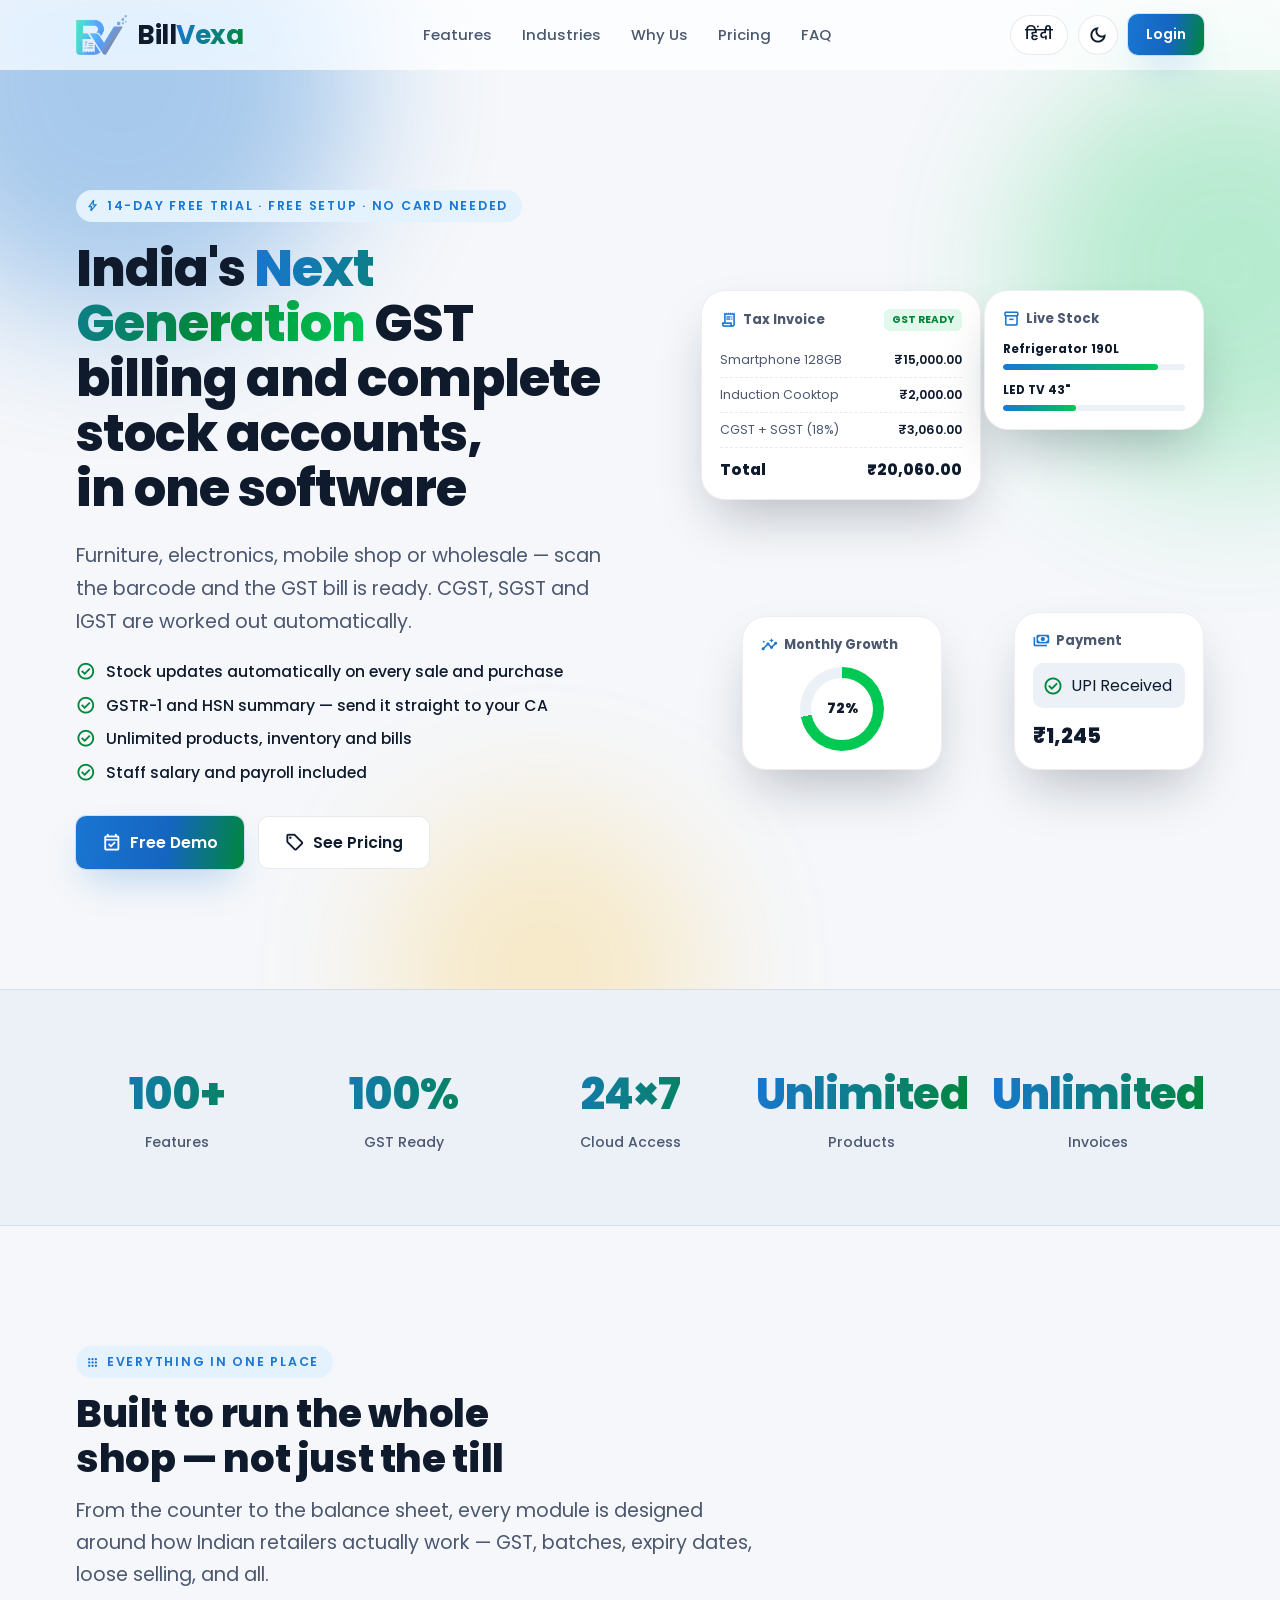
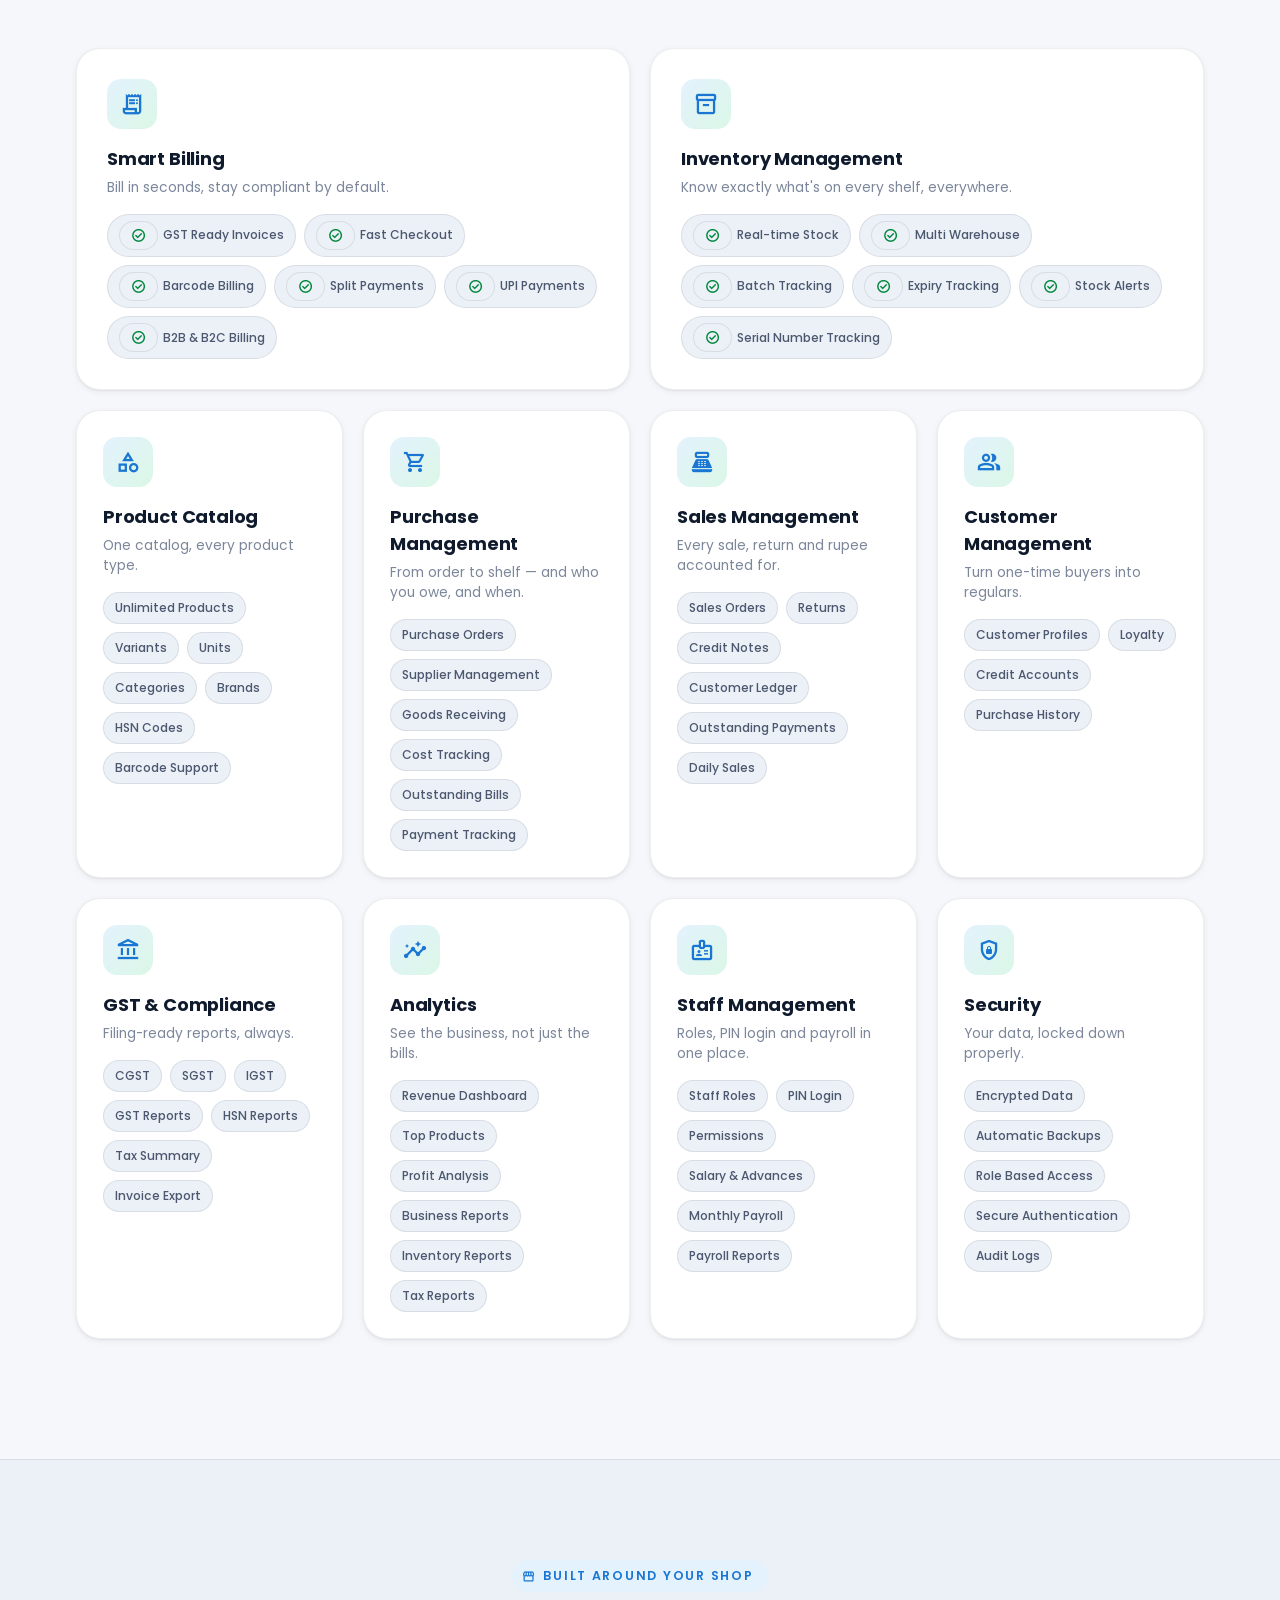
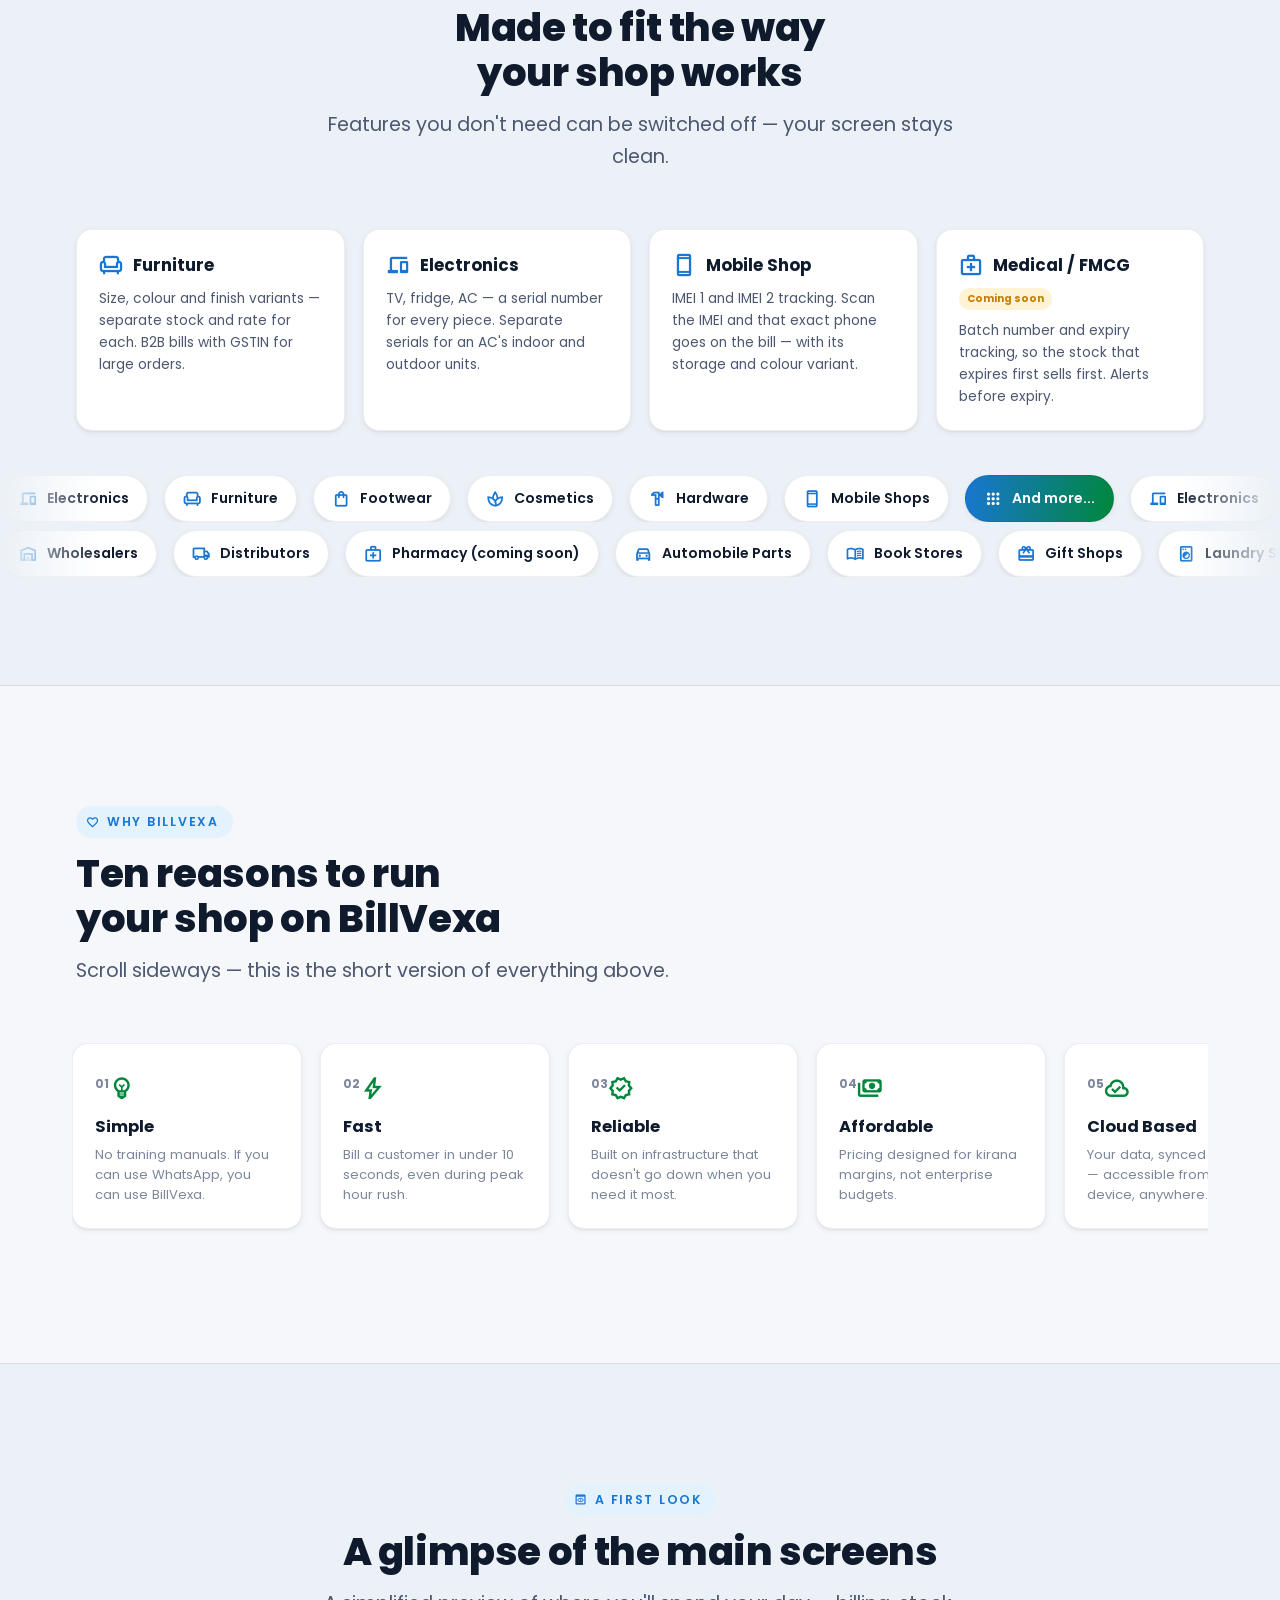
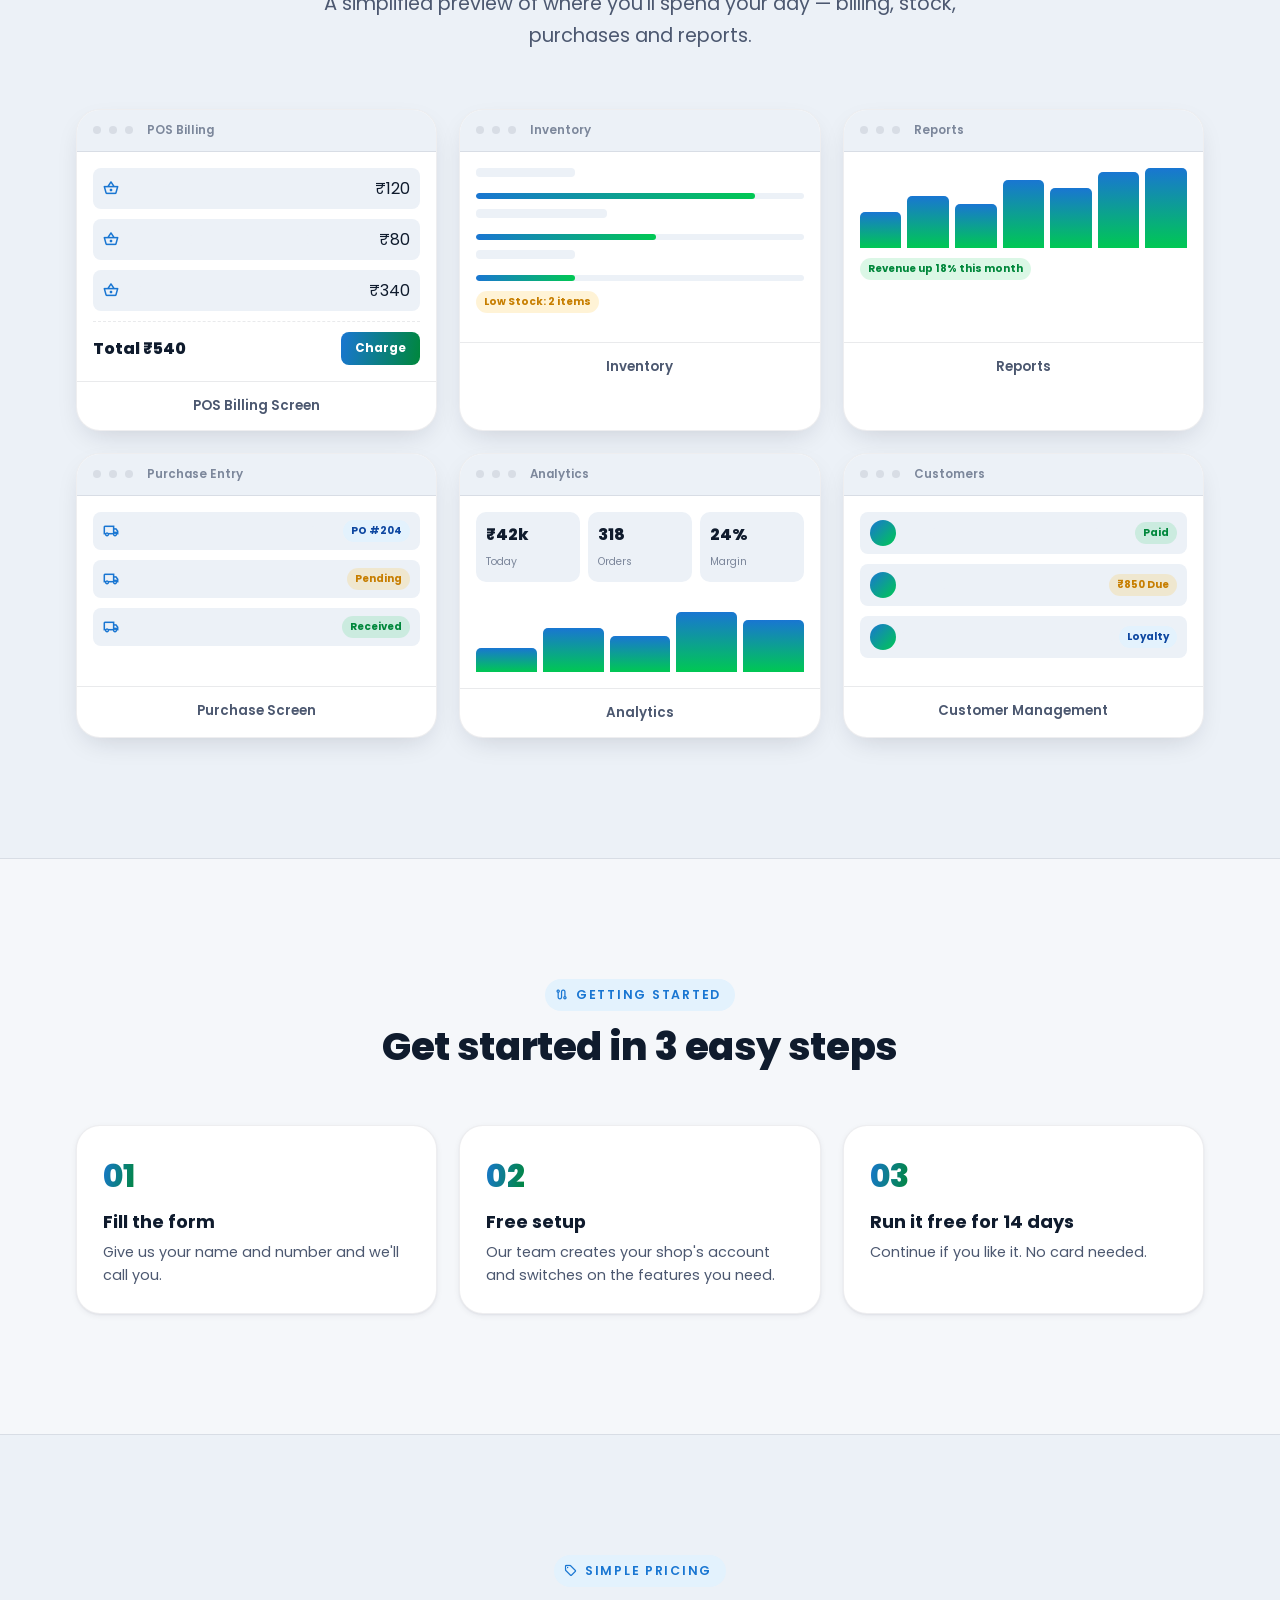
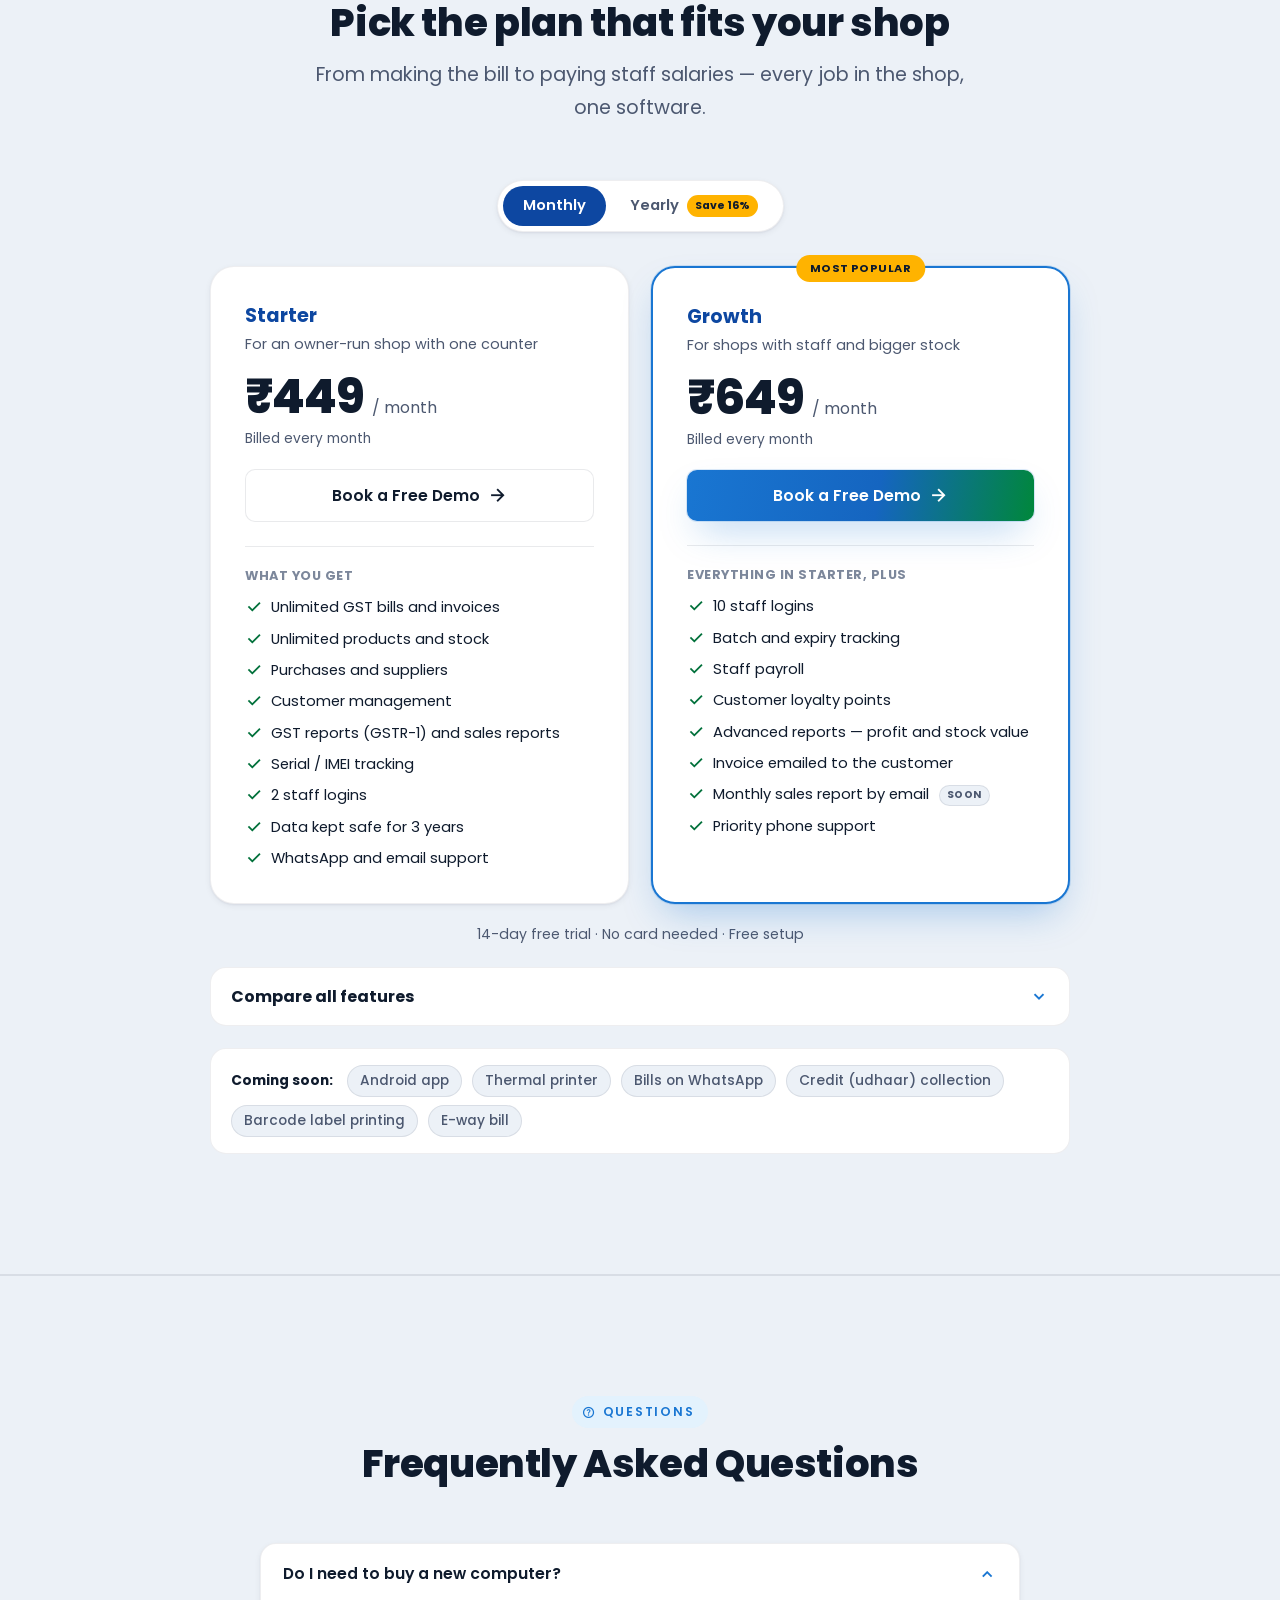
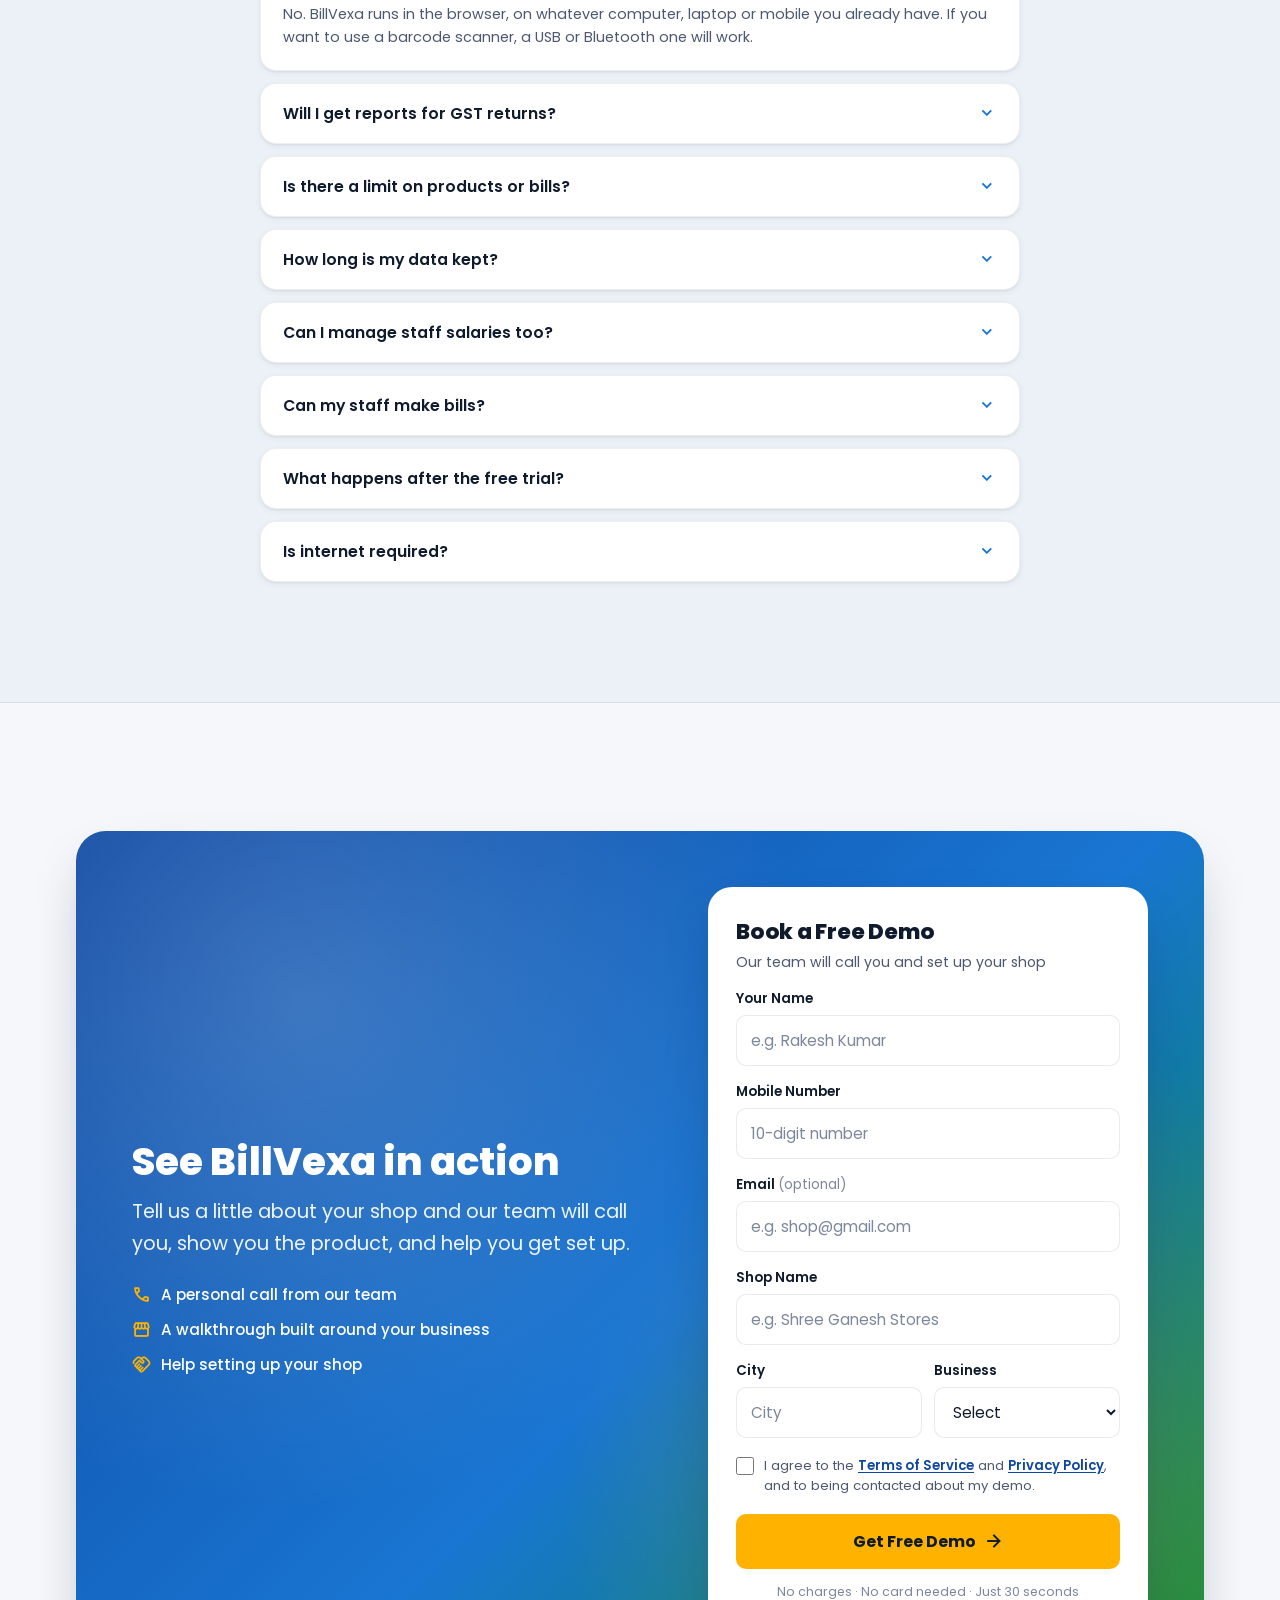
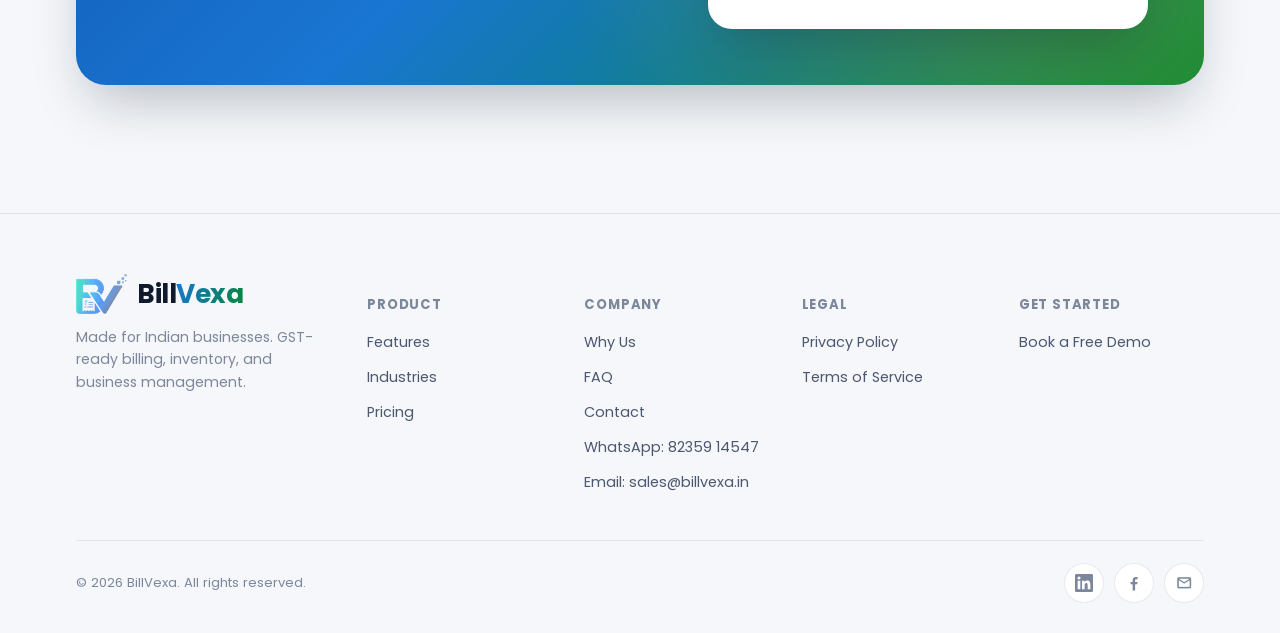
<file: index.html>
<!doctype html>
<html lang="en-IN">
<head>
<meta charset="UTF-8" />
<meta name="viewport" content="width=device-width, initial-scale=1, viewport-fit=cover" />
<title>BillVexa — Next Generation GST Billing &amp; Stock Software</title>
<meta name="description" content="Make GST bills in seconds and keep stock updated automatically. Billing, POS and inventory software for Indian shops and wholesalers. Free 14-day trial." />
<meta name="keywords" content="BillVexa, GST billing software, POS software India, inventory management, retail billing app, kirana store software, wholesale billing, GST invoice software, small business ERP India" />
<meta name="author" content="BillVexa" />
<meta name="robots" content="index, follow" />
<link rel="canonical" href="https://www.billvexa.in/" />

<!-- Open Graph -->
<meta property="og:type" content="website" />
<meta property="og:site_name" content="BillVexa" />
<meta property="og:title" content="BillVexa — Next Generation GST Billing &amp; Stock Software" />
<meta property="og:description" content="GST billing, POS and stock software for Indian shops and wholesalers. 14-day free trial and free setup." />
<meta property="og:url" content="https://www.billvexa.in/" />
<meta property="og:image" content="https://www.billvexa.in/og-image.png" />
<meta property="og:image:width" content="1200" />
<meta property="og:image:height" content="630" />
<meta property="og:image:alt" content="BillVexa — GST billing and stock software for Indian shops" />
<meta property="og:locale" content="en_IN" />

<!-- Twitter -->
<meta name="twitter:card" content="summary_large_image" />
<meta name="twitter:title" content="BillVexa — Next Generation GST Billing &amp; Stock Software" />
<meta name="twitter:description" content="GST billing, POS and stock software for Indian shops and wholesalers. 14-day free trial and free setup." />
<meta name="twitter:image" content="https://www.billvexa.in/og-image.png" />

<!-- Favicons: .ico for older browsers, SVG for modern ones, PNG for iPhone home screens -->
<link rel="icon" href="favicon.ico" sizes="48x48" />
<link rel="icon" type="image/svg+xml" href="favicon.svg" />
<link rel="apple-touch-icon" href="apple-touch-icon.png" />

<!-- Fonts: Poppins (body/display) + Material Symbols (icons) -->
<link rel="preconnect" href="https://fonts.googleapis.com" />
<link rel="preconnect" href="https://fonts.gstatic.com" crossorigin />
<link href="https://fonts.googleapis.com/css2?family=Poppins:ital,wght@0,300;0,400;0,500;0,600;0,700;0,800;1,500&amp;display=swap" rel="stylesheet" />
<!-- Only the icons used on this page are downloaded. When you add a new icon,
     add its name to icon_names below (keep the list in A–Z order). -->
<link href="https://fonts.googleapis.com/css2?family=Material+Symbols+Outlined:opsz,wght,FILL,GRAD@24,500,0,0&amp;icon_names=account_balance,apps,arrow_forward,auto_awesome,badge,bolt,call,category,chair,check,check_circle,close,cloud_done,dark_mode,devices,directions_car,emoji_objects,error,event_available,expand_more,favorite,flag,group,handshake,hardware,help,info,insights,inventory_2,light_mode,local_laundry_service,local_shipping,mail,medical_services,menu,menu_book,payments,point_of_sale,preview,receipt_long,redeem,route,sell,shield_lock,shopping_bag,shopping_basket,shopping_cart,smartphone,spa,storefront,trending_up,verified,warehouse&amp;display=block" rel="stylesheet" />

<!-- Structured data -->
<script type="application/ld+json">
{
  "@context": "https://schema.org",
  "@type": "SoftwareApplication",
  "name": "BillVexa",
  "applicationCategory": "BusinessApplication",
  "applicationSubCategory": "Billing and Inventory Management Software",
  "operatingSystem": "Web",
  "description": "BillVexa is a modern GST-ready billing, POS, inventory, and business management platform built for Indian retailers, wholesalers, and SMEs.",
  "url": "https://www.billvexa.in/",
  "image": "https://www.billvexa.in/og-image.png",
  "offers": [
    {
      "@type": "Offer",
      "name": "Starter Plan — monthly",
      "price": "449",
      "priceCurrency": "INR",
      "priceSpecification": {
        "@type": "UnitPriceSpecification",
        "price": "449",
        "priceCurrency": "INR",
        "referenceQuantity": { "@type": "QuantitativeValue", "value": 1, "unitCode": "MON" }
      }
    },
    {
      "@type": "Offer",
      "name": "Starter Plan — yearly",
      "price": "4499",
      "priceCurrency": "INR",
      "priceSpecification": {
        "@type": "UnitPriceSpecification",
        "price": "4499",
        "priceCurrency": "INR",
        "referenceQuantity": { "@type": "QuantitativeValue", "value": 1, "unitCode": "ANN" }
      }
    },
    {
      "@type": "Offer",
      "name": "Growth Plan — monthly",
      "price": "649",
      "priceCurrency": "INR",
      "priceSpecification": {
        "@type": "UnitPriceSpecification",
        "price": "649",
        "priceCurrency": "INR",
        "referenceQuantity": { "@type": "QuantitativeValue", "value": 1, "unitCode": "MON" }
      }
    },
    {
      "@type": "Offer",
      "name": "Growth Plan — yearly",
      "price": "6499",
      "priceCurrency": "INR",
      "priceSpecification": {
        "@type": "UnitPriceSpecification",
        "price": "6499",
        "priceCurrency": "INR",
        "referenceQuantity": { "@type": "QuantitativeValue", "value": 1, "unitCode": "ANN" }
      }
    }
  ],
  "publisher": {
    "@type": "Organization",
    "name": "BillVexa",
    "url": "https://www.billvexa.in/",
    "sameAs": [
      "https://www.linkedin.com/company/billvexa-in/",
      "https://www.facebook.com/people/Billvexain/61592477337010/"
    ]
  },
  "areaServed": "IN",
  "inLanguage": ["en-IN", "hi-IN"]
}
</script>

<style>
/* ============================================================
   1. RESET & BASE
   ============================================================ */
*, *::before, *::after { box-sizing: border-box; }
html { scroll-behavior: smooth; }
@media (prefers-reduced-motion: reduce) {
  html { scroll-behavior: auto; }
  *, *::before, *::after { animation-duration: 0.001ms !important; animation-iteration-count: 1 !important; transition-duration: 0.001ms !important; scroll-behavior: auto !important; }
}
body { margin: 0; }
img, svg { display: block; max-width: 100%; }
ul { list-style: none; margin: 0; padding: 0; }
a { color: inherit; text-decoration: none; }
button { font: inherit; color: inherit; }
h1, h2, h3, h4, p { margin: 0; }

/* ============================================================
   2. DESIGN TOKENS — LIGHT (default) THEME
   ============================================================ */
:root {
  /* brand */
  --primary: #1976D2;
  --primary-600: #1565C0;
  --primary-700: #0D47A1;
  --primary-100: #E3F2FD;
  --secondary: #00C853;
  --secondary-700: #00873B;
  --accent: #FFB300;
  --accent-700: #C77E00;
  --danger: #C62828;
  --success-ink: #00703A;
  --info-ink: #0D47A1;

  /* surfaces & text */
  --bg: #F5F7FA;
  --bg-subtle: #ECF1F7;
  --bg-elevated: #FFFFFF;
  --card: #FFFFFF;
  --card-border: rgba(16, 24, 43, 0.07);
  --ink: #0F1B2D;
  --ink-soft: #4C5870;
  --ink-faint: #7C879B;
  --border: rgba(16, 24, 43, 0.09);
  --nav-bg: rgba(255, 255, 255, 0.72);
  --overlay-sheen: rgba(255, 255, 255, 0.5);

  /* elevation */
  --shadow-1: 0 1px 2px rgba(16,24,43,.05), 0 2px 6px rgba(16,24,43,.06);
  --shadow-2: 0 10px 28px -10px rgba(16,24,43,.18);
  --shadow-3: 0 26px 54px -14px rgba(16,24,43,.28);
  --glow-primary: 0 0 0 1px rgba(25,118,210,.16), 0 18px 38px -12px rgba(25,118,210,.35);

  /* geometry */
  --radius-sm: 10px;
  --radius-md: 16px;
  --radius-lg: 24px;
  --radius-xl: 30px;
  --container: 1224px;

  /* type */
  --font: 'Poppins', 'Segoe UI', sans-serif;
  --fs-display: clamp(2rem, 1.5rem + 2.1vw, 3.3rem);
  --fs-h2: clamp(1.7rem, 1.45rem + 1.2vw, 2.65rem);
  --fs-h3: clamp(1.2rem, 1.08rem + 0.5vw, 1.5rem);
  --fs-lead: clamp(1.05rem, 0.98rem + 0.3vw, 1.25rem);
}

[data-theme="dark"] {
  --bg: #0B1220;
  --bg-subtle: #0F1A2E;
  --bg-elevated: #101B30;
  --card: #131F37;
  --card-border: rgba(233, 238, 247, 0.08);
  --ink: #EAEFF8;
  --ink-soft: #A9B4CB;
  --ink-faint: #78859E;
  --border: rgba(233, 238, 247, 0.1);
  --nav-bg: rgba(11, 18, 32, 0.68);
  --overlay-sheen: rgba(255, 255, 255, 0.04);
  --primary-100: rgba(25,118,210,0.16);
  --danger: #FF8A80;
  --success-ink: #5BE08F;
  --info-ink: #7FB2F5;

  --shadow-1: 0 1px 2px rgba(0,0,0,.35);
  --shadow-2: 0 10px 28px -10px rgba(0,0,0,.55);
  --shadow-3: 0 26px 54px -14px rgba(0,0,0,.65);
  --glow-primary: 0 0 0 1px rgba(56,150,255,.25), 0 18px 38px -12px rgba(25,118,210,.5);
}

@media (prefers-color-scheme: dark) {
  :root:not([data-theme="light"]) {
    --bg: #0B1220;
    --bg-subtle: #0F1A2E;
    --bg-elevated: #101B30;
    --card: #131F37;
    --card-border: rgba(233, 238, 247, 0.08);
    --ink: #EAEFF8;
    --ink-soft: #A9B4CB;
    --ink-faint: #78859E;
    --border: rgba(233, 238, 247, 0.1);
    --nav-bg: rgba(11, 18, 32, 0.68);
    --overlay-sheen: rgba(255, 255, 255, 0.04);
    --primary-100: rgba(25,118,210,0.16);
    --danger: #FF8A80;
    --success-ink: #5BE08F;
    --info-ink: #7FB2F5;
    --shadow-1: 0 1px 2px rgba(0,0,0,.35);
    --shadow-2: 0 10px 28px -10px rgba(0,0,0,.55);
    --shadow-3: 0 26px 54px -14px rgba(0,0,0,.65);
    --glow-primary: 0 0 0 1px rgba(56,150,255,.25), 0 18px 38px -12px rgba(25,118,210,.5);
  }
}

/* ============================================================
   3. GLOBAL ELEMENTS
   ============================================================ */
body {
  font-family: var(--font);
  background: var(--bg);
  color: var(--ink);
  -webkit-font-smoothing: antialiased;
  overflow-x: hidden;
  transition: background-color .35s ease, color .35s ease;
}

.material-symbols-outlined {
  font-variation-settings: 'FILL' 0, 'wght' 500, 'GRAD' 0, 'opsz' 24;
  font-size: 1.25em;
  line-height: 1;
  vertical-align: middle;
}

:focus-visible {
  outline: 2.5px solid var(--primary);
  outline-offset: 3px;
  border-radius: 6px;
}

.skip-link {
  position: fixed;
  top: -60px;
  left: 12px;
  z-index: 999;
  background: var(--primary);
  color: #fff;
  padding: 10px 18px;
  border-radius: var(--radius-sm);
  transition: top .2s ease;
}
.skip-link:focus { top: 12px; }

.visually-hidden { position: absolute; left: -9999px; }
.mt-20 { margin-top: 20px; }

.container {
  width: 100%;
  max-width: var(--container);
  margin-inline: auto;
  padding-inline: clamp(20px, 5vw, 48px);
}

section { position: relative; }

.eyebrow {
  display: inline-flex;
  align-items: center;
  gap: 8px;
  font-size: .78rem;
  font-weight: 600;
  letter-spacing: .14em;
  text-transform: uppercase;
  color: var(--primary);
  background: var(--primary-100);
  padding: 7px 14px 7px 10px;
  border-radius: 999px;
}
[data-theme="dark"] .eyebrow { color: #7FB2F5; }
.eyebrow .material-symbols-outlined { font-size: 1.05em; }

.section-head {
  max-width: 680px;
  margin-bottom: clamp(32px, 5vw, 56px);
}
.section-head h2 {
  font-size: var(--fs-h2);
  font-weight: 800;
  letter-spacing: -.01em;
  line-height: 1.15;
  margin-top: 14px;
  text-wrap: balance;
}
.section-head p {
  margin-top: 14px;
  font-size: var(--fs-lead);
  color: var(--ink-soft);
  line-height: 1.65;
}
.section-head.center { margin-inline: auto; text-align: center; }
.section-head.center .eyebrow { margin-inline: auto; }

/* buttons */
.btn {
  position: relative;
  overflow: hidden;
  display: inline-flex;
  align-items: center;
  justify-content: center;
  gap: 8px;
  font-family: var(--font);
  font-weight: 600;
  font-size: .98rem;
  padding: 14px 26px;
  border-radius: var(--radius-sm);
  border: none;
  cursor: pointer;
  transition: transform .25s cubic-bezier(.2,.8,.2,1), box-shadow .25s ease, background .25s ease, border-color .25s ease;
  white-space: nowrap;
}
.btn:active { transform: translateY(1px) scale(.99); }
.btn-primary {
  color: #fff;
  background: linear-gradient(100deg, var(--primary), var(--primary-600) 55%, var(--secondary-700));
  box-shadow: var(--glow-primary);
}
.btn-primary:hover { transform: translateY(-2px); box-shadow: 0 22px 42px -14px rgba(25,118,210,.45); }
.btn-ghost {
  color: var(--ink);
  background: var(--bg-elevated);
  border: 1.5px solid var(--border);
}
.btn-ghost:hover { border-color: var(--primary); color: var(--primary); transform: translateY(-2px); }
.btn-sm { padding: 10px 18px; font-size: .88rem; }

.ripple {
  position: absolute;
  border-radius: 50%;
  background: rgba(255,255,255,.55);
  transform: scale(0);
  animation: rippleAnim .6s ease-out forwards;
  pointer-events: none;
}
.btn-ghost .ripple { background: rgba(25,118,210,.18); }
@keyframes rippleAnim { to { transform: scale(2.6); opacity: 0; } }

/* reveal-on-scroll */
.reveal { opacity: 0; transform: translateY(26px); transition: opacity .7s cubic-bezier(.2,.7,.2,1), transform .7s cubic-bezier(.2,.7,.2,1); }
.reveal.is-visible { opacity: 1; transform: none; }
.reveal-stagger.is-visible > * { transition-delay: calc(var(--i, 0) * 70ms); }
@media (prefers-reduced-motion: reduce) { .reveal { opacity: 1; transform: none; } }

/* Hindi (Devanagari): letter-spacing breaks up joined letters, and the
   marks above/below the line need more room than Latin text does. */
:lang(hi) :is(h1, h2, h3, h4, h5, .eyebrow, .brand, .stat-value, .price-offer, .price-now, .step-num, .btn) { letter-spacing: 0; }
:lang(hi) .hero-copy h1 { line-height: 1.28; }
:lang(hi) .section-head h2, :lang(hi) .demo-copy h2 { line-height: 1.35; }
:lang(hi) .stat-value { font-size: clamp(1.5rem, 1.2rem + 1.1vw, 2.1rem); line-height: 1.4; }

/* ============================================================
   4. NAVIGATION
   ============================================================ */
.nav {
  position: fixed;
  inset-inline: 0;
  top: 0;
  z-index: 100;
  background: var(--nav-bg);
  backdrop-filter: blur(18px) saturate(160%);
  -webkit-backdrop-filter: blur(18px) saturate(160%);
  border-bottom: 1px solid transparent;
  transition: border-color .3s ease, box-shadow .3s ease;
}
.nav.scrolled { border-color: var(--border); box-shadow: var(--shadow-1); }
.nav-inner { display: flex; align-items: center; justify-content: space-between; padding-block: 14px; }

.brand { display: flex; align-items: center; gap: 10px; font-weight: 700; font-size: 1.65rem; letter-spacing: -.02em; }
.brand-mark { height: 40px; width: auto; display: block; }
.brand-accent { background: linear-gradient(100deg, var(--primary), var(--secondary-700)); -webkit-background-clip: text; background-clip: text; color: transparent; }
@media (max-width: 620px) { .brand { font-size: 1.35rem; gap: 8px; } .brand-mark { height: 34px; } }

.nav-links { display: flex; align-items: center; gap: 30px; }
.nav-links a { font-size: .93rem; font-weight: 500; color: var(--ink-soft); transition: color .2s ease; position: relative; }
.nav-links a::after { content: ''; position: absolute; left: 0; right: 0; bottom: -6px; height: 2px; background: var(--primary); transform: scaleX(0); transition: transform .25s ease; }
.nav-links a:hover { color: var(--ink); }
.nav-links a:hover::after { transform: scaleX(1); }

.nav-actions { display: flex; align-items: center; gap: 10px; }
.icon-btn {
  width: 40px; height: 40px; border-radius: 50%;
  display: flex; align-items: center; justify-content: center;
  background: var(--bg-elevated); border: 1px solid var(--border);
  cursor: pointer; transition: border-color .2s ease, transform .2s ease, color .2s ease;
}
.icon-btn:hover { border-color: var(--primary); color: var(--primary); transform: translateY(-1px); }
#theme-toggle .icon-dark { display: none; }
[data-theme="dark"] #theme-toggle .icon-light { display: none; }
[data-theme="dark"] #theme-toggle .icon-dark { display: inline; }

.lang-btn {
  height: 40px; padding: 0 14px; border-radius: 999px;
  background: var(--bg-elevated); border: 1px solid var(--border);
  font-size: .86rem; font-weight: 600; cursor: pointer; white-space: nowrap;
  transition: border-color .2s ease, color .2s ease, transform .2s ease;
}
.lang-btn:hover { border-color: var(--primary); color: var(--primary); transform: translateY(-1px); }

.nav-burger { display: none; }

.mobile-drawer {
  position: fixed; inset: 0; z-index: 99;
  background: var(--bg);
  padding: 100px 28px 40px;
  transform: translateY(-100%);
  transition: transform .35s cubic-bezier(.2,.8,.2,1);
  display: flex; flex-direction: column; gap: 4px;
}
.mobile-drawer.open { transform: translateY(0); }
.mobile-drawer a { padding: 16px 4px; font-size: 1.15rem; font-weight: 600; border-bottom: 1px solid var(--border); }

/* ============================================================
   5. HERO
   ============================================================ */
.hero {
  position: relative;
  padding-top: clamp(140px, 18vw, 190px);
  padding-bottom: clamp(70px, 10vw, 120px);
  overflow: hidden;
}
.hero-blobs { position: absolute; inset: 0; z-index: -1; overflow: hidden; }
.blob { position: absolute; border-radius: 50%; filter: blur(70px); opacity: .35; }
.blob-1 { width: 480px; height: 480px; background: var(--primary); top: -160px; left: -120px; }
.blob-2 { width: 420px; height: 420px; background: var(--secondary); top: 60px; right: -160px; opacity: .25; }
.blob-3 { width: 320px; height: 320px; background: var(--accent); bottom: -140px; left: 30%; opacity: .2; }
[data-theme="dark"] .blob { opacity: .22; }

.hero-grid { display: grid; grid-template-columns: 1.05fr .95fr; gap: clamp(32px, 6vw, 70px); align-items: center; }

.hero-copy h1 {
  font-size: var(--fs-display);
  font-weight: 800;
  line-height: 1.08;
  letter-spacing: -.02em;
  text-wrap: balance;
  margin-top: 20px;
}
.hero-copy h1 .accent-word {
  background: linear-gradient(100deg, var(--primary), var(--secondary-700) 60%, var(--secondary));
  -webkit-background-clip: text; background-clip: text; color: transparent;
}
.hero-copy p.lead {
  margin-top: 22px;
  font-size: var(--fs-lead);
  color: var(--ink-soft);
  line-height: 1.7;
  max-width: 54ch;
}
.hero-points { margin-top: 22px; display: flex; flex-direction: column; gap: 10px; }
.hero-points li { display: flex; align-items: flex-start; gap: 10px; font-size: .98rem; font-weight: 500; line-height: 1.5; }
.hero-points .material-symbols-outlined { color: var(--secondary-700); margin-top: 2px; flex-shrink: 0; }
.hero-actions { display: flex; flex-wrap: wrap; gap: 14px; margin-top: 32px; }

.hero-trust { display: flex; align-items: center; gap: 18px; margin-top: 34px; flex-wrap: wrap; }
.trust-avatars { display: flex; }
.trust-avatars span {
  width: 34px; height: 34px; border-radius: 50%; margin-left: -10px;
  border: 2px solid var(--bg); background: linear-gradient(135deg, var(--primary-100), var(--secondary));
  display: flex; align-items: center; justify-content: center; font-size: .7rem; font-weight: 700; color: var(--primary-700);
}
.trust-avatars span:first-child { margin-left: 0; }
.hero-trust small { color: var(--ink-faint); font-size: .85rem; font-weight: 500; }

/* hero mockup stack */
.hero-visual { position: relative; height: clamp(360px, 42vw, 480px); perspective: 1400px; }
.stage {
  position: absolute; inset: 0; transform-style: preserve-3d;
  display: grid;
  grid-template-columns: 1fr 1fr;
  grid-template-rows: 1fr 1fr;
  gap: clamp(20px, 4vw, 34px);
}
.float-card {
  position: absolute;
  background: var(--card);
  border: 1px solid var(--card-border);
  border-radius: var(--radius-lg);
  box-shadow: var(--shadow-3);
  padding: 18px;
  will-change: transform;
}
.float-card .fc-head { display: flex; align-items: center; justify-content: space-between; margin-bottom: 12px; }
.float-card .fc-title { font-weight: 700; font-size: .82rem; color: var(--ink-soft); display: flex; align-items: center; gap: 6px; }
.float-card .fc-title .material-symbols-outlined { font-size: 1.05rem; color: var(--primary); }

.card-invoice { grid-column: 1; grid-row: 1; align-self: start; justify-self: start; width: min(280px, 100%); animation: floatY 7s ease-in-out infinite; }
.card-invoice .row { display: flex; justify-content: space-between; padding: 8px 0; border-bottom: 1px dashed var(--border); font-size: .78rem; color: var(--ink-soft); }
.card-invoice .row b { color: var(--ink); font-weight: 600; }
.card-invoice .total { margin-top: 10px; display: flex; justify-content: space-between; font-weight: 800; font-size: .95rem; }
.card-invoice .gst-chip { display:inline-block; font-size:.65rem; font-weight:700; color:var(--secondary-700); background:rgba(0,200,83,.12); padding:3px 8px; border-radius:6px; }

.card-analytics { grid-column: 1; grid-row: 2; align-self: end; justify-self: start; margin-left: 8%; width: min(200px, 100%); animation: floatY 8s ease-in-out infinite 1s; }
.ring { width: 84px; height: 84px; border-radius: 50%; margin-inline: auto; display: flex; align-items: center; justify-content: center; background: conic-gradient(var(--secondary) 0 72%, var(--bg-subtle) 72% 100%); }
.ring::after { content: '72%'; width: 62px; height: 62px; border-radius: 50%; background: var(--card); display: flex; align-items: center; justify-content: center; font-weight: 800; font-size: .85rem; }

.card-stock { grid-column: 2; grid-row: 1; align-self: start; justify-self: end; width: min(220px, 100%); animation: floatY 9s ease-in-out infinite .4s; }
.bar-track { height: 6px; background: var(--bg-subtle); border-radius: 4px; overflow: hidden; margin-top: 6px; }
.bar-fill { height: 100%; border-radius: 4px; background: linear-gradient(90deg, var(--primary), var(--secondary)); }
.stock-row { font-size: .74rem; color: var(--ink-soft); margin-top: 12px; }
.stock-row:first-of-type { margin-top: 4px; }
.stock-row b { color: var(--ink); }

.card-payment { grid-column: 2; grid-row: 2; align-self: end; justify-self: end; width: min(190px, 100%); animation: floatY 7.5s ease-in-out infinite .8s; }
.card-payment .pay-badge { display:flex; align-items:center; gap:8px; background: var(--bg-subtle); padding:10px; border-radius: var(--radius-sm); }
.card-payment .pay-badge .material-symbols-outlined { color: var(--secondary-700); }
.card-payment .pay-amt { margin-top:12px; font-size:1.3rem; font-weight:800; }

@keyframes floatY { 0%,100% { transform: translateY(0) rotate(var(--r, 0deg)); } 50% { transform: translateY(-14px) rotate(var(--r, 0deg)); } }
.card-invoice { --r: -2.5deg; }
.card-analytics { --r: 2deg; }
.card-stock { --r: 3deg; }
.card-payment { --r: -3deg; }

/* ============================================================
   6. STATS
   ============================================================ */
.stats { padding-block: clamp(48px, 7vw, 72px); border-top: 1px solid var(--border); border-bottom: 1px solid var(--border); background: var(--bg-subtle); }
.stats-grid { display: grid; grid-template-columns: repeat(5, 1fr); gap: 24px; text-align: center; }
.stat-value { font-size: clamp(1.9rem, 1.5rem + 1.5vw, 2.7rem); font-weight: 800; font-variant-numeric: tabular-nums; letter-spacing: -.02em; background: linear-gradient(100deg, var(--primary), var(--secondary-700)); -webkit-background-clip: text; background-clip: text; color: transparent; }
.stat-label { margin-top: 6px; font-size: .88rem; color: var(--ink-soft); font-weight: 500; }

/* ============================================================
   7. FEATURES (bento hierarchy)
   ============================================================ */
.features { padding-block: clamp(72px, 10vw, 120px); }
.bento { display: grid; grid-template-columns: repeat(4, 1fr); gap: 20px; }
.feat-card {
  grid-column: span 2;
  background: var(--card);
  border: 1px solid var(--card-border);
  border-radius: var(--radius-lg);
  padding: 26px;
  box-shadow: var(--shadow-1);
  transition: transform .3s cubic-bezier(.2,.8,.2,1), box-shadow .3s ease, border-color .3s ease;
}
.feat-card.core { grid-column: span 2; padding: 30px; }
.feat-card.support { grid-column: span 2; }
@media (min-width: 900px) {
  .feat-card.support { grid-column: span 1; }
}
.feat-card:hover { transform: translateY(-6px); box-shadow: var(--shadow-2); border-color: rgba(25,118,210,.25); }

.feat-icon {
  width: 50px; height: 50px; border-radius: 14px;
  display: flex; align-items: center; justify-content: center;
  background: linear-gradient(135deg, var(--primary-100), rgba(0,200,83,.14));
  color: var(--primary);
  margin-bottom: 16px;
}
[data-theme="dark"] .feat-icon { color: #7FB2F5; }
.feat-icon .material-symbols-outlined { font-size: 1.5rem; }

.feat-card h3 { font-size: 1.12rem; font-weight: 700; letter-spacing: -.01em; }
.feat-card > p.desc { margin-top: 6px; color: var(--ink-faint); font-size: .86rem; }

.feat-tags { display: flex; flex-wrap: wrap; gap: 8px; margin-top: 16px; }
.feat-tags span {
  font-size: .76rem; font-weight: 500; color: var(--ink-soft);
  background: var(--bg-subtle); border: 1px solid var(--border);
  padding: 6px 11px; border-radius: 999px;
  display: inline-flex; align-items: center; gap: 5px;
}
.feat-tags span .material-symbols-outlined { font-size: .95rem; color: var(--secondary-700); }

/* ============================================================
   8. INDUSTRIES (opposite-direction marquee)
   ============================================================ */
.industries { padding-block: clamp(60px, 8vw, 100px); background: var(--bg-subtle); border-top: 1px solid var(--border); border-bottom: 1px solid var(--border); overflow: hidden; }
.marquee { display: flex; gap: 16px; width: max-content; }
.marquee-row { overflow: hidden; margin-block: 8px; -webkit-mask-image: linear-gradient(90deg, transparent, #000 8%, #000 92%, transparent); mask-image: linear-gradient(90deg, transparent, #000 8%, #000 92%, transparent); }
.marquee-row .marquee { animation: scrollLeft 70s linear infinite; }
.marquee-row.reverse .marquee { animation-name: scrollRight; animation-duration: 78s; }
.marquee-row:hover .marquee { animation-play-state: paused; }
@keyframes scrollLeft { from { transform: translateX(0); } to { transform: translateX(-50%); } }
@keyframes scrollRight { from { transform: translateX(-50%); } to { transform: translateX(0); } }
@media (prefers-reduced-motion: reduce) {
  .marquee-row .marquee { animation: none; flex-wrap: wrap; width: 100%; }
}

.industry-chip {
  flex: 0 0 auto;
  display: flex; align-items: center; gap: 10px;
  background: var(--card); border: 1px solid var(--card-border);
  padding: 12px 18px; border-radius: 999px;
  box-shadow: var(--shadow-1);
  font-size: .88rem; font-weight: 600;
}
.industry-chip .material-symbols-outlined { color: var(--primary); font-size: 1.15rem; }
.industry-chip.plus { background: linear-gradient(100deg, var(--primary), var(--secondary-700)); color: #fff; }
.industry-chip.plus .material-symbols-outlined { color: #fff; }

.shop-grid { display: grid; grid-template-columns: repeat(4, 1fr); gap: 18px; margin-bottom: clamp(28px, 4vw, 44px); }
.shop-card { background: var(--card); border: 1px solid var(--card-border); border-radius: var(--radius-md); padding: 22px; box-shadow: var(--shadow-1); }
.shop-top { display: flex; align-items: center; gap: 10px; flex-wrap: wrap; }
.shop-top > .material-symbols-outlined { color: var(--primary); font-size: 1.5rem; }
.shop-top h3 { font-size: 1.05rem; font-weight: 700; }
.shop-card p { margin-top: 10px; font-size: .86rem; color: var(--ink-soft); line-height: 1.6; }

/* ============================================================
   9. WHY BILLVEXA (scroll-snap ribbon)
   ============================================================ */
.why { padding-block: clamp(72px, 10vw, 120px); }
.ribbon { display: flex; gap: 18px; overflow-x: auto; scroll-snap-type: x proximity; padding-bottom: 14px; margin: 0 -4px; padding-inline: 4px; scrollbar-width: thin; }
.ribbon::-webkit-scrollbar { height: 6px; }
.ribbon::-webkit-scrollbar-thumb { background: var(--border); border-radius: 4px; }
.why-card {
  scroll-snap-align: start;
  flex: 0 0 clamp(190px, 22vw, 230px);
  background: var(--card); border: 1px solid var(--card-border);
  border-radius: var(--radius-md); padding: 22px;
  box-shadow: var(--shadow-1);
}
.why-card .num { font-size: .75rem; font-weight: 700; color: var(--ink-faint); font-variant-numeric: tabular-nums; }
.why-card .material-symbols-outlined { color: var(--secondary-700); font-size: 1.6rem; margin-top: 10px; }
.why-card h4 { margin-top: 12px; font-size: 1.02rem; font-weight: 700; }
.why-card p { margin-top: 6px; font-size: .82rem; color: var(--ink-faint); line-height: 1.55; }

/* ============================================================
   10. SCREENSHOTS (mock product previews)
   ============================================================ */
.screens { padding-block: clamp(72px, 10vw, 120px); background: var(--bg-subtle); border-top: 1px solid var(--border); border-bottom: 1px solid var(--border); }
.screens-grid { display: grid; grid-template-columns: repeat(3, 1fr); gap: 22px; }
.mock-screen { background: var(--card); border: 1px solid var(--card-border); border-radius: var(--radius-lg); box-shadow: var(--shadow-2); overflow: hidden; }
.mock-head { display: flex; align-items: center; gap: 8px; padding: 12px 16px; border-bottom: 1px solid var(--border); background: var(--bg-subtle); }
[data-theme="dark"] .mock-head { background: rgba(255,255,255,.02); }
.mock-dot { width: 8px; height: 8px; border-radius: 50%; background: var(--border); }
.mock-head span.mock-title { margin-left: 6px; font-size: .74rem; font-weight: 600; color: var(--ink-faint); }
.mock-body { padding: 16px; min-height: 190px; display: flex; flex-direction: column; gap: 10px; }
.mock-caption { text-align: center; padding: 14px; font-size: .84rem; font-weight: 600; color: var(--ink-soft); border-top: 1px solid var(--border); }

.mock-line { height: 9px; border-radius: 4px; background: var(--bg-subtle); }
[data-theme="dark"] .mock-line { background: rgba(255,255,255,.06); }
.mw-100{width:100%}.mw-85{width:85%}.mw-70{width:70%}.mw-55{width:55%}.mw-40{width:40%}.mw-30{width:30%}

.mock-kpis { display: grid; grid-template-columns: repeat(3, 1fr); gap: 8px; }
.mock-kpi { background: var(--bg-subtle); border-radius: 10px; padding: 10px; }
[data-theme="dark"] .mock-kpi { background: rgba(255,255,255,.04); }
.mock-kpi b { display: block; font-size: 1rem; font-weight: 800; }
.mock-kpi small { font-size: .66rem; color: var(--ink-faint); }

.mock-chart { display: flex; align-items: flex-end; gap: 6px; height: 80px; }
.mock-chart i { flex: 1; border-radius: 5px 5px 0 0; background: linear-gradient(180deg, var(--primary), var(--secondary)); }
.bh-30{height:30%}.bh-45{height:45%}.bh-55{height:55%}.bh-65{height:65%}.bh-75{height:75%}.bh-85{height:85%}.bh-95{height:95%}.bh-100{height:100%}

.mock-row { display: flex; align-items: center; justify-content: space-between; padding: 8px 10px; border-radius: 8px; background: var(--bg-subtle); }
[data-theme="dark"] .mock-row { background: rgba(255,255,255,.04); }
.mock-row .material-symbols-outlined { font-size: 1rem; color: var(--primary); }
.mock-chip { font-size: .64rem; font-weight: 700; padding: 3px 8px; border-radius: 999px; }
.chip-green { background: rgba(0,200,83,.14); color: var(--secondary-700); }
.chip-amber { background: rgba(255,179,0,.16); color: var(--accent-700); }
.chip-blue { background: var(--primary-100); color: var(--primary-700); }
.self-start { align-self: flex-start; }

.mock-avatar { width: 26px; height: 26px; border-radius: 50%; background: linear-gradient(135deg, var(--primary), var(--secondary)); flex-shrink: 0; }

.mock-cart-total { margin-top: auto; display: flex; justify-content: space-between; align-items: center; padding-top: 10px; border-top: 1px dashed var(--border); font-weight: 800; }
.mock-pay-btn { background: linear-gradient(100deg, var(--primary), var(--secondary-700)); color: #fff; font-size: .74rem; font-weight: 700; padding: 8px 14px; border-radius: 8px; }

/* ============================================================
   11. HOW IT WORKS + PRICING
   ============================================================ */
.steps { padding-block: clamp(72px, 10vw, 120px); }
.steps-grid { display: grid; grid-template-columns: repeat(3, 1fr); gap: 22px; }
.step-card { background: var(--card); border: 1px solid var(--card-border); border-radius: var(--radius-lg); padding: 26px; box-shadow: var(--shadow-1); }
.step-num { font-size: 2rem; font-weight: 800; font-variant-numeric: tabular-nums; letter-spacing: -.02em; background: linear-gradient(100deg, var(--primary), var(--secondary-700)); -webkit-background-clip: text; background-clip: text; color: transparent; }
.step-card h3 { margin-top: 8px; font-size: 1.12rem; font-weight: 700; }
.step-card p { margin-top: 6px; font-size: .9rem; color: var(--ink-soft); line-height: 1.6; }

.pricing { padding-block: clamp(72px, 10vw, 120px); background: var(--bg-subtle); border-top: 1px solid var(--border); border-bottom: 1px solid var(--border); }
.bill-toggle {
  display: flex; width: max-content; max-width: 100%; margin: 0 auto 34px; padding: 5px; gap: 4px;
  background: var(--card); border: 1px solid var(--card-border); border-radius: 999px; box-shadow: var(--shadow-1);
}
.bill-toggle button {
  display: inline-flex; align-items: center; gap: 8px;
  font-family: var(--font); font-weight: 600; font-size: .92rem;
  padding: 9px 20px; border: 0; border-radius: 999px; cursor: pointer;
  background: none; color: var(--ink-soft);
  transition: background .2s ease, color .2s ease;
}
.bill-toggle button[aria-pressed="true"] { background: var(--primary-700); color: #fff; }
.bill-save { font-size: .68rem; font-weight: 700; padding: 3px 8px; border-radius: 999px; background: var(--accent); color: #0F1B2D; white-space: nowrap; }

.plans { display: grid; grid-template-columns: repeat(2, minmax(0, 1fr)); gap: 22px; max-width: 860px; margin-inline: auto; align-items: stretch; }
.plans[data-billing="monthly"] .bill-yearly,
.plans[data-billing="yearly"] .bill-monthly { display: none; }
.plan {
  position: relative; display: flex; flex-direction: column;
  background: var(--card); border: 1px solid var(--card-border); border-radius: var(--radius-lg);
  padding: clamp(24px, 3vw, 34px); box-shadow: var(--shadow-1);
}
.plan-featured { border: 2px solid var(--primary); box-shadow: var(--glow-primary); }
.plan-badge {
  position: absolute; top: -13px; left: 50%; transform: translateX(-50%);
  font-size: .7rem; font-weight: 700; letter-spacing: .04em; text-transform: uppercase; white-space: nowrap;
  padding: 5px 14px; border-radius: 999px; background: var(--accent); color: #0F1B2D;
}
.plan-name { font-size: 1.2rem; font-weight: 700; color: var(--info-ink); }
.plan-for { margin-top: 4px; font-size: .9rem; color: var(--ink-soft); }
.plan-price { margin-top: 18px; display: flex; align-items: baseline; gap: 8px; flex-wrap: wrap; }
.price-now { font-size: clamp(2.2rem, 1.9rem + 1.6vw, 3rem); font-weight: 800; letter-spacing: -.02em; line-height: 1; font-variant-numeric: tabular-nums; }
.price-per { font-size: 1rem; color: var(--ink-soft); }
.plan-sub { margin-top: 8px; min-height: 1.5em; font-size: .86rem; color: var(--ink-soft); }
.plan-sub b { font-weight: 700; color: var(--success-ink); }
.plan-cta { margin-top: 20px; width: 100%; }
.plan-list-head { margin-top: 24px; padding-top: 20px; border-top: 1px solid var(--border); font-size: .8rem; font-weight: 700; letter-spacing: .04em; text-transform: uppercase; color: var(--ink-faint); }
.plan-list { margin-top: 12px; display: grid; gap: 10px; }
.plan-list li { display: flex; align-items: flex-start; gap: 8px; font-size: .92rem; line-height: 1.45; }
.plan-list .material-symbols-outlined { color: var(--success-ink); font-size: 1.15rem; flex-shrink: 0; margin-top: 1px; }
.soon-tag { display: inline-block; margin-left: 6px; font-size: .64rem; font-weight: 700; letter-spacing: .04em; text-transform: uppercase; padding: 2px 7px; border-radius: 999px; background: var(--bg-subtle); border: 1px solid var(--border); color: var(--ink-soft); vertical-align: middle; white-space: nowrap; }
.price-note { max-width: 860px; margin: 20px auto 0; text-align: center; font-size: .88rem; color: var(--ink-soft); }

.compare { max-width: 860px; margin: 22px auto 0; background: var(--card); border: 1px solid var(--card-border); border-radius: var(--radius-md); overflow: hidden; }
.compare summary { display: flex; align-items: center; justify-content: space-between; gap: 12px; padding: 16px 20px; font-weight: 700; cursor: pointer; list-style: none; }
.compare summary::-webkit-details-marker { display: none; }
.compare summary .material-symbols-outlined { color: var(--primary); transition: transform .3s ease; }
.compare[open] summary .material-symbols-outlined { transform: rotate(180deg); }
.compare-table { width: 100%; border-collapse: collapse; font-size: .9rem; }
.compare-table th, .compare-table td { padding: 12px 20px; border-top: 1px solid var(--border); text-align: center; vertical-align: middle; }
.compare-table th[scope="row"], .compare-table thead th:first-child { text-align: left; font-weight: 500; }
.compare-table thead th { font-size: .8rem; font-weight: 700; letter-spacing: .04em; text-transform: uppercase; color: var(--ink-soft); background: var(--bg-subtle); }
.compare-table td { width: 22%; font-weight: 600; font-variant-numeric: tabular-nums; }
.compare-table .material-symbols-outlined { color: var(--success-ink); font-size: 1.2rem; vertical-align: middle; }
.cmp-no { color: var(--ink-faint); }
.soon-row {
  max-width: 860px; margin: 22px auto 0; padding: 16px 20px;
  display: flex; flex-wrap: wrap; align-items: center; gap: 8px 10px;
  background: var(--card); border: 1px solid var(--card-border); border-radius: var(--radius-md);
  font-size: .86rem;
}
.soon-row strong { font-weight: 700; margin-right: 4px; }
.soon-row span { padding: 5px 12px; border-radius: 999px; background: var(--bg-subtle); border: 1px solid var(--border); color: var(--ink-soft); font-weight: 500; }

/* ============================================================
   12. FAQ
   ============================================================ */
.faq { padding-block: clamp(72px, 10vw, 120px); background: var(--bg-subtle); border-top: 1px solid var(--border); border-bottom: 1px solid var(--border); }
.faq-list { max-width: 760px; margin-inline: auto; display: flex; flex-direction: column; gap: 12px; }
.faq-item { background: var(--card); border: 1px solid var(--card-border); border-radius: var(--radius-md); box-shadow: var(--shadow-1); overflow: hidden; }
.faq-item summary {
  list-style: none; cursor: pointer; padding: 18px 22px;
  display: flex; align-items: center; justify-content: space-between; gap: 14px;
  font-weight: 600; font-size: .98rem;
}
.faq-item summary::-webkit-details-marker { display: none; }
.faq-item summary .material-symbols-outlined { transition: transform .3s ease; color: var(--primary); flex-shrink: 0; }
.faq-item[open] summary .material-symbols-outlined { transform: rotate(180deg); }
.faq-answer { padding: 0 22px 20px; color: var(--ink-soft); font-size: .9rem; line-height: 1.65; }

/* ============================================================
   13. FREE DEMO
   ============================================================ */
.demo { padding-block: clamp(80px, 10vw, 130px); }
.demo-card {
  position: relative; overflow: hidden;
  display: grid; grid-template-columns: 1fr minmax(0, 440px); gap: clamp(28px, 5vw, 56px); align-items: center;
  border-radius: var(--radius-xl);
  padding: clamp(28px, 5vw, 56px);
  background: linear-gradient(135deg, var(--primary-700), var(--primary) 55%, var(--secondary-700));
  color: #fff; box-shadow: var(--shadow-3);
}
.demo-card::before {
  content: ''; position: absolute; inset: 0;
  background: radial-gradient(circle at 20% 20%, rgba(255,255,255,.18), transparent 45%), radial-gradient(circle at 85% 80%, rgba(255,179,0,.25), transparent 40%);
}
.demo-card > * { position: relative; }
.demo-copy h2 { font-size: var(--fs-h2); font-weight: 800; line-height: 1.15; text-wrap: balance; }
.demo-copy > p { margin-top: 12px; opacity: .92; font-size: var(--fs-lead); line-height: 1.6; }
.demo-points { margin-top: 24px; display: flex; flex-direction: column; gap: 12px; }
.demo-points li { display: flex; align-items: center; gap: 10px; font-size: .95rem; font-weight: 500; }
.demo-points .material-symbols-outlined { color: var(--accent); }

.demo-form {
  background: var(--card); color: var(--ink);
  border-radius: var(--radius-lg); padding: clamp(20px, 3vw, 28px);
  box-shadow: var(--shadow-3);
}
.demo-form h3 { font-size: 1.35rem; font-weight: 800; letter-spacing: -.01em; }
.demo-form .demo-sub { margin-top: 4px; font-size: .88rem; color: var(--ink-soft); }
.field { margin-top: 16px; display: flex; flex-direction: column; gap: 6px; min-width: 0; }
.field label { font-size: .84rem; font-weight: 600; }
.field label .optional { font-weight: 400; color: var(--ink-faint); }
.field input, .field select {
  width: 100%; min-width: 0;
  padding: 13px 14px; border-radius: var(--radius-sm); border: 1.5px solid var(--border);
  background: var(--bg-elevated); color: var(--ink); font-family: var(--font); font-size: .95rem;
  transition: border-color .2s ease, box-shadow .2s ease;
}
.field input::placeholder { color: var(--ink-faint); }
.field input:focus, .field select:focus { outline: none; border-color: var(--primary); box-shadow: 0 0 0 3px var(--primary-100); }
.field.has-error input, .field.has-error select { border-color: var(--danger); }
.field-error { font-size: .76rem; color: var(--danger); }
.field-error:empty { display: none; }
.field-row { display: grid; grid-template-columns: 1fr 1fr; gap: 12px; }

.consent { margin-top: 18px; }
.consent label { display: flex; align-items: flex-start; gap: 10px; font-size: .82rem; line-height: 1.5; color: var(--ink-soft); cursor: pointer; }
.consent input { width: 18px; height: 18px; margin: 1px 0 0; flex-shrink: 0; accent-color: var(--primary); cursor: pointer; }
.consent a { color: var(--info-ink); font-weight: 600; text-decoration: underline; text-underline-offset: 2px; }
.consent .field-error { margin-top: 6px; padding-left: 28px; }

.demo-submit {
  width: 100%; margin-top: 18px;
  display: inline-flex; align-items: center; justify-content: center; gap: 8px;
  background: var(--accent); color: #0F1B2D; font-weight: 700; font-size: 1rem;
  padding: 15px 24px; border-radius: var(--radius-sm); border: none; cursor: pointer;
  transition: transform .2s ease, box-shadow .2s ease, opacity .2s ease;
}
.demo-submit:hover { transform: translateY(-2px); box-shadow: 0 14px 28px -12px rgba(255,179,0,.7); }
.demo-submit[disabled] { opacity: .7; cursor: progress; transform: none; box-shadow: none; }

.form-status { display: none; margin-top: 14px; padding: 12px 14px; border-radius: var(--radius-sm); font-size: .86rem; line-height: 1.5; font-weight: 500; align-items: flex-start; gap: 8px; }
.form-status.show { display: flex; }
.form-status .material-symbols-outlined { flex-shrink: 0; }
.form-status.is-success { background: rgba(0,200,83,.12); color: var(--success-ink); }
.form-status.is-info { background: var(--primary-100); color: var(--info-ink); }
.form-status.is-error { background: rgba(211,47,47,.12); color: var(--danger); }

.demo-note { margin-top: 14px; text-align: center; font-size: .78rem; color: var(--ink-faint); }

/* ============================================================
   14. FOOTER
   ============================================================ */
.footer { padding-block: 60px 30px; border-top: 1px solid var(--border); }
.mobile-cta { display: none; }
.footer-grid { display: grid; grid-template-columns: 1.4fr repeat(4, 1fr); gap: 32px; }
.footer-brand p { margin-top: 12px; color: var(--ink-faint); font-size: .88rem; max-width: 30ch; line-height: 1.6; }
.footer-col h5 { font-size: .82rem; font-weight: 700; text-transform: uppercase; letter-spacing: .06em; color: var(--ink-faint); margin-bottom: 14px; }
.footer-col ul { display: flex; flex-direction: column; gap: 10px; }
.footer-col a { font-size: .9rem; color: var(--ink-soft); transition: color .2s ease; }
.footer-col a:hover { color: var(--primary); }
.footer-bottom { margin-top: 46px; padding-top: 22px; border-top: 1px solid var(--border); display: flex; flex-wrap: wrap; gap: 14px; align-items: center; justify-content: space-between; font-size: .82rem; color: var(--ink-faint); }
.footer-socials { display: flex; gap: 10px; }

/* ============================================================
   15. RESPONSIVE
   ============================================================ */
@media (max-width: 980px) {
  .nav-links { display: none; }
  .nav-burger { display: flex; }
  .hero-grid { grid-template-columns: 1fr; }
  .hero-visual { height: 380px; margin-top: 20px; }
  .stats-grid { grid-template-columns: repeat(2, 1fr); gap: 30px 16px; }
  .bento { grid-template-columns: repeat(2, 1fr); }
  .feat-card, .feat-card.core, .feat-card.support { grid-column: span 2; }
  .screens-grid { grid-template-columns: repeat(2, 1fr); }
  .footer-grid { grid-template-columns: repeat(2, 1fr); }
  .demo-card { grid-template-columns: 1fr; }
  .shop-grid { grid-template-columns: repeat(2, 1fr); }
}
@media (max-width: 620px) {
  .stats-grid { grid-template-columns: repeat(2, 1fr); }
  .screens-grid { grid-template-columns: 1fr; }
  .footer-grid { grid-template-columns: 1fr 1fr; }
  .hero-actions { flex-direction: column; align-items: stretch; }
  .hero-actions .btn { width: 100%; }
  .shop-grid, .steps-grid { grid-template-columns: 1fr; }
  .plans { grid-template-columns: 1fr; gap: 30px; }
  .plan-featured { order: -1; }
  .compare-table th, .compare-table td { padding: 10px 12px; font-size: .84rem; }
  /* the sticky bar below carries the Free Demo button on phones */
  .nav-cta { display: none; }
  .mobile-cta {
    position: fixed; inset-inline: 0; bottom: 0; z-index: 90;
    display: flex; gap: 10px; padding: 10px 14px calc(10px + env(safe-area-inset-bottom));
    background: var(--nav-bg); backdrop-filter: blur(18px) saturate(160%); -webkit-backdrop-filter: blur(18px) saturate(160%);
    border-top: 1px solid var(--border);
  }
  .mobile-cta a { display: inline-flex; align-items: center; justify-content: center; gap: 8px; padding: 13px 16px; border-radius: var(--radius-sm); font-weight: 700; font-size: .95rem; }
  .mobile-cta-wa { flex: 0 0 auto; background: var(--bg-elevated); border: 1.5px solid var(--border); color: var(--ink); }
  .mobile-cta-wa .wa-icon { color: #25D366; }
  .mobile-cta-demo { flex: 1; background: var(--accent); color: #0F1B2D; }
  .footer { padding-bottom: 96px; }
}
</style>
</head>
<body>
<a href="#main" class="skip-link">Skip to content</a>

<!-- ============================================================
     NAVIGATION
     ============================================================ -->
<header class="nav" id="nav">
  <div class="container nav-inner">
    <a href="#main" class="brand" aria-label="BillVexa home">
      <img class="brand-mark" src="logo.png" alt="" width="44" height="34" aria-hidden="true" />
      <span class="brand-name">Bill<span class="brand-accent">Vexa</span></span>
    </a>

    <nav class="nav-links" aria-label="Primary">
      <a href="#features">Features</a>
      <a href="#industries">Industries</a>
      <a href="#why">Why Us</a>
      <a href="#pricing">Pricing</a>
      <a href="#faq">FAQ</a>
    </nav>

    <div class="nav-actions">
      <button class="lang-btn" id="lang-toggle" type="button" aria-label="भाषा बदलें / Change language"><span data-no-i18n>हिंदी</span></button>
      <button class="icon-btn" id="theme-toggle" type="button" aria-label="Toggle dark mode">
        <span class="material-symbols-outlined icon-light" aria-hidden="true">dark_mode</span>
        <span class="material-symbols-outlined icon-dark" aria-hidden="true">light_mode</span>
      </button>
      <a href="https://app.billvexa.in/auth/login" class="btn btn-primary btn-sm nav-cta">Login</a>
      <button class="icon-btn nav-burger" id="burger-btn" type="button" aria-label="Open menu" aria-expanded="false" aria-controls="mobile-drawer">
        <span class="material-symbols-outlined" aria-hidden="true">menu</span>
      </button>
    </div>
  </div>
</header>

<div class="mobile-drawer" id="mobile-drawer">
  <a href="#features">Features</a>
  <a href="#industries">Industries</a>
  <a href="#why">Why Us</a>
  <a href="#pricing">Pricing</a>
  <a href="#faq">FAQ</a>
  <a href="https://wa.me/918235914547?text=Hi%20BillVexa%2C%20I%27d%20like%20to%20know%20more%20about%20your%20billing%20software." target="_blank" rel="noopener">WhatsApp: <span translate="no">82359 14547</span></a>
  <a href="mailto:sales@billvexa.in">Email: <span translate="no">sales@billvexa.in</span></a>
  <a href="https://app.billvexa.in/auth/login">Login</a>
  <a href="#demo" class="btn btn-primary mt-20">Free Demo</a>
</div>

<main id="main">

  <!-- ============================================================
       HERO
       ============================================================ -->
  <section class="hero" aria-label="Introduction">
    <div class="hero-blobs" aria-hidden="true">
      <div class="blob blob-1"></div>
      <div class="blob blob-2"></div>
      <div class="blob blob-3"></div>
    </div>
    <div class="container hero-grid">
      <div class="hero-copy reveal is-visible">
        <span class="eyebrow"><span class="material-symbols-outlined" aria-hidden="true">bolt</span>14-day free trial · Free setup · No card needed</span>
        <h1 data-i18n-html="hero.title">India's <span class="accent-word">Next Generation</span> GST billing and complete stock accounts, in one software</h1>
        <p class="lead">Furniture, electronics, mobile shop or wholesale — scan the barcode and the GST bill is ready. CGST, SGST and IGST are worked out automatically.</p>
        <ul class="hero-points">
          <li><span class="material-symbols-outlined" aria-hidden="true">check_circle</span><span>Stock updates automatically on every sale and purchase</span></li>
          <li><span class="material-symbols-outlined" aria-hidden="true">check_circle</span><span>GSTR-1 and HSN summary — send it straight to your CA</span></li>
          <li><span class="material-symbols-outlined" aria-hidden="true">check_circle</span><span>Unlimited products, inventory and bills</span></li>
          <li><span class="material-symbols-outlined" aria-hidden="true">check_circle</span><span>Staff salary and payroll included</span></li>
        </ul>
        <div class="hero-actions">
          <a href="#demo" class="btn btn-primary" data-ripple>
            <span class="material-symbols-outlined" aria-hidden="true">event_available</span>
            Free Demo
          </a>
          <a href="#pricing" class="btn btn-ghost" data-ripple>
            <span class="material-symbols-outlined" aria-hidden="true">sell</span>
            See Pricing
          </a>
        </div>
      </div>

      <div class="hero-visual reveal is-visible" aria-hidden="true">
        <div class="stage">
          <div class="float-card card-invoice">
            <div class="fc-head">
              <span class="fc-title"><span class="material-symbols-outlined" aria-hidden="true">receipt_long</span>Tax Invoice</span>
              <span class="gst-chip">GST READY</span>
            </div>
            <div class="row"><span>Smartphone 128GB</span><b>₹15,000.00</b></div>
            <div class="row"><span>Induction Cooktop</span><b>₹2,000.00</b></div>
            <div class="row"><span>CGST + SGST (18%)</span><b>₹3,060.00</b></div>
            <div class="total"><span>Total</span><span>₹20,060.00</span></div>
          </div>

          <div class="float-card card-analytics">
            <div class="fc-head"><span class="fc-title"><span class="material-symbols-outlined" aria-hidden="true">insights</span>Monthly Growth</span></div>
            <div class="ring"></div>
          </div>

          <div class="float-card card-stock">
            <div class="fc-head"><span class="fc-title"><span class="material-symbols-outlined" aria-hidden="true">inventory_2</span>Live Stock</span></div>
            <div class="stock-row"><b>Refrigerator 190L</b></div>
            <div class="bar-track"><div class="bar-fill mw-85"></div></div>
            <div class="stock-row"><b>LED TV 43"</b></div>
            <div class="bar-track"><div class="bar-fill mw-40"></div></div>
          </div>

          <div class="float-card card-payment">
            <div class="fc-head"><span class="fc-title"><span class="material-symbols-outlined" aria-hidden="true">payments</span>Payment</span></div>
            <div class="pay-badge"><span class="material-symbols-outlined" aria-hidden="true">check_circle</span>UPI Received</div>
            <div class="pay-amt">₹1,245</div>
          </div>
        </div>
      </div>
    </div>
  </section>

  <!-- ============================================================
       STATS
       ============================================================ -->
  <section class="stats" aria-label="Platform highlights">
    <div class="container stats-grid">
      <div class="reveal">
        <div class="stat-value" data-counter data-target="100" data-suffix="+">0</div>
        <div class="stat-label">Features</div>
      </div>
      <div class="reveal">
        <div class="stat-value" data-counter data-target="100" data-suffix="%">0</div>
        <div class="stat-label">GST Ready</div>
      </div>
      <div class="reveal">
        <div class="stat-value">24×7</div>
        <div class="stat-label">Cloud Access</div>
      </div>
      <div class="reveal">
        <div class="stat-value">Unlimited</div>
        <div class="stat-label">Products</div>
      </div>
      <div class="reveal">
        <div class="stat-value">Unlimited</div>
        <div class="stat-label">Invoices</div>
      </div>
    </div>
  </section>

  <!-- ============================================================
       FEATURES — bento hierarchy: core modules get bigger cards
       ============================================================ -->
  <section class="features" id="features" aria-label="Features">
    <div class="container">
      <div class="section-head reveal">
        <span class="eyebrow"><span class="material-symbols-outlined" aria-hidden="true">apps</span>Everything In One Place</span>
        <h2>Built to run the whole shop — not just the till</h2>
        <p>From the counter to the balance sheet, every module is designed around how Indian retailers actually work — GST, batches, expiry dates, loose selling, and all.</p>
      </div>

      <div class="bento reveal-stagger">
        <!-- core modules -->
        <article class="feat-card core">
          <div class="feat-icon"><span class="material-symbols-outlined" aria-hidden="true">receipt_long</span></div>
          <h3>Smart Billing</h3>
          <p class="desc">Bill in seconds, stay compliant by default.</p>
          <div class="feat-tags">
            <span><span class="material-symbols-outlined" aria-hidden="true">check_circle</span>GST Ready Invoices</span>
            <span><span class="material-symbols-outlined" aria-hidden="true">check_circle</span>Fast Checkout</span>
            <span><span class="material-symbols-outlined" aria-hidden="true">check_circle</span>Barcode Billing</span>
            <span><span class="material-symbols-outlined" aria-hidden="true">check_circle</span>Split Payments</span>
            <span><span class="material-symbols-outlined" aria-hidden="true">check_circle</span>UPI Payments</span>
            <span><span class="material-symbols-outlined" aria-hidden="true">check_circle</span>B2B &amp; B2C Billing</span>
          </div>
        </article>

        <article class="feat-card core">
          <div class="feat-icon"><span class="material-symbols-outlined" aria-hidden="true">inventory_2</span></div>
          <h3>Inventory Management</h3>
          <p class="desc">Know exactly what's on every shelf, everywhere.</p>
          <div class="feat-tags">
            <span><span class="material-symbols-outlined" aria-hidden="true">check_circle</span>Real-time Stock</span>
            <span><span class="material-symbols-outlined" aria-hidden="true">check_circle</span>Multi Warehouse</span>
            <span><span class="material-symbols-outlined" aria-hidden="true">check_circle</span>Batch Tracking</span>
            <span><span class="material-symbols-outlined" aria-hidden="true">check_circle</span>Expiry Tracking</span>
            <span><span class="material-symbols-outlined" aria-hidden="true">check_circle</span>Stock Alerts</span>
            <span><span class="material-symbols-outlined" aria-hidden="true">check_circle</span>Serial Number Tracking</span>
          </div>
        </article>

        <!-- supporting modules -->
        <article class="feat-card support">
          <div class="feat-icon"><span class="material-symbols-outlined" aria-hidden="true">category</span></div>
          <h3>Product Catalog</h3>
          <p class="desc">One catalog, every product type.</p>
          <div class="feat-tags">
            <span>Unlimited Products</span><span>Variants</span><span>Units</span><span>Categories</span><span>Brands</span><span>HSN Codes</span><span>Barcode Support</span>
          </div>
        </article>

        <article class="feat-card support">
          <div class="feat-icon"><span class="material-symbols-outlined" aria-hidden="true">shopping_cart</span></div>
          <h3>Purchase Management</h3>
          <p class="desc">From order to shelf — and who you owe, and when.</p>
          <div class="feat-tags">
            <span>Purchase Orders</span><span>Supplier Management</span><span>Goods Receiving</span><span>Cost Tracking</span><span>Outstanding Bills</span><span>Payment Tracking</span>
          </div>
        </article>

        <article class="feat-card support">
          <div class="feat-icon"><span class="material-symbols-outlined" aria-hidden="true">point_of_sale</span></div>
          <h3>Sales Management</h3>
          <p class="desc">Every sale, return and rupee accounted for.</p>
          <div class="feat-tags">
            <span>Sales Orders</span><span>Returns</span><span>Credit Notes</span><span>Customer Ledger</span><span>Outstanding Payments</span><span>Daily Sales</span>
          </div>
        </article>

        <article class="feat-card support">
          <div class="feat-icon"><span class="material-symbols-outlined" aria-hidden="true">group</span></div>
          <h3>Customer Management</h3>
          <p class="desc">Turn one-time buyers into regulars.</p>
          <div class="feat-tags">
            <span>Customer Profiles</span><span>Loyalty</span><span>Credit Accounts</span><span>Purchase History</span>
          </div>
        </article>

        <article class="feat-card support">
          <div class="feat-icon"><span class="material-symbols-outlined" aria-hidden="true">account_balance</span></div>
          <h3>GST &amp; Compliance</h3>
          <p class="desc">Filing-ready reports, always.</p>
          <div class="feat-tags">
            <span>CGST</span><span>SGST</span><span>IGST</span><span>GST Reports</span><span>HSN Reports</span><span>Tax Summary</span><span>Invoice Export</span>
          </div>
        </article>

        <article class="feat-card support">
          <div class="feat-icon"><span class="material-symbols-outlined" aria-hidden="true">insights</span></div>
          <h3>Analytics</h3>
          <p class="desc">See the business, not just the bills.</p>
          <div class="feat-tags">
            <span>Revenue Dashboard</span><span>Top Products</span><span>Profit Analysis</span><span>Business Reports</span><span>Inventory Reports</span><span>Tax Reports</span>
          </div>
        </article>

        <article class="feat-card support">
          <div class="feat-icon"><span class="material-symbols-outlined" aria-hidden="true">badge</span></div>
          <h3>Staff Management</h3>
          <p class="desc">Roles, PIN login and payroll in one place.</p>
          <div class="feat-tags">
            <span>Staff Roles</span><span>PIN Login</span><span>Permissions</span><span>Salary &amp; Advances</span><span>Monthly Payroll</span><span>Payroll Reports</span>
          </div>
        </article>

        <article class="feat-card support">
          <div class="feat-icon"><span class="material-symbols-outlined" aria-hidden="true">shield_lock</span></div>
          <h3>Security</h3>
          <p class="desc">Your data, locked down properly.</p>
          <div class="feat-tags">
            <span>Encrypted Data</span><span>Automatic Backups</span><span>Role Based Access</span><span>Secure Authentication</span><span>Audit Logs</span>
          </div>
        </article>
      </div>
    </div>
  </section>

  <!-- ============================================================
       INDUSTRIES — two-row marquee scrolling opposite directions
       ============================================================ -->
  <section class="industries" id="industries" aria-label="Industries supported">
    <div class="container">
      <div class="section-head center reveal">
        <span class="eyebrow"><span class="material-symbols-outlined" aria-hidden="true">storefront</span>Built Around Your Shop</span>
        <h2>Made to fit the way your shop works</h2>
        <p>Features you don't need can be switched off — your screen stays clean.</p>
      </div>

      <div class="shop-grid reveal-stagger">
        <article class="shop-card">
          <div class="shop-top"><span class="material-symbols-outlined" aria-hidden="true">chair</span><h3>Furniture</h3></div>
          <p>Size, colour and finish variants — separate stock and rate for each. B2B bills with GSTIN for large orders.</p>
        </article>
        <article class="shop-card">
          <div class="shop-top"><span class="material-symbols-outlined" aria-hidden="true">devices</span><h3>Electronics</h3></div>
          <p>TV, fridge, AC — a serial number for every piece. Separate serials for an AC's indoor and outdoor units.</p>
        </article>
        <article class="shop-card">
          <div class="shop-top"><span class="material-symbols-outlined" aria-hidden="true">smartphone</span><h3>Mobile Shop</h3></div>
          <p>IMEI 1 and IMEI 2 tracking. Scan the IMEI and that exact phone goes on the bill — with its storage and colour variant.</p>
        </article>
        <article class="shop-card">
          <div class="shop-top"><span class="material-symbols-outlined" aria-hidden="true">medical_services</span><h3>Medical / FMCG</h3><span class="mock-chip chip-amber">Coming soon</span></div>
          <p>Batch number and expiry tracking, so the stock that expires first sells first. Alerts before expiry.</p>
        </article>
      </div>
    </div>

    <div class="marquee-row" aria-hidden="true">
      <div class="marquee">
        <!-- one set of chips, repeated 4x for a seamless loop on wide screens -->
        <span class="industry-chip"><span class="material-symbols-outlined">devices</span>Electronics</span>
        <span class="industry-chip"><span class="material-symbols-outlined">chair</span>Furniture</span>
        <span class="industry-chip"><span class="material-symbols-outlined">shopping_bag</span>Footwear</span>
        <span class="industry-chip"><span class="material-symbols-outlined">spa</span>Cosmetics</span>
        <span class="industry-chip"><span class="material-symbols-outlined">hardware</span>Hardware</span>
        <span class="industry-chip"><span class="material-symbols-outlined">smartphone</span>Mobile Shops</span>
        <span class="industry-chip plus"><span class="material-symbols-outlined">apps</span>And more...</span>
        <span class="industry-chip"><span class="material-symbols-outlined">devices</span>Electronics</span>
        <span class="industry-chip"><span class="material-symbols-outlined">chair</span>Furniture</span>
        <span class="industry-chip"><span class="material-symbols-outlined">shopping_bag</span>Footwear</span>
        <span class="industry-chip"><span class="material-symbols-outlined">spa</span>Cosmetics</span>
        <span class="industry-chip"><span class="material-symbols-outlined">hardware</span>Hardware</span>
        <span class="industry-chip"><span class="material-symbols-outlined">smartphone</span>Mobile Shops</span>
        <span class="industry-chip plus"><span class="material-symbols-outlined">apps</span>And more...</span>
        <span class="industry-chip"><span class="material-symbols-outlined">devices</span>Electronics</span>
        <span class="industry-chip"><span class="material-symbols-outlined">chair</span>Furniture</span>
        <span class="industry-chip"><span class="material-symbols-outlined">shopping_bag</span>Footwear</span>
        <span class="industry-chip"><span class="material-symbols-outlined">spa</span>Cosmetics</span>
        <span class="industry-chip"><span class="material-symbols-outlined">hardware</span>Hardware</span>
        <span class="industry-chip"><span class="material-symbols-outlined">smartphone</span>Mobile Shops</span>
        <span class="industry-chip plus"><span class="material-symbols-outlined">apps</span>And more...</span>
        <span class="industry-chip"><span class="material-symbols-outlined">devices</span>Electronics</span>
        <span class="industry-chip"><span class="material-symbols-outlined">chair</span>Furniture</span>
        <span class="industry-chip"><span class="material-symbols-outlined">shopping_bag</span>Footwear</span>
        <span class="industry-chip"><span class="material-symbols-outlined">spa</span>Cosmetics</span>
        <span class="industry-chip"><span class="material-symbols-outlined">hardware</span>Hardware</span>
        <span class="industry-chip"><span class="material-symbols-outlined">smartphone</span>Mobile Shops</span>
        <span class="industry-chip plus"><span class="material-symbols-outlined">apps</span>And more...</span>
      </div>
    </div>

    <div class="marquee-row reverse" aria-hidden="true">
      <div class="marquee">
        <!-- one set of chips, repeated 4x for a seamless loop on wide screens -->
        <span class="industry-chip"><span class="material-symbols-outlined">warehouse</span>Wholesalers</span>
        <span class="industry-chip"><span class="material-symbols-outlined">local_shipping</span>Distributors</span>
        <span class="industry-chip"><span class="material-symbols-outlined">medical_services</span>Pharmacy (coming soon)</span>
        <span class="industry-chip"><span class="material-symbols-outlined">directions_car</span>Automobile Parts</span>
        <span class="industry-chip"><span class="material-symbols-outlined">menu_book</span>Book Stores</span>
        <span class="industry-chip"><span class="material-symbols-outlined">redeem</span>Gift Shops</span>
        <span class="industry-chip"><span class="material-symbols-outlined">local_laundry_service</span>Laundry Shops</span>
        <span class="industry-chip"><span class="material-symbols-outlined">warehouse</span>Wholesalers</span>
        <span class="industry-chip"><span class="material-symbols-outlined">local_shipping</span>Distributors</span>
        <span class="industry-chip"><span class="material-symbols-outlined">medical_services</span>Pharmacy (coming soon)</span>
        <span class="industry-chip"><span class="material-symbols-outlined">directions_car</span>Automobile Parts</span>
        <span class="industry-chip"><span class="material-symbols-outlined">menu_book</span>Book Stores</span>
        <span class="industry-chip"><span class="material-symbols-outlined">redeem</span>Gift Shops</span>
        <span class="industry-chip"><span class="material-symbols-outlined">local_laundry_service</span>Laundry Shops</span>
        <span class="industry-chip"><span class="material-symbols-outlined">warehouse</span>Wholesalers</span>
        <span class="industry-chip"><span class="material-symbols-outlined">local_shipping</span>Distributors</span>
        <span class="industry-chip"><span class="material-symbols-outlined">medical_services</span>Pharmacy (coming soon)</span>
        <span class="industry-chip"><span class="material-symbols-outlined">directions_car</span>Automobile Parts</span>
        <span class="industry-chip"><span class="material-symbols-outlined">menu_book</span>Book Stores</span>
        <span class="industry-chip"><span class="material-symbols-outlined">redeem</span>Gift Shops</span>
        <span class="industry-chip"><span class="material-symbols-outlined">local_laundry_service</span>Laundry Shops</span>
        <span class="industry-chip"><span class="material-symbols-outlined">warehouse</span>Wholesalers</span>
        <span class="industry-chip"><span class="material-symbols-outlined">local_shipping</span>Distributors</span>
        <span class="industry-chip"><span class="material-symbols-outlined">medical_services</span>Pharmacy (coming soon)</span>
        <span class="industry-chip"><span class="material-symbols-outlined">directions_car</span>Automobile Parts</span>
        <span class="industry-chip"><span class="material-symbols-outlined">menu_book</span>Book Stores</span>
        <span class="industry-chip"><span class="material-symbols-outlined">redeem</span>Gift Shops</span>
        <span class="industry-chip"><span class="material-symbols-outlined">local_laundry_service</span>Laundry Shops</span>
      </div>
    </div>
  </section>

  <!-- ============================================================
       WHY BILLVEXA — horizontal scroll-snap ribbon
       ============================================================ -->
  <section class="why" id="why" aria-label="Why BillVexa">
    <div class="container">
      <div class="section-head reveal">
        <span class="eyebrow"><span class="material-symbols-outlined" aria-hidden="true">favorite</span>Why BillVexa</span>
        <h2>Ten reasons to run your shop on BillVexa</h2>
        <p>Scroll sideways — this is the short version of everything above.</p>
      </div>

      <div class="ribbon reveal">
        <div class="why-card"><span class="num">01</span><span class="material-symbols-outlined" aria-hidden="true">emoji_objects</span><h4>Simple</h4><p>No training manuals. If you can use WhatsApp, you can use BillVexa.</p></div>
        <div class="why-card"><span class="num">02</span><span class="material-symbols-outlined" aria-hidden="true">bolt</span><h4>Fast</h4><p>Bill a customer in under 10 seconds, even during peak hour rush.</p></div>
        <div class="why-card"><span class="num">03</span><span class="material-symbols-outlined" aria-hidden="true">verified</span><h4>Reliable</h4><p>Built on infrastructure that doesn't go down when you need it most.</p></div>
        <div class="why-card"><span class="num">04</span><span class="material-symbols-outlined" aria-hidden="true">payments</span><h4>Affordable</h4><p>Pricing designed for kirana margins, not enterprise budgets.</p></div>
        <div class="why-card"><span class="num">05</span><span class="material-symbols-outlined" aria-hidden="true">cloud_done</span><h4>Cloud Based</h4><p>Your data, synced and safe — accessible from any device, anywhere.</p></div>
        <div class="why-card"><span class="num">06</span><span class="material-symbols-outlined" aria-hidden="true">account_balance</span><h4>GST Ready</h4><p>Compliant invoices and filing-ready reports from day one.</p></div>
        <div class="why-card"><span class="num">07</span><span class="material-symbols-outlined" aria-hidden="true">flag</span><h4>Made for India</h4><p>Loose selling, batches, expiry — built around how Indian shops actually run.</p></div>
        <div class="why-card"><span class="num">08</span><span class="material-symbols-outlined" aria-hidden="true">auto_awesome</span><h4>Modern UI</h4><p>A clean, fast interface your staff will actually enjoy using.</p></div>
        <div class="why-card"><span class="num">09</span><span class="material-symbols-outlined" aria-hidden="true">insights</span><h4>Powerful Reports</h4><p>Know your best sellers, slow movers, and margins at a glance.</p></div>
        <div class="why-card"><span class="num">10</span><span class="material-symbols-outlined" aria-hidden="true">trending_up</span><h4>Unlimited Growth</h4><p>From one counter to multi-branch — BillVexa scales with you.</p></div>
      </div>
    </div>
  </section>

  <!-- ============================================================
       SCREENSHOTS — mock product previews
       ============================================================ -->
  <section class="screens" aria-label="Product preview">
    <div class="container">
      <div class="section-head center reveal">
        <span class="eyebrow"><span class="material-symbols-outlined" aria-hidden="true">preview</span>A First Look</span>
        <h2>A glimpse of the main screens</h2>
        <p>A simplified preview of where you'll spend your day — billing, stock, purchases and reports.</p>
      </div>

      <div class="screens-grid reveal-stagger">
        <!-- POS Billing -->
        <div class="mock-screen">
          <div class="mock-head"><span class="mock-dot"></span><span class="mock-dot"></span><span class="mock-dot"></span><span class="mock-title">POS Billing</span></div>
          <div class="mock-body">
            <div class="mock-row"><span class="material-symbols-outlined" aria-hidden="true">shopping_basket</span><span class="mock-line mw-55"></span><span>₹120</span></div>
            <div class="mock-row"><span class="material-symbols-outlined" aria-hidden="true">shopping_basket</span><span class="mock-line mw-40"></span><span>₹80</span></div>
            <div class="mock-row"><span class="material-symbols-outlined" aria-hidden="true">shopping_basket</span><span class="mock-line mw-70"></span><span>₹340</span></div>
            <div class="mock-cart-total"><span>Total ₹540</span><span class="mock-pay-btn">Charge</span></div>
          </div>
          <div class="mock-caption">POS Billing Screen</div>
        </div>

        <!-- Inventory -->
        <div class="mock-screen">
          <div class="mock-head"><span class="mock-dot"></span><span class="mock-dot"></span><span class="mock-dot"></span><span class="mock-title">Inventory</span></div>
          <div class="mock-body">
            <span class="mock-line mw-30"></span>
            <div class="bar-track"><div class="bar-fill mw-85"></div></div>
            <span class="mock-line mw-40"></span>
            <div class="bar-track"><div class="bar-fill mw-55"></div></div>
            <span class="mock-line mw-30"></span>
            <div class="bar-track"><div class="bar-fill mw-30"></div></div>
            <span class="mock-chip chip-amber self-start">Low Stock: 2 items</span>
          </div>
          <div class="mock-caption">Inventory</div>
        </div>

        <!-- Reports -->
        <div class="mock-screen">
          <div class="mock-head"><span class="mock-dot"></span><span class="mock-dot"></span><span class="mock-dot"></span><span class="mock-title">Reports</span></div>
          <div class="mock-body">
            <div class="mock-chart" aria-hidden="true">
              <i class="bh-45"></i><i class="bh-65"></i><i class="bh-55"></i><i class="bh-85"></i><i class="bh-75"></i><i class="bh-95"></i><i class="bh-100"></i>
            </div>
            <span class="mock-chip chip-green self-start">Revenue up 18% this month</span>
          </div>
          <div class="mock-caption">Reports</div>
        </div>

        <!-- Purchase -->
        <div class="mock-screen">
          <div class="mock-head"><span class="mock-dot"></span><span class="mock-dot"></span><span class="mock-dot"></span><span class="mock-title">Purchase Entry</span></div>
          <div class="mock-body">
            <div class="mock-row"><span class="material-symbols-outlined" aria-hidden="true">local_shipping</span><span class="mock-line mw-55"></span><span class="mock-chip chip-blue">PO #204</span></div>
            <div class="mock-row"><span class="material-symbols-outlined" aria-hidden="true">local_shipping</span><span class="mock-line mw-40"></span><span class="mock-chip chip-amber">Pending</span></div>
            <div class="mock-row"><span class="material-symbols-outlined" aria-hidden="true">local_shipping</span><span class="mock-line mw-70"></span><span class="mock-chip chip-green">Received</span></div>
          </div>
          <div class="mock-caption">Purchase Screen</div>
        </div>

        <!-- Analytics -->
        <div class="mock-screen">
          <div class="mock-head"><span class="mock-dot"></span><span class="mock-dot"></span><span class="mock-dot"></span><span class="mock-title">Analytics</span></div>
          <div class="mock-body">
            <div class="mock-kpis">
              <div class="mock-kpi"><b>₹42k</b><small>Today</small></div>
              <div class="mock-kpi"><b>318</b><small>Orders</small></div>
              <div class="mock-kpi"><b>24%</b><small>Margin</small></div>
            </div>
            <div class="mock-chart" aria-hidden="true">
              <i class="bh-30"></i><i class="bh-55"></i><i class="bh-45"></i><i class="bh-75"></i><i class="bh-65"></i>
            </div>
          </div>
          <div class="mock-caption">Analytics</div>
        </div>

        <!-- Customer Management -->
        <div class="mock-screen">
          <div class="mock-head"><span class="mock-dot"></span><span class="mock-dot"></span><span class="mock-dot"></span><span class="mock-title">Customers</span></div>
          <div class="mock-body">
            <div class="mock-row"><span class="mock-avatar" aria-hidden="true"></span><span class="mock-line mw-55"></span><span class="mock-chip chip-green">Paid</span></div>
            <div class="mock-row"><span class="mock-avatar" aria-hidden="true"></span><span class="mock-line mw-40"></span><span class="mock-chip chip-amber">₹850 Due</span></div>
            <div class="mock-row"><span class="mock-avatar" aria-hidden="true"></span><span class="mock-line mw-70"></span><span class="mock-chip chip-blue">Loyalty</span></div>
          </div>
          <div class="mock-caption">Customer Management</div>
        </div>
      </div>
    </div>
  </section>

  <!-- ============================================================
       HOW IT WORKS
       ============================================================ -->
  <section class="steps" id="how" aria-label="How to get started">
    <div class="container">
      <div class="section-head center reveal">
        <span class="eyebrow"><span class="material-symbols-outlined" aria-hidden="true">route</span>Getting Started</span>
        <h2>Get started in 3 easy steps</h2>
      </div>

      <div class="steps-grid reveal-stagger">
        <div class="step-card">
          <span class="step-num">01</span>
          <h3>Fill the form</h3>
          <p>Give us your name and number and we'll call you.</p>
        </div>
        <div class="step-card">
          <span class="step-num">02</span>
          <h3>Free setup</h3>
          <p>Our team creates your shop's account and switches on the features you need.</p>
        </div>
        <div class="step-card">
          <span class="step-num">03</span>
          <h3>Run it free for 14 days</h3>
          <p>Continue if you like it. No card needed.</p>
        </div>
      </div>
    </div>
  </section>

  <!-- ============================================================
       PRICING
       ============================================================ -->
  <section class="pricing" id="pricing" aria-label="Pricing">
    <div class="container">
      <div class="section-head center reveal">
        <span class="eyebrow"><span class="material-symbols-outlined" aria-hidden="true">sell</span>Simple Pricing</span>
        <h2>Pick the plan that fits your shop</h2>
        <p>From making the bill to paying staff salaries — every job in the shop, one software.</p>
      </div>

      <div class="bill-toggle reveal" role="group" aria-label="Billing period">
        <button type="button" data-billing="monthly" aria-pressed="true">Monthly</button>
        <button type="button" data-billing="yearly" aria-pressed="false">Yearly<span class="bill-save">Save 16%</span></button>
      </div>

      <div class="plans reveal" id="plans" data-billing="monthly">
        <article class="plan">
          <h3 class="plan-name">Starter</h3>
          <p class="plan-for">For an owner-run shop with one counter</p>
          <div class="plan-price bill-monthly"><span class="price-now" translate="no">₹449</span><span class="price-per">/ month</span></div>
          <div class="plan-price bill-yearly"><span class="price-now" translate="no">₹4,499</span><span class="price-per">/ year</span></div>
          <p class="plan-sub bill-monthly">Billed every month</p>
          <p class="plan-sub bill-yearly"><b>Save ₹889 a year</b></p>
          <a href="#demo" class="btn btn-ghost plan-cta" data-ripple>Book a Free Demo<span class="material-symbols-outlined" aria-hidden="true">arrow_forward</span></a>
          <p class="plan-list-head">What you get</p>
          <ul class="plan-list">
            <li><span class="material-symbols-outlined" aria-hidden="true">check</span><span>Unlimited GST bills and invoices</span></li>
            <li><span class="material-symbols-outlined" aria-hidden="true">check</span><span>Unlimited products and stock</span></li>
            <li><span class="material-symbols-outlined" aria-hidden="true">check</span><span>Purchases and suppliers</span></li>
            <li><span class="material-symbols-outlined" aria-hidden="true">check</span><span>Customer management</span></li>
            <li><span class="material-symbols-outlined" aria-hidden="true">check</span><span>GST reports (GSTR-1) and sales reports</span></li>
            <li><span class="material-symbols-outlined" aria-hidden="true">check</span><span>Serial / IMEI tracking</span></li>
            <li><span class="material-symbols-outlined" aria-hidden="true">check</span><span>2 staff logins</span></li>
            <li><span class="material-symbols-outlined" aria-hidden="true">check</span><span>Data kept safe for 3 years</span></li>
            <li><span class="material-symbols-outlined" aria-hidden="true">check</span><span>WhatsApp and email support</span></li>
          </ul>
        </article>
        <article class="plan plan-featured">
          <span class="plan-badge">Most Popular</span>
          <h3 class="plan-name">Growth</h3>
          <p class="plan-for">For shops with staff and bigger stock</p>
          <div class="plan-price bill-monthly"><span class="price-now" translate="no">₹649</span><span class="price-per">/ month</span></div>
          <div class="plan-price bill-yearly"><span class="price-now" translate="no">₹6,499</span><span class="price-per">/ year</span></div>
          <p class="plan-sub bill-monthly">Billed every month</p>
          <p class="plan-sub bill-yearly"><b>Save ₹1,289 a year</b></p>
          <a href="#demo" class="btn btn-primary plan-cta" data-ripple>Book a Free Demo<span class="material-symbols-outlined" aria-hidden="true">arrow_forward</span></a>
          <p class="plan-list-head">Everything in Starter, plus</p>
          <ul class="plan-list">
            <li><span class="material-symbols-outlined" aria-hidden="true">check</span><span>10 staff logins</span></li>
            <li><span class="material-symbols-outlined" aria-hidden="true">check</span><span>Batch and expiry tracking</span></li>
            <li><span class="material-symbols-outlined" aria-hidden="true">check</span><span>Staff payroll</span></li>
            <li><span class="material-symbols-outlined" aria-hidden="true">check</span><span>Customer loyalty points</span></li>
            <li><span class="material-symbols-outlined" aria-hidden="true">check</span><span>Advanced reports — profit and stock value</span></li>
            <li><span class="material-symbols-outlined" aria-hidden="true">check</span><span>Invoice emailed to the customer</span></li>
            <li><span class="material-symbols-outlined" aria-hidden="true">check</span><span>Monthly sales report by email <span class="soon-tag">Soon</span></span></li>
            <li><span class="material-symbols-outlined" aria-hidden="true">check</span><span>Priority phone support</span></li>
          </ul>
        </article>
      </div>

      <p class="price-note reveal">14-day free trial · No card needed · Free setup</p>

      <details class="compare reveal">
        <summary><span>Compare all features</span><span class="material-symbols-outlined" aria-hidden="true">expand_more</span></summary>
        <table class="compare-table">
          <thead>
            <tr><th scope="col">Feature</th><th scope="col">Starter</th><th scope="col">Growth</th></tr>
          </thead>
          <tbody>
            <tr><th scope="row">GST bills and invoices</th><td>Unlimited</td><td>Unlimited</td></tr>
            <tr><th scope="row">Products and stock</th><td>Unlimited</td><td>Unlimited</td></tr>
            <tr><th scope="row">Purchases and suppliers</th><td><span class="material-symbols-outlined" role="img" aria-label="Included">check</span></td><td><span class="material-symbols-outlined" role="img" aria-label="Included">check</span></td></tr>
            <tr><th scope="row">Customer management</th><td><span class="material-symbols-outlined" role="img" aria-label="Included">check</span></td><td><span class="material-symbols-outlined" role="img" aria-label="Included">check</span></td></tr>
            <tr><th scope="row">GST reports (GSTR-1) and sales reports</th><td><span class="material-symbols-outlined" role="img" aria-label="Included">check</span></td><td><span class="material-symbols-outlined" role="img" aria-label="Included">check</span></td></tr>
            <tr><th scope="row">Serial / IMEI tracking</th><td><span class="material-symbols-outlined" role="img" aria-label="Included">check</span></td><td><span class="material-symbols-outlined" role="img" aria-label="Included">check</span></td></tr>
            <tr><th scope="row">Data kept safe for 3 years</th><td><span class="material-symbols-outlined" role="img" aria-label="Included">check</span></td><td><span class="material-symbols-outlined" role="img" aria-label="Included">check</span></td></tr>
            <tr><th scope="row">Staff logins</th><td><span translate="no">2</span></td><td><span translate="no">10</span></td></tr>
            <tr><th scope="row">Batch and expiry tracking</th><td><span class="cmp-no" role="img" aria-label="Not included">&mdash;</span></td><td><span class="material-symbols-outlined" role="img" aria-label="Included">check</span></td></tr>
            <tr><th scope="row">Staff payroll</th><td><span class="cmp-no" role="img" aria-label="Not included">&mdash;</span></td><td><span class="material-symbols-outlined" role="img" aria-label="Included">check</span></td></tr>
            <tr><th scope="row">Customer loyalty points</th><td><span class="cmp-no" role="img" aria-label="Not included">&mdash;</span></td><td><span class="material-symbols-outlined" role="img" aria-label="Included">check</span></td></tr>
            <tr><th scope="row">Advanced reports — profit and stock value</th><td><span class="cmp-no" role="img" aria-label="Not included">&mdash;</span></td><td><span class="material-symbols-outlined" role="img" aria-label="Included">check</span></td></tr>
            <tr><th scope="row">Invoice emailed to the customer</th><td><span class="cmp-no" role="img" aria-label="Not included">&mdash;</span></td><td><span class="material-symbols-outlined" role="img" aria-label="Included">check</span></td></tr>
            <tr><th scope="row">Monthly sales report by email <span class="soon-tag">Soon</span></th><td><span class="cmp-no" role="img" aria-label="Not included">&mdash;</span></td><td><span class="material-symbols-outlined" role="img" aria-label="Included">check</span></td></tr>
            <tr><th scope="row">Support</th><td>WhatsApp and email</td><td>Priority phone</td></tr>
          </tbody>
        </table>
      </details>

      <div class="soon-row reveal">
        <strong>Coming soon:</strong>
        <span>Android app</span><span>Thermal printer</span><span>Bills on WhatsApp</span><span>Credit (udhaar) collection</span><span>Barcode label printing</span><span>E-way bill</span>
      </div>
    </div>
  </section>

  <!-- ============================================================
       FAQ
       ============================================================ -->
  <section class="faq" id="faq" aria-label="Frequently asked questions">
    <div class="container">
      <div class="section-head center reveal">
        <span class="eyebrow"><span class="material-symbols-outlined" aria-hidden="true">help</span>Questions</span>
        <h2>Frequently Asked Questions</h2>
      </div>

      <div class="faq-list reveal">
        <details class="faq-item" open>
          <summary><span>Do I need to buy a new computer?</span><span class="material-symbols-outlined" aria-hidden="true">expand_more</span></summary>
          <div class="faq-answer">No. BillVexa runs in the browser, on whatever computer, laptop or mobile you already have. If you want to use a barcode scanner, a USB or Bluetooth one will work.</div>
        </details>
        <details class="faq-item">
          <summary><span>Will I get reports for GST returns?</span><span class="material-symbols-outlined" aria-hidden="true">expand_more</span></summary>
          <div class="faq-answer">Yes. The GSTR-1 and HSN summary can be downloaded as JSON and Excel and sent straight to your CA.</div>
        </details>
        <details class="faq-item">
          <summary><span>Is there a limit on products or bills?</span><span class="material-symbols-outlined" aria-hidden="true">expand_more</span></summary>
          <div class="faq-answer">No. Products, inventory and bills are all unlimited.</div>
        </details>
        <details class="faq-item">
          <summary><span>How long is my data kept?</span><span class="material-symbols-outlined" aria-hidden="true">expand_more</span></summary>
          <div class="faq-answer">Your data is kept safe for 3 years.</div>
        </details>
        <details class="faq-item">
          <summary><span>Can I manage staff salaries too?</span><span class="material-symbols-outlined" aria-hidden="true">expand_more</span></summary>
          <div class="faq-answer">Yes, on the Growth plan. Salary, advances, payments and the monthly payroll are built in, with reports.</div>
        </details>
        <details class="faq-item">
          <summary><span>Can my staff make bills?</span><span class="material-symbols-outlined" aria-hidden="true">expand_more</span></summary>
          <div class="faq-answer">Yes. Give each person a role — owner, manager, cashier or accountant — with its own permissions and a PIN login. Starter includes 2 staff logins and Growth includes 10.</div>
        </details>
        <details class="faq-item">
          <summary><span>What happens after the free trial?</span><span class="material-symbols-outlined" aria-hidden="true">expand_more</span></summary>
          <div class="faq-answer">If you like it, you pick Starter or Growth and continue. We don't take card details for the trial, so nothing is charged automatically.</div>
        </details>
        <details class="faq-item">
          <summary><span>Is internet required?</span><span class="material-symbols-outlined" aria-hidden="true">expand_more</span></summary>
          <div class="faq-answer">Yes. BillVexa runs in the browser, so you need an internet connection to use it.</div>
        </details>
      </div>
    </div>
  </section>

  <!-- ============================================================
       FREE DEMO
       ============================================================ -->
  <section class="demo" id="demo" aria-label="Book a free demo">
    <div class="container">
      <div class="demo-card reveal">
        <div class="demo-copy">
          <h2>See BillVexa in action</h2>
          <p>Tell us a little about your shop and our team will call you, show you the product, and help you get set up.</p>
          <ul class="demo-points">
            <li><span class="material-symbols-outlined" aria-hidden="true">call</span>A personal call from our team</li>
            <li><span class="material-symbols-outlined" aria-hidden="true">storefront</span>A walkthrough built around your business</li>
            <li><span class="material-symbols-outlined" aria-hidden="true">handshake</span>Help setting up your shop</li>
          </ul>
        </div>

        <form class="demo-form" id="demo-form" novalidate>
          <h3>Book a Free Demo</h3>
          <p class="demo-sub">Our team will call you and set up your shop</p>

          <div class="field">
            <label for="demo-name">Your Name</label>
            <input type="text" id="demo-name" name="name" placeholder="e.g. Rakesh Kumar" autocomplete="name" maxlength="150" required aria-describedby="demo-name-error" />
            <div class="field-error" data-no-i18n id="demo-name-error" role="alert"></div>
          </div>

          <div class="field">
            <label for="demo-phone">Mobile Number</label>
            <input type="tel" id="demo-phone" name="phone" placeholder="10-digit number" autocomplete="tel-national" inputmode="numeric" required aria-describedby="demo-phone-error" />
            <div class="field-error" data-no-i18n id="demo-phone-error" role="alert"></div>
          </div>

          <div class="field">
            <label for="demo-email">Email <span class="optional">(optional)</span></label>
            <input type="email" id="demo-email" name="email" placeholder="e.g. shop@gmail.com" autocomplete="email" maxlength="255" aria-describedby="demo-email-error" />
            <div class="field-error" data-no-i18n id="demo-email-error" role="alert"></div>
          </div>

          <div class="field">
            <label for="demo-shop">Shop Name</label>
            <input type="text" id="demo-shop" name="shopName" placeholder="e.g. Shree Ganesh Stores" autocomplete="organization" maxlength="200" required aria-describedby="demo-shop-error" />
            <div class="field-error" data-no-i18n id="demo-shop-error" role="alert"></div>
          </div>

          <div class="field-row">
            <div class="field">
              <label for="demo-city">City</label>
              <input type="text" id="demo-city" name="city" placeholder="City" autocomplete="address-level2" maxlength="100" required aria-describedby="demo-city-error" />
              <div class="field-error" data-no-i18n id="demo-city-error" role="alert"></div>
            </div>
            <div class="field">
              <label for="demo-business">Business</label>
              <select id="demo-business" name="businessType" required aria-describedby="demo-business-error">
                <option value="">Select</option>
                <option value="kirana">Kirana / Grocery</option>
                <option value="electronics">Electronics</option>
                <option value="furniture">Furniture</option>
                <option value="footwear">Footwear</option>
                <option value="cosmetics">Cosmetics</option>
                <option value="hardware">Hardware</option>
                <option value="books">Book Store</option>
                <option value="mobile">Mobile Shop</option>
                <option value="auto_parts">Automobile Parts</option>
                <option value="gifts">Gift Shop</option>
                <option value="laundry">Laundry Shop</option>
                <option value="wholesale">Wholesale / Distribution</option>
                <option value="pharmacy">Pharmacy (coming soon)</option>
                <option value="other">Other</option>
              </select>
              <div class="field-error" data-no-i18n id="demo-business-error" role="alert"></div>
            </div>
          </div>

          <!-- Honeypot: hidden from people, filled in by naive bots. -->
          <div class="visually-hidden" aria-hidden="true">
            <label for="demo-website">Leave this field empty</label>
            <input type="text" id="demo-website" name="website" tabindex="-1" autocomplete="off" />
          </div>

          <div class="consent">
            <label for="demo-consent">
              <input type="checkbox" id="demo-consent" name="acceptedTerms" required aria-describedby="demo-consent-error" />
              <span data-i18n-html="demo.consent">I agree to the <a href="terms.html" target="_blank" rel="noopener">Terms of Service</a> and <a href="privacy.html" target="_blank" rel="noopener">Privacy Policy</a>, and to being contacted about my demo.</span>
            </label>
            <div class="field-error" data-no-i18n id="demo-consent-error" role="alert"></div>
          </div>

          <button type="submit" class="demo-submit" id="demo-submit">
            <span id="demo-submit-label" data-no-i18n>Get Free Demo</span>
            <span class="material-symbols-outlined" aria-hidden="true">arrow_forward</span>
          </button>

          <div class="form-status" id="demo-status" role="status" aria-live="polite">
            <span class="material-symbols-outlined" id="demo-status-icon" aria-hidden="true">check_circle</span>
            <span id="demo-status-text" data-no-i18n></span>
          </div>

          <p class="demo-note">No charges · No card needed · Just 30 seconds</p>
        </form>
      </div>
    </div>
  </section>

</main>

<!-- ============================================================
     FOOTER
     ============================================================ -->
<footer class="footer">
  <div class="container">
    <div class="footer-grid">
      <div class="footer-brand">
        <a href="#main" class="brand" aria-label="BillVexa home">
          <img class="brand-mark" src="logo.png" alt="" width="44" height="34" aria-hidden="true" />
          <span class="brand-name">Bill<span class="brand-accent">Vexa</span></span>
        </a>
        <p>Made for Indian businesses. GST-ready billing, inventory, and business management.</p>
      </div>
      <div class="footer-col">
        <h5>Product</h5>
        <ul>
          <li><a href="#features">Features</a></li>
          <li><a href="#industries">Industries</a></li>
          <li><a href="#pricing">Pricing</a></li>
        </ul>
      </div>
      <div class="footer-col">
        <h5>Company</h5>
        <ul>
          <li><a href="#why">Why Us</a></li>
          <li><a href="#faq">FAQ</a></li>
          <li><a href="mailto:sales@billvexa.in">Contact</a></li>
          <li><a href="https://wa.me/918235914547?text=Hi%20BillVexa%2C%20I%27d%20like%20to%20know%20more%20about%20your%20billing%20software." target="_blank" rel="noopener">WhatsApp: <span translate="no">82359 14547</span></a></li>
          <li><a href="mailto:sales@billvexa.in">Email: <span translate="no">sales@billvexa.in</span></a></li>
        </ul>
      </div>
      <div class="footer-col">
        <h5>Legal</h5>
        <ul>
          <li><a href="privacy.html">Privacy Policy</a></li>
          <li><a href="terms.html">Terms of Service</a></li>
        </ul>
      </div>
      <div class="footer-col">
        <h5>Get Started</h5>
        <ul>
          <li><a href="#demo">Book a Free Demo</a></li>
        </ul>
      </div>
    </div>

    <div class="footer-bottom">
      <span>© 2026 BillVexa. All rights reserved.</span>
      <div class="footer-socials">
        <a href="https://www.linkedin.com/company/billvexa-in/" class="icon-btn" target="_blank" rel="noopener noreferrer" aria-label="BillVexa on LinkedIn"><svg width="18" height="18" viewBox="0 0 24 24" fill="currentColor" aria-hidden="true"><path d="M20.45 20.45h-3.56v-5.57c0-1.33-.02-3.04-1.85-3.04-1.85 0-2.14 1.45-2.14 2.94v5.67H9.35V9h3.41v1.56h.05c.48-.9 1.64-1.85 3.37-1.85 3.6 0 4.27 2.37 4.27 5.46v6.28zM5.34 7.43a2.06 2.06 0 1 1 0-4.13 2.06 2.06 0 0 1 0 4.13zM7.12 20.45H3.56V9h3.56v11.45zM22.22 0H1.77C.79 0 0 .77 0 1.73v20.54C0 23.23.79 24 1.77 24h20.45c.98 0 1.78-.77 1.78-1.73V1.73C24 .77 23.2 0 22.22 0z"/></svg></a>
        <a href="https://www.facebook.com/people/Billvexain/61592477337010/" class="icon-btn" target="_blank" rel="noopener noreferrer" aria-label="BillVexa on Facebook"><svg width="18" height="18" viewBox="0 0 24 24" fill="currentColor" aria-hidden="true"><path d="M13.5 22v-8.2h2.75l.41-3.2H13.5V8.56c0-.93.26-1.56 1.59-1.56h1.7V4.14c-.29-.04-1.3-.13-2.47-.13-2.45 0-4.12 1.49-4.12 4.23v2.36H7.43v3.2h2.77V22h3.3z"/></svg></a>
        <a href="mailto:sales@billvexa.in" class="icon-btn" aria-label="Email BillVexa"><span class="material-symbols-outlined" aria-hidden="true">mail</span></a>
      </div>
    </div>
  </div>
</footer>

<!-- Sticky call-to-action bar (phones only) -->
<div class="mobile-cta" id="mobile-cta">
  <a href="https://wa.me/918235914547?text=Hi%20BillVexa%2C%20I%27d%20like%20to%20know%20more%20about%20your%20billing%20software." class="mobile-cta-wa" target="_blank" rel="noopener"><svg class="wa-icon" viewBox="0 0 24 24" width="20" height="20" aria-hidden="true" focusable="false"><path fill="currentColor" d="M17.47 14.38c-.3-.15-1.76-.87-2.03-.97-.27-.1-.47-.15-.67.15-.2.3-.77.97-.94 1.17-.17.2-.35.22-.65.07-.3-.15-1.26-.46-2.4-1.48-.89-.79-1.49-1.77-1.66-2.07-.17-.3-.02-.46.13-.61.13-.13.3-.35.45-.52.15-.17.2-.3.3-.5.1-.2.05-.37-.02-.52-.08-.15-.67-1.62-.92-2.22-.24-.58-.49-.5-.67-.51h-.57c-.2 0-.52.07-.79.37-.27.3-1.04 1.02-1.04 2.48 0 1.46 1.07 2.88 1.21 3.07.15.2 2.1 3.2 5.08 4.49.71.31 1.26.49 1.69.63.71.23 1.36.19 1.87.12.57-.09 1.76-.72 2.01-1.41.25-.7.25-1.29.17-1.41-.07-.13-.27-.2-.57-.35M12.05 21.5h-.01a9.4 9.4 0 0 1-4.79-1.31l-.34-.2-3.56.93.95-3.47-.22-.36a9.4 9.4 0 0 1-1.44-5.01c0-5.2 4.23-9.43 9.43-9.43 2.52 0 4.89.98 6.67 2.77a9.37 9.37 0 0 1 2.76 6.67c0 5.2-4.23 9.42-9.43 9.42m8.02-17.44A11.27 11.27 0 0 0 12.05.75C5.8.75.72 5.83.71 12.08c0 2 .52 3.95 1.52 5.66L.62 23.25l5.65-1.48a11.3 11.3 0 0 0 5.41 1.38h.01c6.25 0 11.33-5.08 11.33-11.33 0-3.03-1.18-5.87-3.32-8.01"/></svg><span>WhatsApp</span></a>
  <a href="#demo" class="mobile-cta-demo"><span>Book a Free Demo</span></a>
</div>

<script>
(function () {
  'use strict';

  var reduceMotion = window.matchMedia('(prefers-reduced-motion: reduce)').matches;

  /* ---------- Theme toggle ---------- */
  var root = document.documentElement;
  var themeToggle = document.getElementById('theme-toggle');
  var storedTheme = localStorage.getItem('billvexa-theme');
  if (storedTheme === 'light' || storedTheme === 'dark') {
    root.setAttribute('data-theme', storedTheme);
  }
  themeToggle.addEventListener('click', function () {
    var systemDark = window.matchMedia('(prefers-color-scheme: dark)').matches;
    var current = root.getAttribute('data-theme') || (systemDark ? 'dark' : 'light');
    var next = current === 'dark' ? 'light' : 'dark';
    root.setAttribute('data-theme', next);
    localStorage.setItem('billvexa-theme', next);
  });

  /* ---------- Pricing: monthly / yearly switch ----------
     Both prices are in the markup; data-billing on #plans picks which shows. */
  (function () {
    var plans = document.getElementById('plans');
    var buttons = document.querySelectorAll('.bill-toggle button');
    if (!plans || !buttons.length) return;
    buttons.forEach(function (btn) {
      btn.addEventListener('click', function () {
        plans.setAttribute('data-billing', btn.getAttribute('data-billing'));
        buttons.forEach(function (b) { b.setAttribute('aria-pressed', String(b === btn)); });
      });
    });
  })();

  /* ---------- Language (English / हिंदी) ----------
     The page is written in English. Hindi is applied on top of it from the
     HI dictionary below, keyed by the exact English text — so a new English
     string stays English until a Hindi line is added for it here. Elements
     with inline markup (links, coloured words) use data-i18n-html + HI_HTML.
     Brand names, numbers and anything marked translate="no" are left alone. */
  var HI = {
    "Skip to content": "सीधे कंटेंट पर जाएं",
    "Features": "फ़ीचर",
    "Industries": "बिज़नेस",
    "Why Us": "हम क्यों",
    "Pricing": "कीमत",
    "FAQ": "सवाल-जवाब",
    "Sales:": "सेल्स:",
    "Email:": "ईमेल:",
    "Free Demo": "फ्री डेमो",
    "Login": "लॉगिन",
    "BillVexa home": "BillVexa होम",
    "Primary": "मुख्य मेन्यू",
    "Toggle dark mode": "डार्क मोड बदलें",
    "Open menu": "मेन्यू खोलें",
    "Introduction": "परिचय",
    "Platform highlights": "मुख्य बातें",
    "Industries supported": "किन बिज़नेस के लिए",
    "Product preview": "प्रोडक्ट की झलक",
    "How to get started": "शुरू कैसे करें",
    "Frequently asked questions": "अक्सर पूछे जाने वाले सवाल",
    "Book a free demo": "फ्री डेमो बुक करें",
    "Email BillVexa": "BillVexa को ईमेल करें",
    "14-day free trial · Free setup · No card needed": "14 दिन फ्री ट्रायल · फ्री सेटअप · कोई कार्ड नहीं",
    "Furniture, electronics, mobile shop or wholesale — scan the barcode and the GST bill is ready. CGST, SGST and IGST are worked out automatically.": "फ़र्नीचर, इलेक्ट्रॉनिक्स, मोबाइल शॉप या होलसेल — बारकोड स्कैन करो, GST बिल तैयार। CGST, SGST, IGST अपने आप।",
    "Stock updates automatically on every sale and purchase": "हर बिक्री और खरीद पर स्टॉक अपने आप अपडेट",
    "GSTR-1 and HSN summary — send it straight to your CA": "GSTR-1 और HSN समरी — CA को सीधा भेजें",
    "Unlimited products, inventory and bills": "अनलिमिटेड प्रोडक्ट, इन्वेंटरी और बिल",
    "Staff salary and payroll included": "स्टाफ़ की सैलरी और पेरोल भी इसी में",
    "See Pricing": "कीमत देखें",
    "Tax Invoice": "टैक्स इनवॉइस",
    "GST READY": "GST तैयार",
    "Smartphone 128GB": "स्मार्टफ़ोन 128GB",
    "Induction Cooktop": "इंडक्शन कुकटॉप",
    "Total": "कुल",
    "Monthly Growth": "महीने की बढ़त",
    "Live Stock": "लाइव स्टॉक",
    "Refrigerator 190L": "फ्रिज 190L",
    "Payment": "पेमेंट",
    "UPI Received": "UPI मिल गया",
    "GST Ready": "GST तैयार",
    "Cloud Access": "क्लाउड एक्सेस",
    "Unlimited": "अनलिमिटेड",
    "Products": "प्रोडक्ट",
    "Invoices": "इनवॉइस",
    "Everything In One Place": "सब कुछ एक ही जगह",
    "Built to run the whole shop — not just the till": "सिर्फ़ गल्ला नहीं — पूरी दुकान चलाने के लिए बना",
    "From the counter to the balance sheet, every module is designed around how Indian retailers actually work — GST, batches, expiry dates, loose selling, and all.": "काउंटर से लेकर बैलेंस शीट तक, हर हिस्सा भारतीय दुकानदारों के काम के तरीके से बना है — GST, बैच, एक्सपायरी, खुला माल, सब कुछ।",
    "Smart Billing": "स्मार्ट बिलिंग",
    "Bill in seconds, stay compliant by default.": "सेकंडों में बिल, और GST के हिसाब से हमेशा पक्का।",
    "GST Ready Invoices": "GST वाले इनवॉइस",
    "Fast Checkout": "तेज़ चेकआउट",
    "Barcode Billing": "बारकोड बिलिंग",
    "Split Payments": "स्प्लिट पेमेंट",
    "UPI Payments": "UPI पेमेंट",
    "B2B & B2C Billing": "B2B और B2C बिलिंग",
    "Inventory Management": "इन्वेंटरी मैनेजमेंट",
    "Know exactly what's on every shelf, everywhere.": "हर शेल्फ़ पर क्या रखा है, हर जगह का पूरा पता।",
    "Real-time Stock": "रियल-टाइम स्टॉक",
    "Multi Warehouse": "कई गोदाम",
    "Batch Tracking": "बैच ट्रैकिंग",
    "Expiry Tracking": "एक्सपायरी ट्रैकिंग",
    "Stock Alerts": "स्टॉक अलर्ट",
    "Serial Number Tracking": "सीरियल नंबर ट्रैकिंग",
    "Product Catalog": "प्रोडक्ट कैटलॉग",
    "One catalog, every product type.": "एक कैटलॉग, हर तरह का प्रोडक्ट।",
    "Unlimited Products": "अनलिमिटेड प्रोडक्ट",
    "Variants": "वेरिएंट",
    "Units": "यूनिट",
    "Categories": "कैटेगरी",
    "Brands": "ब्रांड",
    "HSN Codes": "HSN कोड",
    "Barcode Support": "बारकोड सपोर्ट",
    "Purchase Management": "खरीद मैनेजमेंट",
    "From order to shelf — and who you owe, and when.": "ऑर्डर से शेल्फ़ तक — और किसे कितना देना है, कब देना है।",
    "Purchase Orders": "परचेज़ ऑर्डर",
    "Supplier Management": "सप्लायर मैनेजमेंट",
    "Goods Receiving": "माल की रिसीविंग",
    "Purchase History": "खरीद का इतिहास",
    "Cost Tracking": "लागत ट्रैकिंग",
    "Sales Management": "बिक्री मैनेजमेंट",
    "Every sale, return and rupee accounted for.": "हर बिक्री, वापसी और रुपये का हिसाब।",
    "Sales Orders": "सेल्स ऑर्डर",
    "Returns": "वापसी",
    "Credit Notes": "क्रेडिट नोट",
    "Customer Ledger": "ग्राहक खाता",
    "Outstanding Payments": "बकाया पेमेंट",
    "Daily Sales": "रोज़ की बिक्री",
    "Customer Management": "ग्राहक मैनेजमेंट",
    "Turn one-time buyers into regulars.": "एक बार के ग्राहक को पक्का ग्राहक बनाएं।",
    "Customer Profiles": "ग्राहक प्रोफ़ाइल",
    "Loyalty": "लॉयल्टी",
    "Credit Accounts": "उधार खाते",
    "Outstanding Bills": "बकाया बिल",
    "Payment Tracking": "पेमेंट ट्रैकिंग",
    "GST & Compliance": "GST और नियम",
    "Filing-ready reports, always.": "रिटर्न भरने लायक रिपोर्ट, हमेशा तैयार।",
    "GST Reports": "GST रिपोर्ट",
    "HSN Reports": "HSN रिपोर्ट",
    "Tax Summary": "टैक्स समरी",
    "Invoice Export": "इनवॉइस एक्सपोर्ट",
    "Analytics": "एनालिटिक्स",
    "See the business, not just the bills.": "सिर्फ़ बिल नहीं, पूरा बिज़नेस देखें।",
    "Revenue Dashboard": "कमाई का डैशबोर्ड",
    "Top Products": "टॉप प्रोडक्ट",
    "Profit Analysis": "मुनाफ़े का विश्लेषण",
    "Business Reports": "बिज़नेस रिपोर्ट",
    "Inventory Reports": "इन्वेंटरी रिपोर्ट",
    "Tax Reports": "टैक्स रिपोर्ट",
    "Staff Management": "स्टाफ़ मैनेजमेंट",
    "Roles, PIN login and payroll in one place.": "रोल, PIN लॉगिन और पेरोल — सब एक जगह।",
    "Staff Roles": "स्टाफ़ रोल",
    "PIN Login": "PIN लॉगिन",
    "Permissions": "परमिशन",
    "Salary & Advances": "सैलरी और एडवांस",
    "Monthly Payroll": "महीने का पेरोल",
    "Payroll Reports": "पेरोल रिपोर्ट",
    "Security": "सुरक्षा",
    "Your data, locked down properly.": "आपका डेटा, पूरी तरह सुरक्षित।",
    "Encrypted Data": "एन्क्रिप्टेड डेटा",
    "Automatic Backups": "ऑटोमैटिक बैकअप",
    "Role Based Access": "रोल के हिसाब से एक्सेस",
    "Secure Authentication": "सुरक्षित लॉगिन",
    "Audit Logs": "ऑडिट लॉग",
    "Built Around Your Shop": "आपकी दुकान के हिसाब से",
    "Made to fit the way your shop works": "जैसे आपकी दुकान चलती है, वैसा ही सॉफ़्टवेयर",
    "Features you don't need can be switched off — your screen stays clean.": "जो फ़ीचर आपके काम का नहीं, उसे बंद कर दें — स्क्रीन साफ़ रहेगी।",
    "Furniture": "फ़र्नीचर",
    "Size, colour and finish variants — separate stock and rate for each. B2B bills with GSTIN for large orders.": "साइज़, कलर और फ़िनिश के वेरिएंट — हर वेरिएंट का अलग स्टॉक और रेट। बड़े ऑर्डर पर GSTIN वाला B2B बिल।",
    "Electronics": "इलेक्ट्रॉनिक्स",
    "TV, fridge, AC — a serial number for every piece. Separate serials for an AC's indoor and outdoor units.": "TV, फ्रिज, AC — हर पीस का सीरियल नंबर। AC की इनडोर-आउटडोर यूनिट दोनों का अलग सीरियल।",
    "Mobile Shop": "मोबाइल शॉप",
    "IMEI 1 and IMEI 2 tracking. Scan the IMEI and that exact phone goes on the bill — with its storage and colour variant.": "IMEI 1 और IMEI 2 ट्रैकिंग। IMEI स्कैन करो, वही फ़ोन बिल में — स्टोरेज/कलर वेरिएंट के साथ।",
    "Medical / FMCG": "मेडिकल / FMCG",
    "Coming soon": "जल्द आ रहा है",
    "Batch number and expiry tracking, so the stock that expires first sells first. Alerts before expiry.": "बैच नंबर और एक्सपायरी ट्रैकिंग, पहले एक्सपायर होने वाला माल पहले बिके। एक्सपायरी से पहले अलर्ट।",
    "Footwear": "फ़ुटवियर",
    "Cosmetics": "कॉस्मेटिक्स",
    "Hardware": "हार्डवेयर",
    "Mobile Shops": "मोबाइल शॉप",
    "And more...": "और भी बहुत कुछ...",
    "Wholesalers": "होलसेलर",
    "Distributors": "डिस्ट्रीब्यूटर",
    "Pharmacy (coming soon)": "फ़ार्मेसी (जल्द आ रहा है)",
    "Automobile Parts": "ऑटो पार्ट्स",
    "Book Stores": "किताबों की दुकान",
    "Gift Shops": "गिफ़्ट शॉप",
    "Laundry Shops": "लॉन्ड्री शॉप",
    "Laundry Shop": "लॉन्ड्री शॉप",
    "Why BillVexa": "BillVexa क्यों",
    "Ten reasons to run your shop on BillVexa": "अपनी दुकान BillVexa पर चलाने की दस वजहें",
    "Scroll sideways — this is the short version of everything above.": "साइड में स्क्रॉल करें — ऊपर की सारी बातें, छोटे में।",
    "Simple": "आसान",
    "No training manuals. If you can use WhatsApp, you can use BillVexa.": "कोई ट्रेनिंग नहीं चाहिए। WhatsApp चला लेते हैं तो BillVexa भी चला लेंगे।",
    "Fast": "तेज़",
    "Bill a customer in under 10 seconds, even during peak hour rush.": "भीड़ के समय भी 10 सेकंड से कम में बिल।",
    "Reliable": "भरोसेमंद",
    "Built on infrastructure that doesn't go down when you need it most.": "ऐसे सिस्टम पर बना है जो ज़रूरत के वक़्त बंद नहीं होता।",
    "Affordable": "किफ़ायती",
    "Pricing designed for kirana margins, not enterprise budgets.": "कीमत छोटी दुकान के मार्जिन के हिसाब से, बड़ी कंपनियों के बजट के नहीं।",
    "Cloud Based": "क्लाउड पर",
    "Your data, synced and safe — accessible from any device, anywhere.": "आपका डेटा सिंक और सुरक्षित — किसी भी डिवाइस से, कहीं से भी।",
    "Compliant invoices and filing-ready reports from day one.": "पहले दिन से GST वाले बिल और रिटर्न के लिए तैयार रिपोर्ट।",
    "Made for India": "भारत के लिए बना",
    "Loose selling, batches, expiry — built around how Indian shops actually run.": "खुला माल, बैच, एक्सपायरी — जैसे भारतीय दुकानें सच में चलती हैं।",
    "Modern UI": "नया डिज़ाइन",
    "A clean, fast interface your staff will actually enjoy using.": "साफ़ और तेज़ स्क्रीन, जो आपके स्टाफ़ को भी पसंद आएगी।",
    "Powerful Reports": "दमदार रिपोर्ट",
    "Know your best sellers, slow movers, and margins at a glance.": "सबसे ज़्यादा बिकने वाला माल, धीमा माल और मार्जिन — एक नज़र में।",
    "Unlimited Growth": "बढ़ने की कोई सीमा नहीं",
    "From one counter to multi-branch — BillVexa scales with you.": "एक काउंटर से कई ब्रांच तक — BillVexa आपके साथ बढ़ता है।",
    "A First Look": "पहली झलक",
    "A glimpse of the main screens": "मुख्य स्क्रीन की एक झलक",
    "A simplified preview of where you'll spend your day — billing, stock, purchases and reports.": "जहाँ आपका दिन बीतेगा, उसकी एक आसान झलक — बिलिंग, स्टॉक, खरीद और रिपोर्ट।",
    "POS Billing": "POS बिलिंग",
    "Total ₹540": "कुल ₹540",
    "Charge": "पेमेंट लें",
    "POS Billing Screen": "POS बिलिंग स्क्रीन",
    "Inventory": "इन्वेंटरी",
    "Low Stock: 2 items": "कम स्टॉक: 2 आइटम",
    "Reports": "रिपोर्ट",
    "Revenue up 18% this month": "इस महीने कमाई 18% बढ़ी",
    "Purchase Entry": "खरीद एंट्री",
    "Pending": "बाकी",
    "Received": "मिल गया",
    "Purchase Screen": "खरीद स्क्रीन",
    "Today": "आज",
    "Orders": "ऑर्डर",
    "Margin": "मार्जिन",
    "Customers": "ग्राहक",
    "Paid": "चुकता",
    "₹850 Due": "₹850 बाकी",
    "Getting Started": "शुरुआत",
    "Get started in 3 easy steps": "3 आसान स्टेप में शुरू करें",
    "Fill the form": "फ़ॉर्म भरें",
    "Give us your name and number and we'll call you.": "नाम और नंबर दें, हम आपको कॉल करेंगे।",
    "Free setup": "फ्री सेटअप",
    "Our team creates your shop's account and switches on the features you need.": "हमारी टीम आपकी दुकान का अकाउंट बनाकर ज़रूरी फ़ीचर चालू कर देगी।",
    "Run it free for 14 days": "14 दिन फ्री चलाएं",
    "Continue if you like it. No card needed.": "पसंद आए तो जारी रखें, कोई कार्ड नहीं चाहिए।",
    "Simple Pricing": "सीधी-सादी कीमत",
    "Pick the plan that fits your shop": "अपनी दुकान के हिसाब से प्लान चुनें",
    "From making the bill to paying staff salaries — every job in the shop, one software.": "बिल बनाने से लेकर स्टाफ़ की सैलरी तक — दुकान का हर काम, एक सॉफ़्टवेयर में।",
    "Billing period": "बिलिंग अवधि",
    "Monthly": "मासिक",
    "Yearly": "सालाना",
    "Save 16%": "16% बचत",
    "Most Popular": "सबसे लोकप्रिय",
    "For an owner-run shop with one counter": "एक काउंटर वाली, मालिक द्वारा चलाई जाने वाली दुकान के लिए",
    "For shops with staff and bigger stock": "स्टाफ़ और ज़्यादा स्टॉक वाली दुकानों के लिए",
    "/ month": "/ महीना",
    "/ year": "/ साल",
    "Billed every month": "हर महीने बिल",
    "Save ₹889 a year": "साल में ₹889 की बचत",
    "Save ₹1,289 a year": "साल में ₹1,289 की बचत",
    "What you get": "आपको क्या मिलता है",
    "Everything in Starter, plus": "Starter का सब कुछ, और साथ में",
    "Unlimited GST bills and invoices": "अनलिमिटेड GST बिल और इनवॉइस",
    "Unlimited products and stock": "अनलिमिटेड प्रोडक्ट और स्टॉक",
    "Purchases and suppliers": "खरीद और सप्लायर",
    "Customer management": "ग्राहक मैनेजमेंट",
    "GST reports (GSTR-1) and sales reports": "GST रिपोर्ट (GSTR-1) और बिक्री रिपोर्ट",
    "Serial / IMEI tracking": "सीरियल / IMEI ट्रैकिंग",
    "2 staff logins": "2 स्टाफ़ लॉगिन",
    "10 staff logins": "10 स्टाफ़ लॉगिन",
    "WhatsApp and email support": "WhatsApp और ईमेल सपोर्ट",
    "Batch and expiry tracking": "बैच और एक्सपायरी ट्रैकिंग",
    "Customer loyalty points": "ग्राहक लॉयल्टी पॉइंट",
    "Advanced reports — profit and stock value": "एडवांस रिपोर्ट — मुनाफ़ा और स्टॉक की कीमत",
    "Invoice emailed to the customer": "ग्राहक को ईमेल पर इनवॉइस",
    "Monthly sales report by email": "ईमेल पर महीने की बिक्री रिपोर्ट",
    "Soon": "जल्द",
    "Priority phone support": "प्राथमिकता वाला फ़ोन सपोर्ट",
    "Compare all features": "सभी फ़ीचर की तुलना करें",
    "Feature": "फ़ीचर",
    "Unlimited": "अनलिमिटेड",
    "GST bills and invoices": "GST बिल और इनवॉइस",
    "Products and stock": "प्रोडक्ट और स्टॉक",
    "Staff logins": "स्टाफ़ लॉगिन",
    "Support": "सपोर्ट",
    "WhatsApp and email": "WhatsApp और ईमेल",
    "Priority phone": "प्राथमिकता वाला फ़ोन",
    "Included": "शामिल",
    "Not included": "शामिल नहीं",
    "Data kept safe for 3 years": "3 साल तक डेटा सुरक्षित",
    "Staff payroll": "स्टाफ़ पेरोल",
    "14-day free trial · No card needed · Free setup": "14 दिन फ्री ट्रायल · कोई कार्ड नहीं · सेटअप फ्री",
    "Book a Free Demo": "फ्री डेमो बुक करें",
    "Coming soon:": "जल्द आ रहा है:",
    "Android app": "Android ऐप",
    "Thermal printer": "थर्मल प्रिंटर",
    "Bills on WhatsApp": "WhatsApp पर सीधा बिल",
    "Credit (udhaar) collection": "उधारी वसूली",
    "Barcode label printing": "बारकोड लेबल प्रिंट",
    "E-way bill": "E-way बिल",
    "Questions": "सवाल",
    "Frequently Asked Questions": "अक्सर पूछे जाने वाले सवाल",
    "Do I need to buy a new computer?": "क्या मुझे नया कंप्यूटर खरीदना पड़ेगा?",
    "No. BillVexa runs in the browser, on whatever computer, laptop or mobile you already have. If you want to use a barcode scanner, a USB or Bluetooth one will work.": "नहीं। BillVexa ब्राउज़र में चलता है — जो कंप्यूटर, लैपटॉप या मोबाइल आपके पास है, उसी पर। बारकोड स्कैनर लगाना चाहें तो USB या Bluetooth वाला चलेगा।",
    "Will I get reports for GST returns?": "GST रिटर्न के लिए रिपोर्ट मिलेगी?",
    "Yes. The GSTR-1 and HSN summary can be downloaded as JSON and Excel and sent straight to your CA.": "हाँ। GSTR-1 और HSN समरी JSON और Excel में डाउनलोड करके सीधे CA को भेज सकते हैं।",
    "Is there a limit on products or bills?": "क्या प्रोडक्ट या बिल की कोई लिमिट है?",
    "No. Products, inventory and bills are all unlimited.": "नहीं। प्रोडक्ट, इन्वेंटरी और बिल — सब अनलिमिटेड हैं।",
    "How long is my data kept?": "मेरा डेटा कितने समय तक रहेगा?",
    "Your data is kept safe for 3 years.": "आपका डेटा 3 साल तक सुरक्षित रहता है।",
    "Can I manage staff salaries too?": "क्या स्टाफ़ की सैलरी भी मैनेज हो सकती है?",
    "Yes, on the Growth plan. Salary, advances, payments and the monthly payroll are built in, with reports.": "हाँ, Growth प्लान में। सैलरी, एडवांस, पेमेंट और महीने का पेरोल इसी में है, रिपोर्ट के साथ।",
    "Can my staff make bills?": "क्या स्टाफ़ बिल बना सकता है?",
    "Yes. Give each person a role — owner, manager, cashier or accountant — with its own permissions and a PIN login. Starter includes 2 staff logins and Growth includes 10.": "हाँ। हर व्यक्ति को रोल दें — मालिक, मैनेजर, कैशियर या अकाउंटेंट — अलग-अलग परमिशन और PIN लॉगिन के साथ। Starter में 2 स्टाफ़ लॉगिन और Growth में 10 मिलते हैं।",
    "What happens after the free trial?": "फ्री ट्रायल के बाद क्या होगा?",
    "If you like it, you pick Starter or Growth and continue. We don't take card details for the trial, so nothing is charged automatically.": "पसंद आए तो Starter या Growth चुनकर जारी रखें। ट्रायल के लिए हम कार्ड की जानकारी नहीं लेते, इसलिए अपने आप कोई पैसा नहीं कटता।",
    "Is internet required?": "इंटरनेट ज़रूरी है?",
    "Yes. BillVexa runs in the browser, so you need an internet connection to use it.": "हाँ। BillVexa ब्राउज़र में चलता है, इसलिए इसे चलाने के लिए इंटरनेट चाहिए।",
    "See BillVexa in action": "BillVexa को चलता हुआ देखें",
    "Tell us a little about your shop and our team will call you, show you the product, and help you get set up.": "अपनी दुकान के बारे में थोड़ा बताएं — हमारी टीम कॉल करेगी, प्रोडक्ट दिखाएगी और सेटअप में मदद करेगी।",
    "A personal call from our team": "हमारी टीम की तरफ़ से सीधा कॉल",
    "A walkthrough built around your business": "आपके बिज़नेस के हिसाब से पूरा डेमो",
    "Help setting up your shop": "दुकान सेट करने में मदद",
    "Our team will call you and set up your shop": "हमारी टीम कॉल करके आपकी दुकान सेट कर देगी",
    "Your Name": "आपका नाम",
    "Mobile Number": "मोबाइल नंबर",
    "Email": "ईमेल",
    "(optional)": "(वैकल्पिक)",
    "Shop Name": "दुकान का नाम",
    "City": "शहर",
    "Business": "बिज़नेस",
    "Select": "चुनें",
    "Kirana / Grocery": "किराना / ग्रोसरी",
    "Book Store": "किताबों की दुकान",
    "Gift Shop": "गिफ़्ट शॉप",
    "Wholesale / Distribution": "होलसेल / डिस्ट्रीब्यूशन",
    "Other": "अन्य",
    "Leave this field empty": "यह फ़ील्ड खाली छोड़ें",
    "Get Free Demo": "फ्री डेमो पाएं",
    "Submitting…": "भेजा जा रहा है…",
    "No charges · No card needed · Just 30 seconds": "कोई चार्ज नहीं · कोई कार्ड नहीं · सिर्फ़ 30 सेकंड",
    "e.g. Rakesh Kumar": "जैसे: राकेश कुमार",
    "10-digit number": "10 अंकों का नंबर",
    "e.g. shop@gmail.com": "जैसे: shop@gmail.com",
    "e.g. Shree Ganesh Stores": "जैसे: श्री गणेश स्टोर्स",
    "Please enter your name.": "कृपया अपना नाम लिखें।",
    "Please enter a valid 10-digit mobile number.": "कृपया सही 10 अंकों का मोबाइल नंबर लिखें।",
    "Please enter a valid email address.": "कृपया सही ईमेल लिखें।",
    "Please enter your shop name.": "कृपया दुकान का नाम लिखें।",
    "Please enter your city.": "कृपया अपना शहर लिखें।",
    "Please select your business.": "कृपया अपना बिज़नेस चुनें।",
    "Please accept the Terms of Service and Privacy Policy to continue.": "आगे बढ़ने के लिए कृपया सेवा की शर्तें और प्राइवेसी पॉलिसी स्वीकार करें।",
    "Thank you! Your demo request has been received. Our team will call you shortly.": "धन्यवाद! आपकी डेमो रिक्वेस्ट मिल गई है। हमारी टीम जल्द ही आपको कॉल करेगी।",
    "We already have your request. Our team will get back to you soon.": "आपकी रिक्वेस्ट हमारे पास पहले से है। हमारी टीम जल्द ही आपसे संपर्क करेगी।",
    "Too many attempts. Please try again in a few minutes.": "बहुत ज़्यादा कोशिशें हो गईं। कृपया कुछ मिनट बाद फिर कोशिश करें।",
    "Please check the details you entered and try again.": "कृपया भरी हुई जानकारी जाँचकर फिर कोशिश करें।",
    "Something went wrong on our side. Please try again, or write to us at sales@billvexa.in.": "हमारी तरफ़ से कुछ गड़बड़ हो गई। कृपया फिर कोशिश करें, या sales@billvexa.in पर लिखें।",
    "We couldn't reach our servers. Please check your connection and try again.": "सर्वर से संपर्क नहीं हो पाया। कृपया अपना इंटरनेट जाँचकर फिर कोशिश करें।",
    "Made for Indian businesses. GST-ready billing, inventory, and business management.": "भारतीय बिज़नेस के लिए बना। GST वाली बिलिंग, इन्वेंटरी और बिज़नेस मैनेजमेंट।",
    "Product": "प्रोडक्ट",
    "Company": "कंपनी",
    "Contact": "संपर्क",
    "Legal": "कानूनी",
    "Privacy Policy": "प्राइवेसी पॉलिसी",
    "Terms of Service": "सेवा की शर्तें",
    "Get Started": "शुरू करें",
    "© 2026 BillVexa. All rights reserved.": "© 2026 BillVexa. सर्वाधिकार सुरक्षित।"
  };
  var HI_HTML = {
    "hero.title": "भारत का <span class=\"accent-word\">नेक्स्ट जनरेशन</span> GST बिलिंग और स्टॉक का पूरा हिसाब, एक ही सॉफ़्टवेयर में",
    "demo.consent": "मैं <a href=\"terms.html\" target=\"_blank\" rel=\"noopener\">सेवा की शर्तें</a> और <a href=\"privacy.html\" target=\"_blank\" rel=\"noopener\">प्राइवेसी पॉलिसी</a> से सहमत हूँ, और डेमो के बारे में संपर्क किए जाने की अनुमति देता/देती हूँ।"
  };
  var HI_TITLE = 'BillVexa — GST बिलिंग और स्टॉक का पूरा हिसाब, एक ही सॉफ़्टवेयर में';
  var EN_TITLE = document.title;
  var LANG_ATTRS = ['placeholder', 'aria-label'];
  var SKIP_SELECTOR = 'script, style, .material-symbols-outlined, [translate="no"], [data-no-i18n], [data-i18n-html]';
  var lang = 'en';
  var langToggle = document.getElementById('lang-toggle');
  var langListeners = [];
  var textEntries = [];   // { node, lead, text, trail }
  var attrEntries = [];   // { el, attr, text }
  var htmlEntries = [];   // { el, key, html }

  function t(text) { return (lang === 'hi' && HI[text]) || text; }

  (function collectTranslatables() {
    var walker = document.createTreeWalker(document.body, NodeFilter.SHOW_TEXT);
    var node;
    while ((node = walker.nextNode())) {
      var match = /^(\s*)([\s\S]*?)(\s*)$/.exec(node.nodeValue);
      var text = match[2].replace(/\s+/g, ' ');
      if (!text || !node.parentElement || node.parentElement.closest(SKIP_SELECTOR)) continue;
      textEntries.push({ node: node, lead: match[1], text: text, trail: match[3] });
    }
    document.querySelectorAll('[placeholder], [aria-label]').forEach(function (el) {
      if (el.closest('[data-no-i18n]')) return;
      LANG_ATTRS.forEach(function (attr) {
        if (el.hasAttribute(attr)) attrEntries.push({ el: el, attr: attr, text: el.getAttribute(attr) });
      });
    });
    document.querySelectorAll('[data-i18n-html]').forEach(function (el) {
      htmlEntries.push({ el: el, key: el.getAttribute('data-i18n-html'), html: el.innerHTML });
    });
  })();

  function applyLanguage(next) {
    lang = next === 'hi' ? 'hi' : 'en';
    root.setAttribute('lang', lang === 'hi' ? 'hi-IN' : 'en-IN');
    document.title = lang === 'hi' ? HI_TITLE : EN_TITLE;
    textEntries.forEach(function (e) { e.node.nodeValue = e.lead + t(e.text) + e.trail; });
    attrEntries.forEach(function (e) { e.el.setAttribute(e.attr, t(e.text)); });
    htmlEntries.forEach(function (e) { e.el.innerHTML = (lang === 'hi' && HI_HTML[e.key]) || e.html; });
    // The button always names the language you would switch TO.
    langToggle.firstElementChild.textContent = lang === 'hi' ? 'English' : 'हिंदी';
    langListeners.forEach(function (fn) { fn(); });
  }

  langToggle.addEventListener('click', function () {
    applyLanguage(lang === 'hi' ? 'en' : 'hi');
    try { localStorage.setItem('billvexa-lang', lang); } catch (err) { /* storage unavailable */ }
  });

  /* ---------- Sticky nav shadow on scroll ---------- */
  var navEl = document.getElementById('nav');
  var onScroll = function () {
    navEl.classList.toggle('scrolled', window.scrollY > 8);
  };
  document.addEventListener('scroll', onScroll, { passive: true });
  onScroll();

  /* ---------- Mobile drawer ---------- */
  var burger = document.getElementById('burger-btn');
  var drawer = document.getElementById('mobile-drawer');
  burger.addEventListener('click', function () {
    var isOpen = drawer.classList.toggle('open');
    burger.setAttribute('aria-expanded', String(isOpen));
    burger.querySelector('.material-symbols-outlined').textContent = isOpen ? 'close' : 'menu';
  });
  drawer.querySelectorAll('a').forEach(function (link) {
    link.addEventListener('click', function () {
      drawer.classList.remove('open');
      burger.setAttribute('aria-expanded', 'false');
      burger.querySelector('.material-symbols-outlined').textContent = 'menu';
    });
  });

  /* ---------- Scroll reveal ---------- */
  var revealEls = document.querySelectorAll('.reveal, .reveal-stagger');
  if ('IntersectionObserver' in window && !reduceMotion) {
    var io = new IntersectionObserver(function (entries) {
      entries.forEach(function (entry) {
        if (entry.isIntersecting) {
          entry.target.classList.add('is-visible');
          if (entry.target.classList.contains('reveal-stagger')) {
            Array.prototype.forEach.call(entry.target.children, function (child, i) {
              child.style.setProperty('--i', i);
              child.classList.add('reveal');
              requestAnimationFrame(function () { child.classList.add('is-visible'); });
            });
          }
          io.unobserve(entry.target);
        }
      });
    }, { threshold: 0.12, rootMargin: '0px 0px -60px 0px' });
    revealEls.forEach(function (el) { io.observe(el); });
  } else {
    revealEls.forEach(function (el) { el.classList.add('is-visible'); });
  }

  /* ---------- Animated counters ---------- */
  var counters = document.querySelectorAll('[data-counter]');
  function animateCounter(el) {
    var target = parseInt(el.getAttribute('data-target'), 10);
    var suffix = el.getAttribute('data-suffix') || '';
    if (reduceMotion) { el.textContent = target + suffix; return; }
    var start = 0;
    var duration = 1400;
    var startTime = null;
    function step(ts) {
      if (!startTime) startTime = ts;
      var progress = Math.min((ts - startTime) / duration, 1);
      var eased = 1 - Math.pow(1 - progress, 3);
      el.textContent = Math.round(start + (target - start) * eased) + suffix;
      if (progress < 1) requestAnimationFrame(step);
    }
    requestAnimationFrame(step);
  }
  if ('IntersectionObserver' in window) {
    var cio = new IntersectionObserver(function (entries) {
      entries.forEach(function (entry) {
        if (entry.isIntersecting) { animateCounter(entry.target); cio.unobserve(entry.target); }
      });
    }, { threshold: 0.6 });
    counters.forEach(function (el) { cio.observe(el); });
  } else {
    counters.forEach(animateCounter);
  }

  /* ---------- Ripple effect ---------- */
  document.querySelectorAll('[data-ripple]').forEach(function (btn) {
    btn.addEventListener('click', function (e) {
      var rect = btn.getBoundingClientRect();
      var size = Math.max(rect.width, rect.height);
      var span = document.createElement('span');
      span.className = 'ripple';
      span.style.width = span.style.height = size + 'px';
      span.style.left = (e.clientX - rect.left - size / 2) + 'px';
      span.style.top = (e.clientY - rect.top - size / 2) + 'px';
      btn.appendChild(span);
      span.addEventListener('animationend', function () { span.remove(); });
    });
  });

  /* ---------- Hero parallax (desktop, pointer only) ---------- */
  var stage = document.querySelector('.stage');
  if (stage && window.matchMedia('(pointer: fine)').matches && !reduceMotion) {
    document.querySelector('.hero').addEventListener('mousemove', function (e) {
      var x = (e.clientX / window.innerWidth - 0.5) * 14;
      var y = (e.clientY / window.innerHeight - 0.5) * 14;
      stage.style.transform = 'rotateY(' + x + 'deg) rotateX(' + (-y) + 'deg)';
    });
    document.querySelector('.hero').addEventListener('mouseleave', function () {
      stage.style.transform = 'rotateY(0deg) rotateX(0deg)';
    });
  }

  /* ---------- Free Demo form ---------- */
  // Where submissions go:
  //   'sheet' — Google Sheet via an Apps Script web app (temporary, until the
  //             API is hosted). Setup: marketing/google-sheets/demo-enquiry.gs
  //   'api'   — BillVexa API  POST /api/v1/public/sales-enquiries
  // To switch to the real backend once it is deployed, set this to 'api'.
  var ENQUIRY_BACKEND = 'sheet';

  // Paste the Apps Script web-app URL (ends in /exec) here.
  var ENQUIRY_SHEET_URL = 'https://script.google.com/macros/s/AKfycbxZXw-sD3FU31x0kbO0E0cmO_vLFrSmC2gRL1ww3U7WYg2opWHAiVznucQWS6Xyn8GIVQ/exec';

  // TODO: set the production endpoint here (the second URL). Locally the form
  // talks to the API dev server; anywhere else it posts to the same origin.
  var ENQUIRY_API_URL = location.hostname === 'localhost'
    ? 'http://localhost:3000/api/v1/public/sales-enquiries'
    : '/api/v1/public/sales-enquiries';

  var form = document.getElementById('demo-form');
  var submitBtn = document.getElementById('demo-submit');
  var submitLabel = document.getElementById('demo-submit-label');
  var statusEl = document.getElementById('demo-status');
  var statusIcon = document.getElementById('demo-status-icon');
  var statusText = document.getElementById('demo-status-text');
  var emailRegex = /^[^\s@]+@[^\s@]+\.[^\s@]+$/;
  var STATUS_ICONS = { success: 'check_circle', info: 'info', error: 'error' };

  function normalisePhone(raw) {
    var digits = raw.replace(/\D/g, '');
    if (digits.length === 12 && digits.indexOf('91') === 0) return digits.slice(2);
    if (digits.length === 11 && digits.charAt(0) === '0') return digits.slice(1);
    return digits;
  }

  // name → validator returning an error message ('' = valid)
  var validators = {
    name: function (v) { return v ? '' : t('Please enter your name.'); },
    phone: function (v) { return /^[6-9]\d{9}$/.test(normalisePhone(v)) ? '' : t('Please enter a valid 10-digit mobile number.'); },
    email: function (v) { return !v || emailRegex.test(v) ? '' : t('Please enter a valid email address.'); },
    shopName: function (v) { return v ? '' : t('Please enter your shop name.'); },
    city: function (v) { return v ? '' : t('Please enter your city.'); },
    businessType: function (v) { return v ? '' : t('Please select your business.'); }
  };

  function setFieldError(input, message) {
    var errorEl = document.getElementById(input.getAttribute('aria-describedby'));
    var field = input.closest('.field');
    if (errorEl) errorEl.textContent = message;
    if (field) field.classList.toggle('has-error', !!message);
    if (message) input.setAttribute('aria-invalid', 'true'); else input.removeAttribute('aria-invalid');
  }

  function showStatus(kind, message) {
    statusEl.className = 'form-status show is-' + kind;
    statusIcon.textContent = STATUS_ICONS[kind];
    statusText.textContent = message;
  }
  function clearStatus() { statusEl.className = 'form-status'; statusText.textContent = ''; }

  function setSubmitting(isSubmitting) {
    submitBtn.disabled = isSubmitting;
    submitLabel.textContent = t(isSubmitting ? 'Submitting…' : 'Get Free Demo');
  }

  // Clear a field's error as soon as the visitor starts fixing it.
  Array.prototype.forEach.call(form.elements, function (el) {
    if (!el.name) return;
    el.addEventListener(el.type === 'checkbox' || el.tagName === 'SELECT' ? 'change' : 'input', function () {
      setFieldError(el, '');
    });
  });
  // Digits only, capped at 10 — done here rather than with maxlength so a
  // pasted "+91 98765 43210" is normalised instead of being cut short.
  form.elements.phone.addEventListener('input', function () {
    this.value = normalisePhone(this.value).slice(0, 10);
  });

  form.addEventListener('submit', function (e) {
    e.preventDefault();
    clearStatus();

    var firstInvalid = null;
    Object.keys(validators).forEach(function (name) {
      var input = form.elements[name];
      var message = validators[name](input.value.trim());
      setFieldError(input, message);
      if (message && !firstInvalid) firstInvalid = input;
    });
    var consent = form.elements.acceptedTerms;
    var consentMessage = consent.checked ? '' : t('Please accept the Terms of Service and Privacy Policy to continue.');
    setFieldError(consent, consentMessage);
    if (consentMessage && !firstInvalid) firstInvalid = consent;
    if (firstInvalid) { firstInvalid.focus(); return; }

    // Honeypot tripped — pretend it worked, send nothing.
    if (form.elements.website.value) {
      showStatus('success', t('Thank you! Your demo request has been received. Our team will call you shortly.'));
      form.reset();
      return;
    }

    var params = new URLSearchParams(location.search);
    var payload = {
      name: form.elements.name.value.trim(),
      phone: normalisePhone(form.elements.phone.value),
      email: form.elements.email.value.trim(),
      shopName: form.elements.shopName.value.trim(),
      city: form.elements.city.value.trim(),
      businessType: form.elements.businessType.value,
      acceptedTerms: true,
      source: 'website',
      referrer: document.referrer.slice(0, 500),
      utmSource: (params.get('utm_source') || '').slice(0, 100),
      utmMedium: (params.get('utm_medium') || '').slice(0, 100),
      utmCampaign: (params.get('utm_campaign') || '').slice(0, 100)
    };

    setSubmitting(true);
    if (ENQUIRY_BACKEND === 'sheet') { submitToSheet(payload); return; }
    fetch(ENQUIRY_API_URL, {
      method: 'POST',
      headers: { 'Content-Type': 'application/json' },
      body: JSON.stringify(payload)
    })
      .then(function (res) {
        // Standard API envelope: { success, data | error, timestamp }
        return res.json().catch(function () { return null; }).then(function (body) {
          if (res.ok && body && body.success) {
            // The API replies in English; the page shows its own wording so
            // the message follows the visitor's chosen language.
            var already = body.data && body.data.status === 'already_received';
            showStatus(
              already ? 'info' : 'success',
              t(already
                ? 'We already have your request. Our team will get back to you soon.'
                : 'Thank you! Your demo request has been received. Our team will call you shortly.')
            );
            form.reset();
          } else if (res.status === 429) {
            showStatus('error', t('Too many attempts. Please try again in a few minutes.'));
          } else if (res.status === 400) {
            showStatus('error', (lang === 'en' && body && body.error && body.error.message) || t('Please check the details you entered and try again.'));
          } else {
            showStatus('error', t('Something went wrong on our side. Please try again, or write to us at sales@billvexa.in.'));
          }
        });
      })
      .catch(function () {
        showStatus('error', t("We couldn't reach our servers. Please check your connection and try again."));
      })
      .then(function () { setSubmitting(false); });
  });

  // Google Sheet backend (temporary). Sent as text/plain so the browser makes
  // a "simple" request with no CORS preflight, which Apps Script can't answer.
  // The script replies { success, status } where status is 'received',
  // 'already_received' or 'invalid'.
  function submitToSheet(payload) {
    if (ENQUIRY_SHEET_URL.indexOf('PASTE_DEPLOYMENT_ID') !== -1) {
      console.error('Demo form: ENQUIRY_SHEET_URL is not set. See marketing/google-sheets/demo-enquiry.gs');
      showStatus('error', t('Something went wrong on our side. Please try again, or write to us at sales@billvexa.in.'));
      setSubmitting(false);
      return;
    }
    payload.userAgent = navigator.userAgent.slice(0, 300);
    fetch(ENQUIRY_SHEET_URL, {
      method: 'POST',
      headers: { 'Content-Type': 'text/plain;charset=utf-8' },
      body: JSON.stringify(payload)
    })
      .then(function (res) { return res.json(); })
      .then(function (body) {
        if (body && body.success) {
          var already = body.status === 'already_received';
          showStatus(
            already ? 'info' : 'success',
            t(already
              ? 'We already have your request. Our team will get back to you soon.'
              : 'Thank you! Your demo request has been received. Our team will call you shortly.')
          );
          form.reset();
        } else if (body && body.status === 'invalid') {
          showStatus('error', t('Please check the details you entered and try again.'));
        } else {
          showStatus('error', t('Something went wrong on our side. Please try again, or write to us at sales@billvexa.in.'));
        }
      })
      .catch(function () {
        showStatus('error', t("We couldn't reach our servers. Please check your connection and try again."));
      })
      .then(function () { setSubmitting(false); });
  }

  langListeners.push(function () {
    setSubmitting(submitBtn.disabled);
    clearStatus();
    Array.prototype.forEach.call(form.elements, function (el) {
      if (el.getAttribute('aria-describedby')) setFieldError(el, '');
    });
  });

  /* ---------- Initial language: saved choice, else the browser's ---------- */
  var savedLang = null;
  try { savedLang = localStorage.getItem('billvexa-lang'); } catch (err) { /* storage unavailable */ }
  if (savedLang === 'hi' || (!savedLang && /^hi\b/i.test(navigator.language || ''))) applyLanguage('hi');
})();
</script>
</body>
</html>
</file>
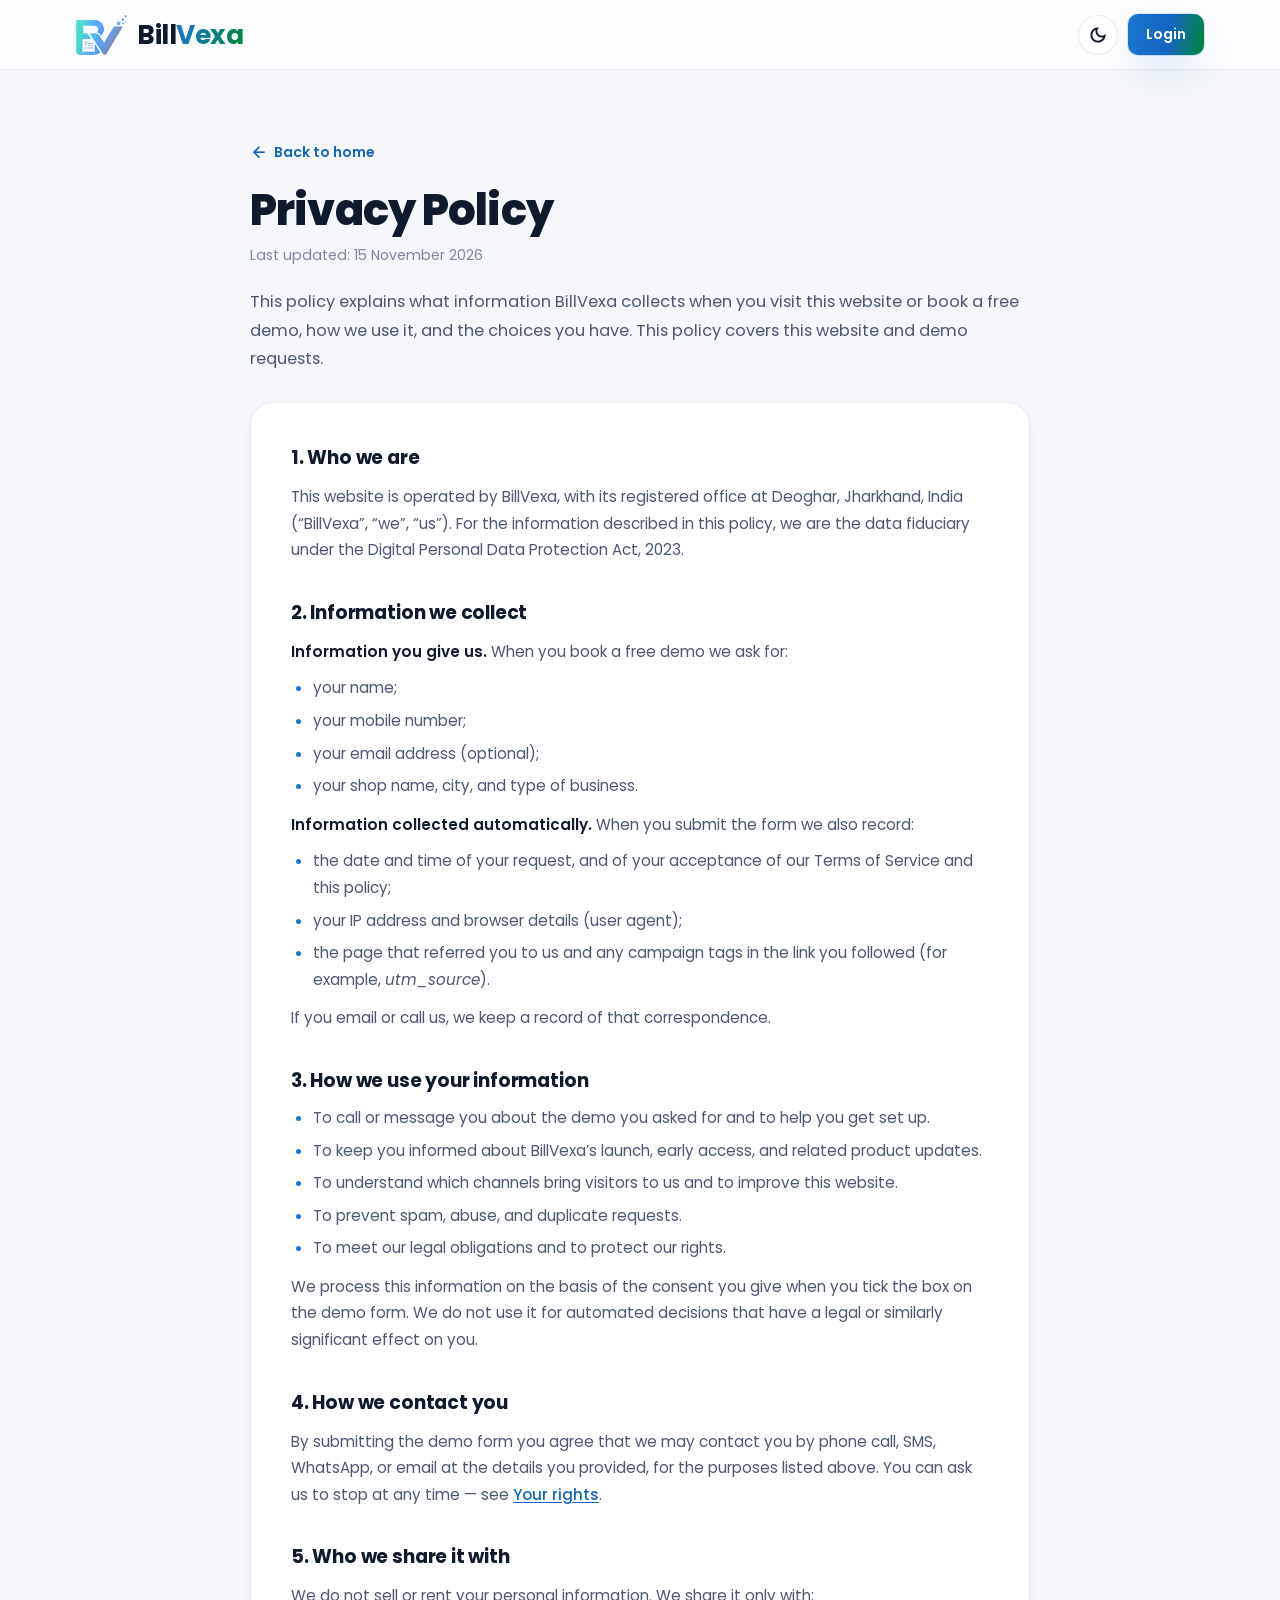
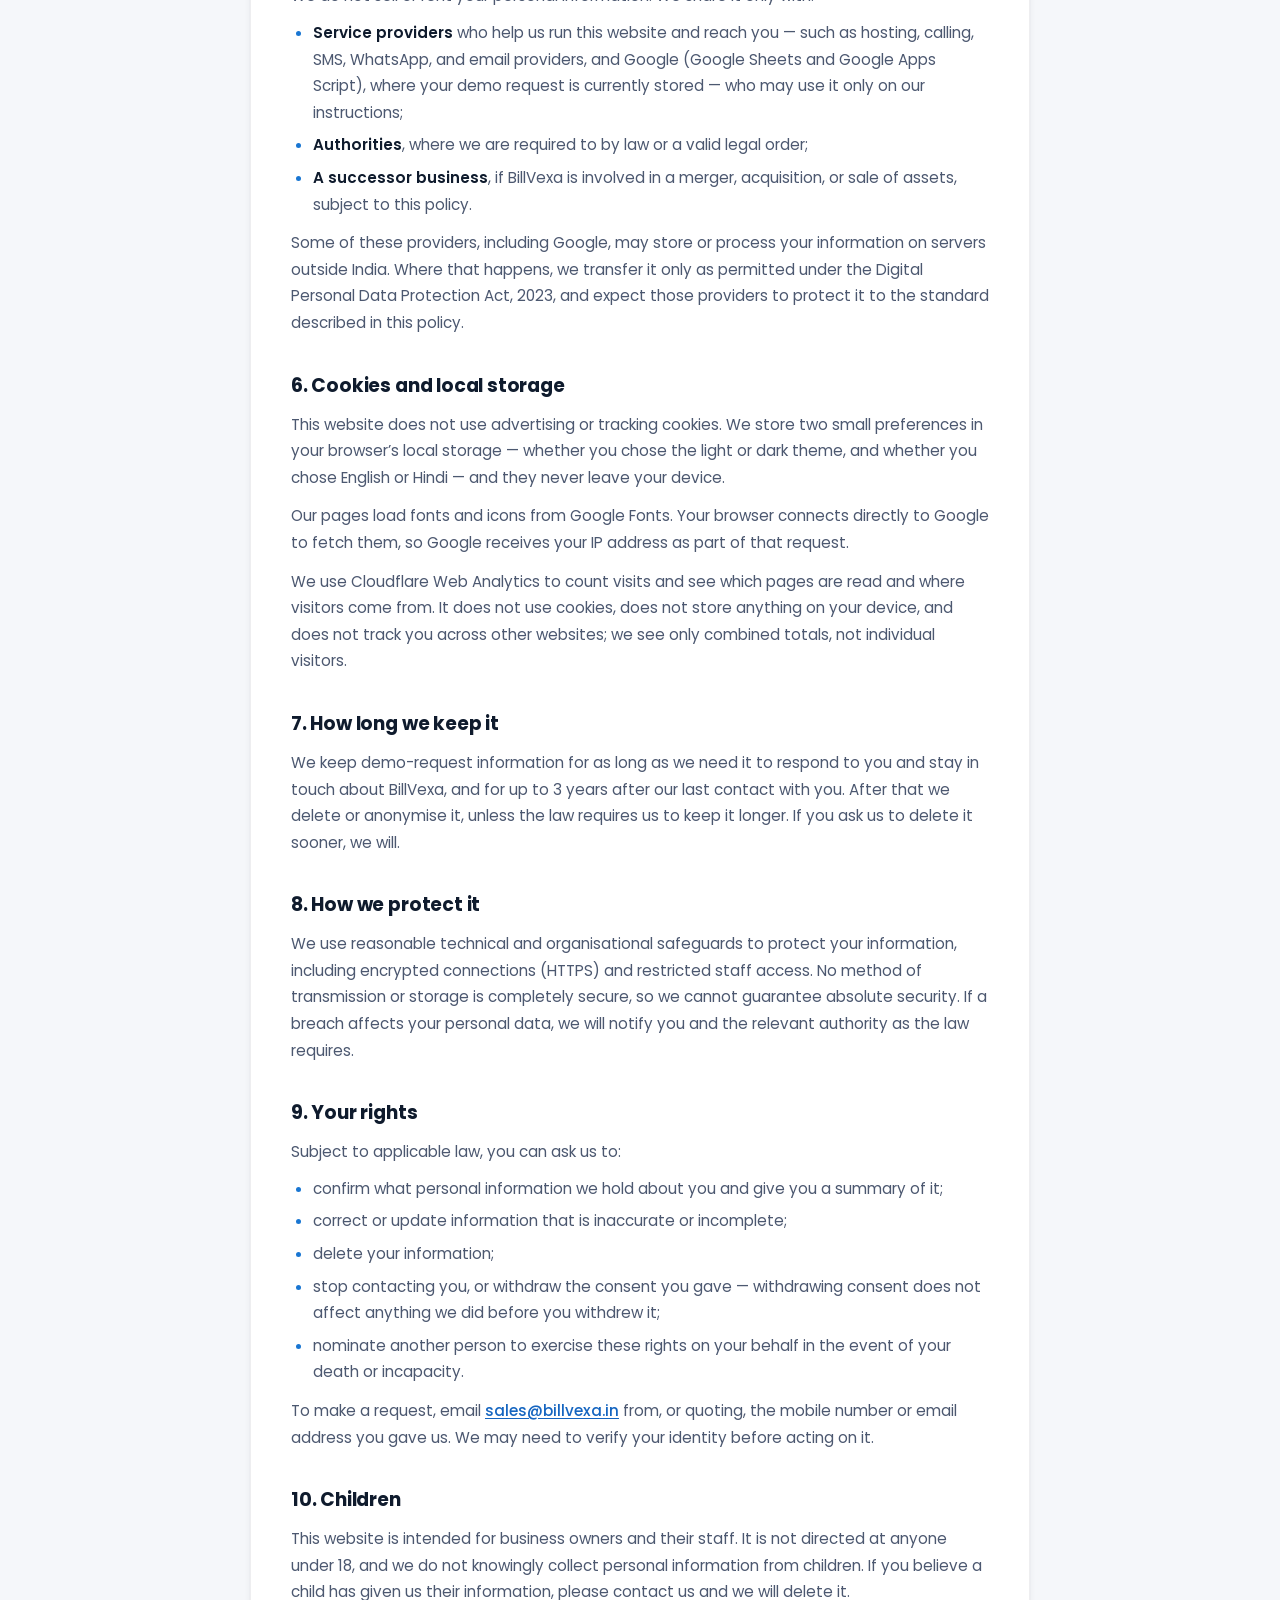
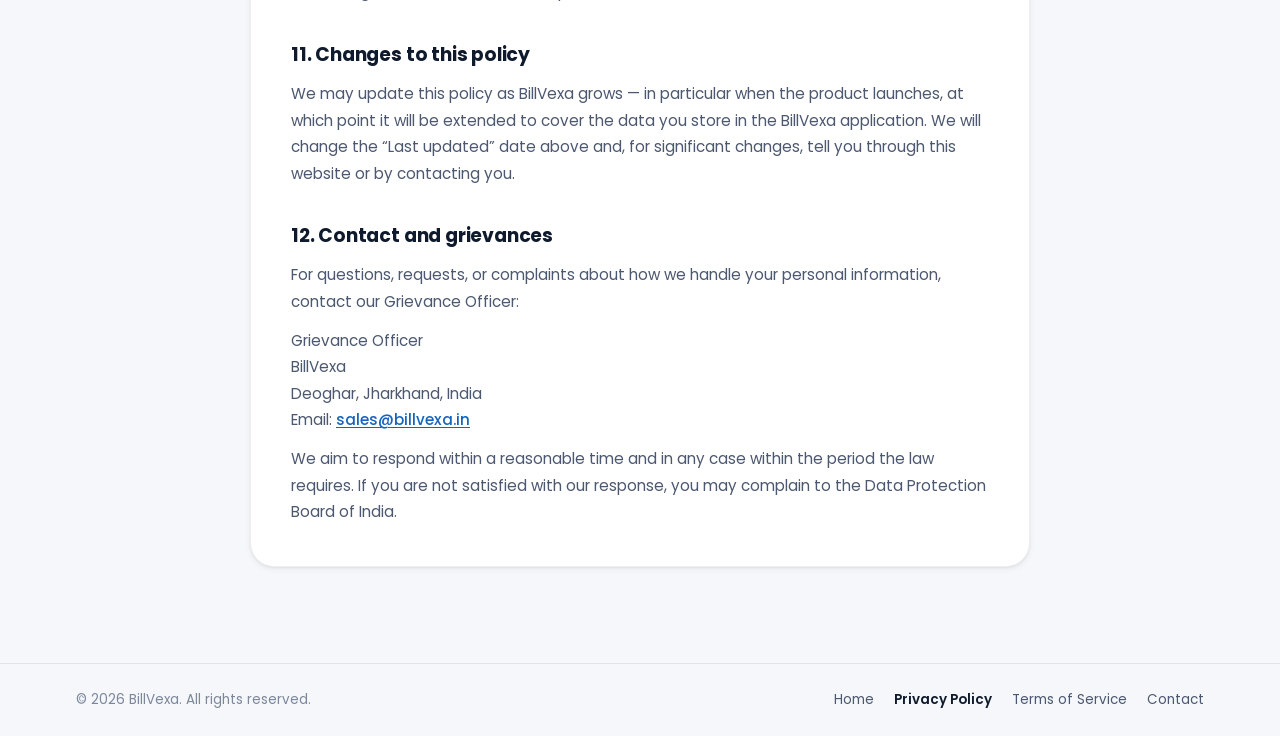
<file: privacy.html>
<!doctype html>
<html lang="en-IN">
<head>
<meta charset="UTF-8" />
<meta name="viewport" content="width=device-width, initial-scale=1, viewport-fit=cover" />
<title>Privacy Policy — BillVexa</title>
<meta name="description" content="How BillVexa collects, uses, and protects the information you share when you book a free demo." />
<meta name="robots" content="index, follow" />
<link rel="canonical" href="https://www.billvexa.in/privacy.html" />
<link rel="icon" href="favicon.ico" sizes="48x48" />
<link rel="icon" type="image/svg+xml" href="favicon.svg" />
<link rel="apple-touch-icon" href="apple-touch-icon.png" />
<link rel="preconnect" href="https://fonts.googleapis.com" />
<link rel="preconnect" href="https://fonts.gstatic.com" crossorigin />
<link href="https://fonts.googleapis.com/css2?family=Poppins:wght@400;500;600;700;800&amp;display=swap" rel="stylesheet" />
<link href="https://fonts.googleapis.com/css2?family=Material+Symbols+Outlined:opsz,wght,FILL,GRAD@24,500,0,0&amp;icon_names=arrow_back,dark_mode,light_mode&amp;display=block" rel="stylesheet" />
<link rel="stylesheet" href="legal.css" />
<script>
/* Apply the saved theme before first paint (same key as index.html). */
(function () {
  try {
    var t = localStorage.getItem('billvexa-theme');
    if (t === 'light' || t === 'dark') document.documentElement.setAttribute('data-theme', t);
  } catch (e) { /* storage unavailable — fall back to the system theme */ }
})();
</script>
</head>
<body>
<header class="nav">
  <div class="container nav-inner">
    <a href="index.html" class="brand" aria-label="BillVexa home">
      <img class="brand-mark" src="logo.png" alt="" width="44" height="34" aria-hidden="true" />
      <span class="brand-name">Bill<span class="brand-accent">Vexa</span></span>
    </a>
    <div class="nav-actions">
      <button class="icon-btn" id="theme-toggle" type="button" aria-label="Toggle dark mode">
        <span class="material-symbols-outlined icon-light" aria-hidden="true">dark_mode</span>
        <span class="material-symbols-outlined icon-dark" aria-hidden="true">light_mode</span>
      </button>
      <a href="https://app.billvexa.in/auth/login" class="btn">Login</a>
    </div>
  </div>
</header>

<main class="legal">
  <div class="container">
    <article class="legal-doc">
      <a href="index.html" class="back-link"><span class="material-symbols-outlined" aria-hidden="true">arrow_back</span>Back to home</a>
      <h1>Privacy Policy</h1>
      <p class="legal-meta">Last updated: 15 November 2026</p>
      <p class="legal-intro">This policy explains what information BillVexa collects when you visit this website or book a free demo, how we use it, and the choices you have. This policy covers this website and demo requests.</p>

      <div class="legal-body">
        <h2 id="who-we-are">1. Who we are</h2>
        <p>This website is operated by BillVexa, with its registered office at Deoghar, Jharkhand, India (&ldquo;BillVexa&rdquo;, &ldquo;we&rdquo;, &ldquo;us&rdquo;). For the information described in this policy, we are the data fiduciary under the Digital Personal Data Protection Act, 2023.</p>

        <h2 id="what-we-collect">2. Information we collect</h2>
        <p><strong>Information you give us.</strong> When you book a free demo we ask for:</p>
        <ul>
          <li>your name;</li>
          <li>your mobile number;</li>
          <li>your email address (optional);</li>
          <li>your shop name, city, and type of business.</li>
        </ul>
        <p><strong>Information collected automatically.</strong> When you submit the form we also record:</p>
        <ul>
          <li>the date and time of your request, and of your acceptance of our Terms of Service and this policy;</li>
          <li>your IP address and browser details (user agent);</li>
          <li>the page that referred you to us and any campaign tags in the link you followed (for example, <em>utm_source</em>).</li>
        </ul>
        <p>If you email or call us, we keep a record of that correspondence.</p>

        <h2 id="how-we-use">3. How we use your information</h2>
        <ul>
          <li>To call or message you about the demo you asked for and to help you get set up.</li>
          <li>To keep you informed about BillVexa&rsquo;s launch, early access, and related product updates.</li>
          <li>To understand which channels bring visitors to us and to improve this website.</li>
          <li>To prevent spam, abuse, and duplicate requests.</li>
          <li>To meet our legal obligations and to protect our rights.</li>
        </ul>
        <p>We process this information on the basis of the consent you give when you tick the box on the demo form. We do not use it for automated decisions that have a legal or similarly significant effect on you.</p>

        <h2 id="how-we-contact">4. How we contact you</h2>
        <p>By submitting the demo form you agree that we may contact you by phone call, SMS, WhatsApp, or email at the details you provided, for the purposes listed above. You can ask us to stop at any time &mdash; see <a href="#your-rights">Your rights</a>.</p>

        <h2 id="sharing">5. Who we share it with</h2>
        <p>We do not sell or rent your personal information. We share it only with:</p>
        <ul>
          <li><strong>Service providers</strong> who help us run this website and reach you &mdash; such as hosting, calling, SMS, WhatsApp, and email providers, and Google (Google Sheets and Google Apps Script), where your demo request is currently stored &mdash; who may use it only on our instructions;</li>
          <li><strong>Authorities</strong>, where we are required to by law or a valid legal order;</li>
          <li><strong>A successor business</strong>, if BillVexa is involved in a merger, acquisition, or sale of assets, subject to this policy.</li>
        </ul>
        <p>Some of these providers, including Google, may store or process your information on servers outside India. Where that happens, we transfer it only as permitted under the Digital Personal Data Protection Act, 2023, and expect those providers to protect it to the standard described in this policy.</p>

        <h2 id="cookies">6. Cookies and local storage</h2>
        <p>This website does not use advertising or tracking cookies. We store two small preferences in your browser&rsquo;s local storage &mdash; whether you chose the light or dark theme, and whether you chose English or Hindi &mdash; and they never leave your device.</p>
        <p>Our pages load fonts and icons from Google Fonts. Your browser connects directly to Google to fetch them, so Google receives your IP address as part of that request.</p>
        <p>We use Cloudflare Web Analytics to count visits and see which pages are read and where visitors come from. It does not use cookies, does not store anything on your device, and does not track you across other websites; we see only combined totals, not individual visitors.</p>

        <h2 id="retention">7. How long we keep it</h2>
        <p>We keep demo-request information for as long as we need it to respond to you and stay in touch about BillVexa, and for up to 3 years after our last contact with you. After that we delete or anonymise it, unless the law requires us to keep it longer. If you ask us to delete it sooner, we will.</p>

        <h2 id="security">8. How we protect it</h2>
        <p>We use reasonable technical and organisational safeguards to protect your information, including encrypted connections (HTTPS) and restricted staff access. No method of transmission or storage is completely secure, so we cannot guarantee absolute security. If a breach affects your personal data, we will notify you and the relevant authority as the law requires.</p>

        <h2 id="your-rights">9. Your rights</h2>
        <p>Subject to applicable law, you can ask us to:</p>
        <ul>
          <li>confirm what personal information we hold about you and give you a summary of it;</li>
          <li>correct or update information that is inaccurate or incomplete;</li>
          <li>delete your information;</li>
          <li>stop contacting you, or withdraw the consent you gave &mdash; withdrawing consent does not affect anything we did before you withdrew it;</li>
          <li>nominate another person to exercise these rights on your behalf in the event of your death or incapacity.</li>
        </ul>
        <p>To make a request, email <a href="mailto:sales@billvexa.in">sales@billvexa.in</a> from, or quoting, the mobile number or email address you gave us. We may need to verify your identity before acting on it.</p>

        <h2 id="children">10. Children</h2>
        <p>This website is intended for business owners and their staff. It is not directed at anyone under 18, and we do not knowingly collect personal information from children. If you believe a child has given us their information, please contact us and we will delete it.</p>

        <h2 id="changes">11. Changes to this policy</h2>
        <p>We may update this policy as BillVexa grows &mdash; in particular when the product launches, at which point it will be extended to cover the data you store in the BillVexa application. We will change the &ldquo;Last updated&rdquo; date above and, for significant changes, tell you through this website or by contacting you.</p>

        <h2 id="contact">12. Contact and grievances</h2>
        <p>For questions, requests, or complaints about how we handle your personal information, contact our Grievance Officer:</p>
        <address>
          Grievance Officer<br />
          BillVexa<br />
          Deoghar, Jharkhand, India<br />
          Email: <a href="mailto:sales@billvexa.in">sales@billvexa.in</a>
        </address>
        <p>We aim to respond within a reasonable time and in any case within the period the law requires. If you are not satisfied with our response, you may complain to the Data Protection Board of India.</p>
      </div>
    </article>
  </div>
</main>

<footer class="footer">
  <div class="container footer-inner">
    <span>© 2026 BillVexa. All rights reserved.</span>
    <nav class="footer-links" aria-label="Legal">
      <a href="index.html">Home</a>
      <a href="privacy.html" aria-current="page">Privacy Policy</a>
      <a href="terms.html">Terms of Service</a>
      <a href="mailto:sales@billvexa.in">Contact</a>
    </nav>
  </div>
</footer>

<script>
(function () {
  'use strict';
  var root = document.documentElement;
  document.getElementById('theme-toggle').addEventListener('click', function () {
    var systemDark = window.matchMedia('(prefers-color-scheme: dark)').matches;
    var current = root.getAttribute('data-theme') || (systemDark ? 'dark' : 'light');
    var next = current === 'dark' ? 'light' : 'dark';
    root.setAttribute('data-theme', next);
    try { localStorage.setItem('billvexa-theme', next); } catch (e) { /* ignore */ }
  });
})();
</script>
</body>
</html>
</file>
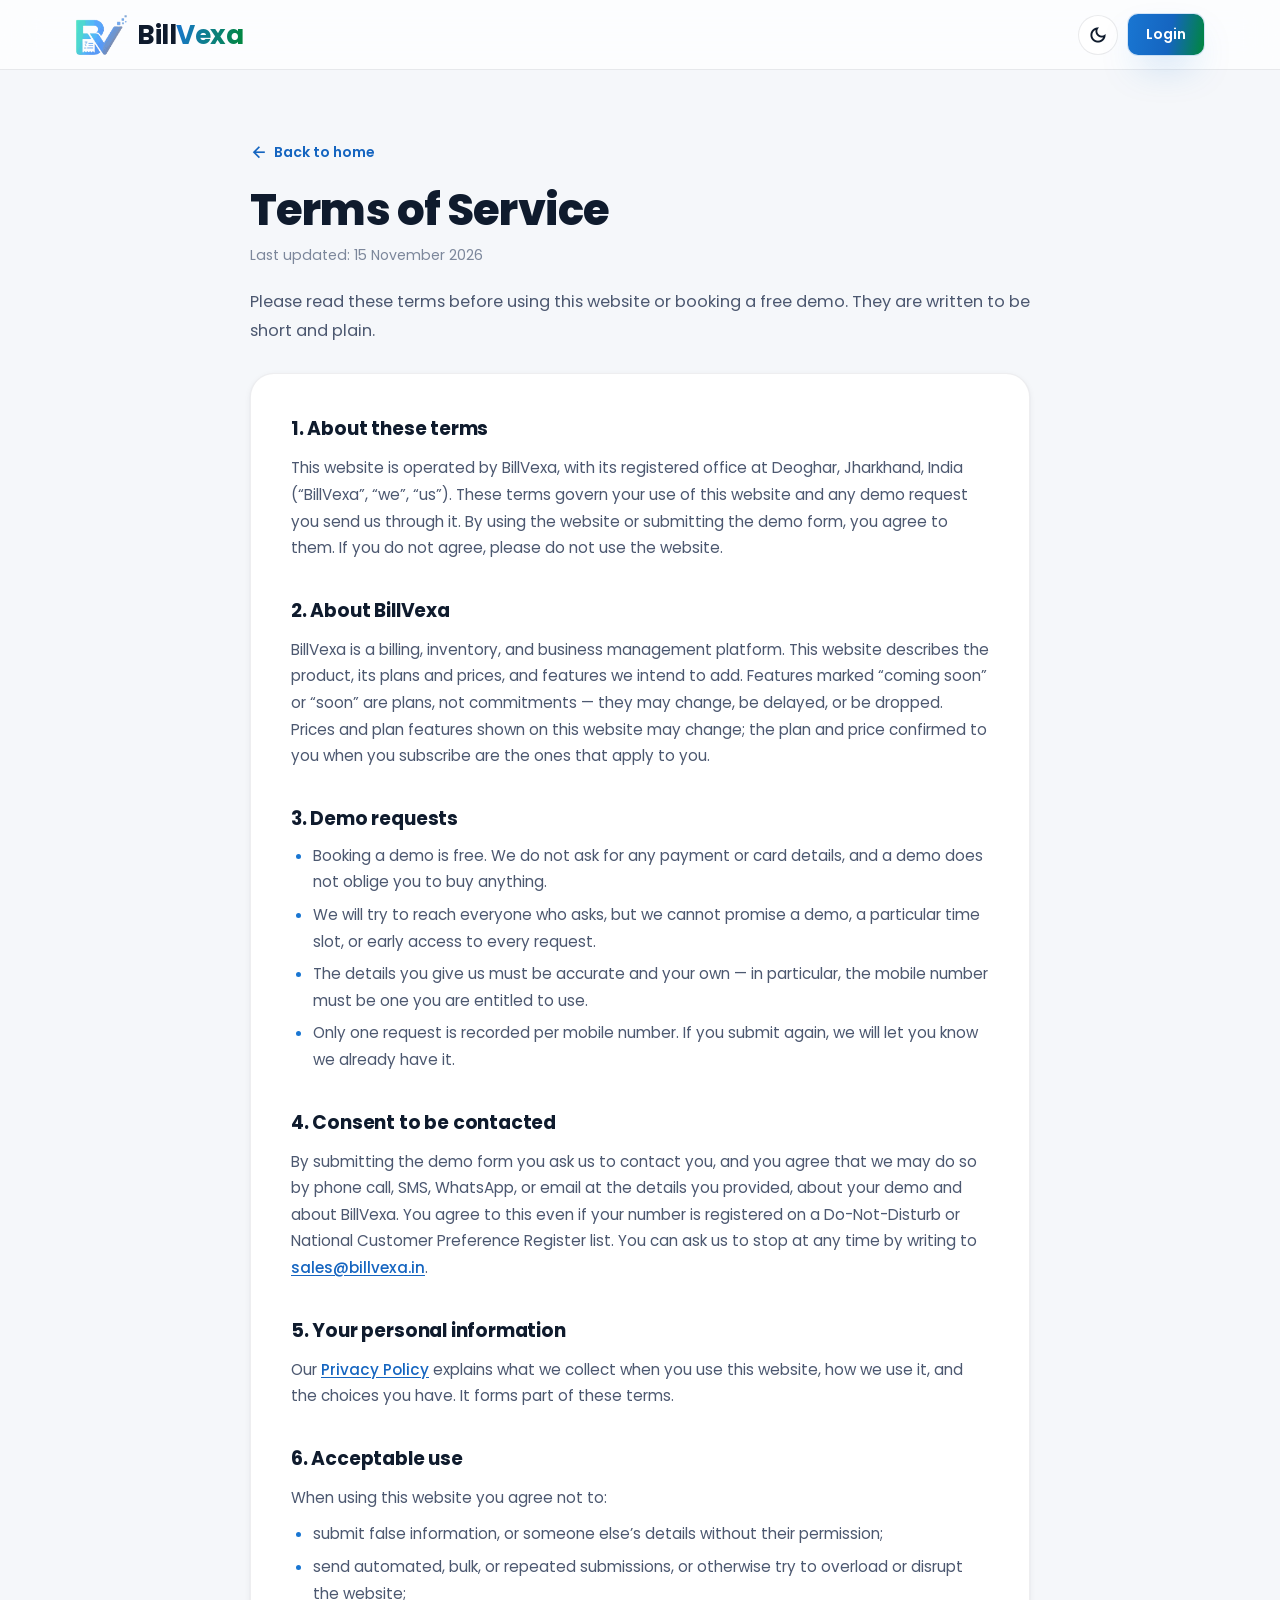
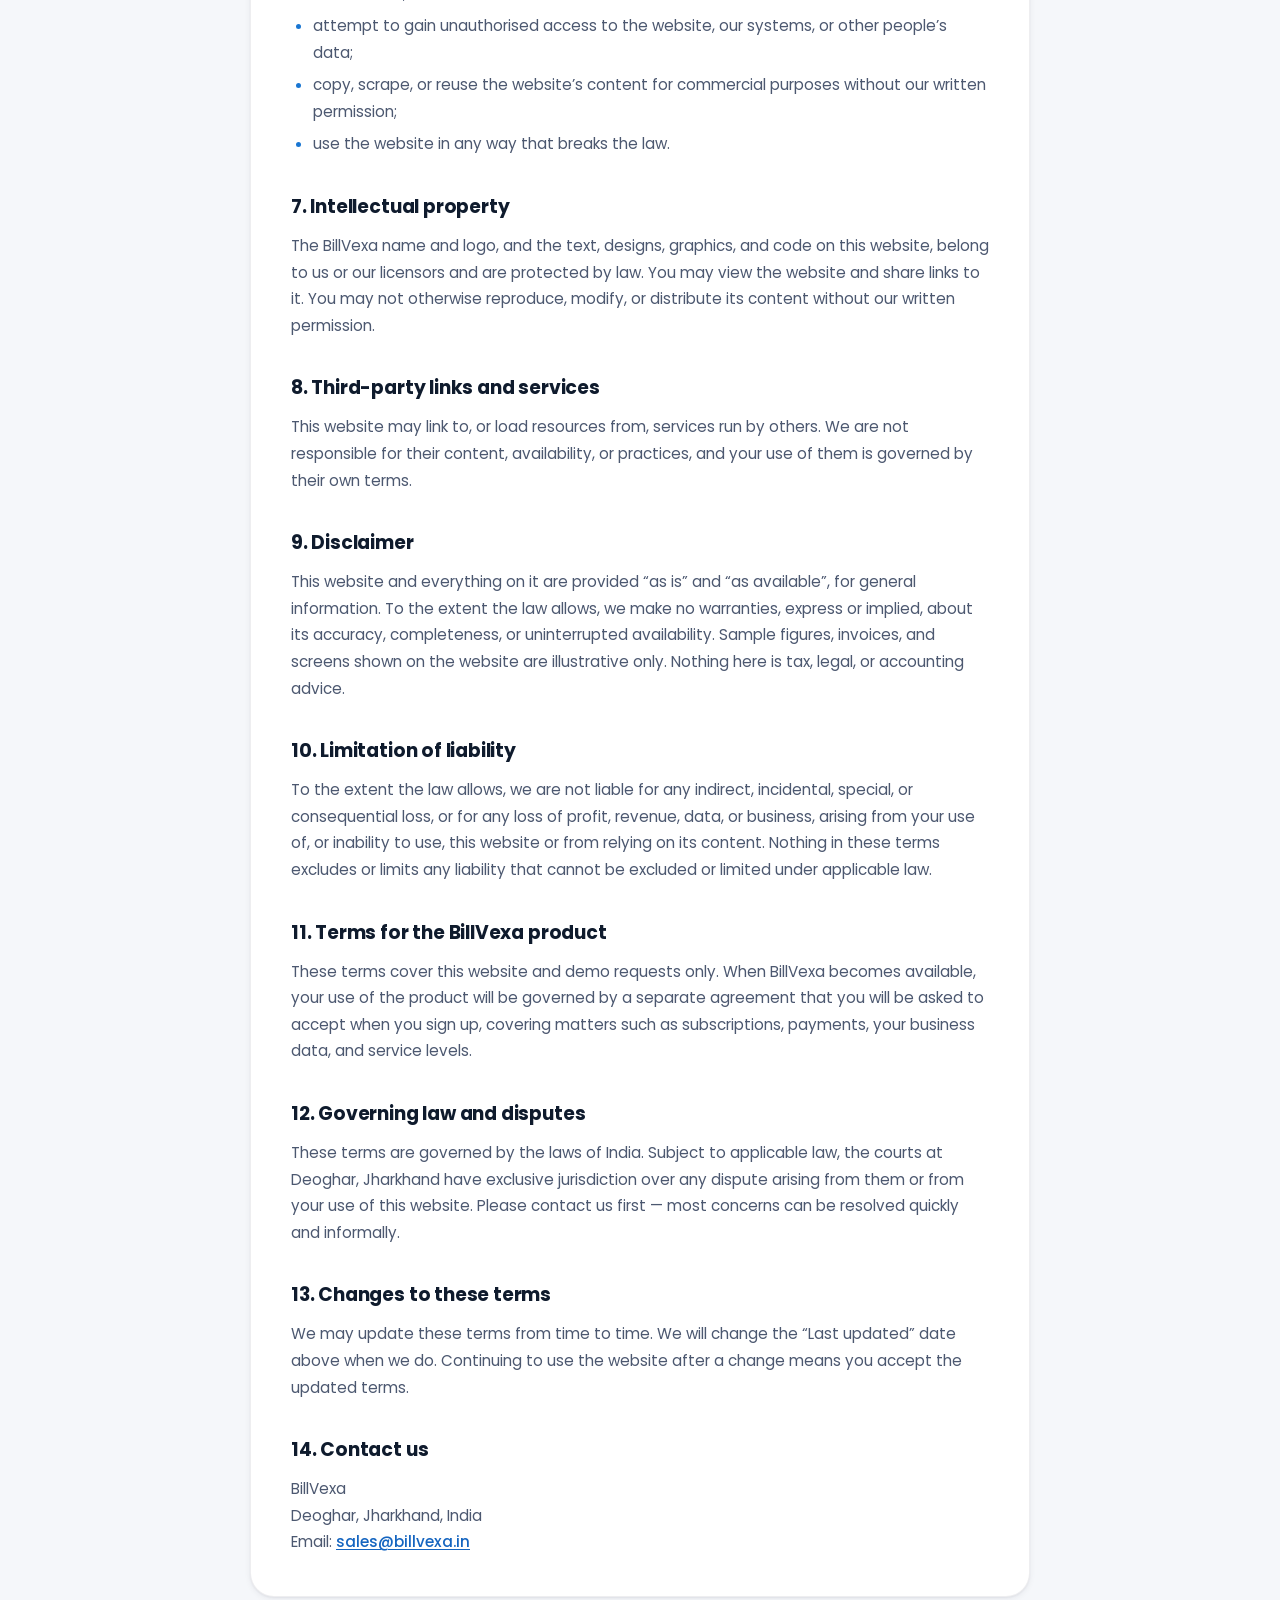
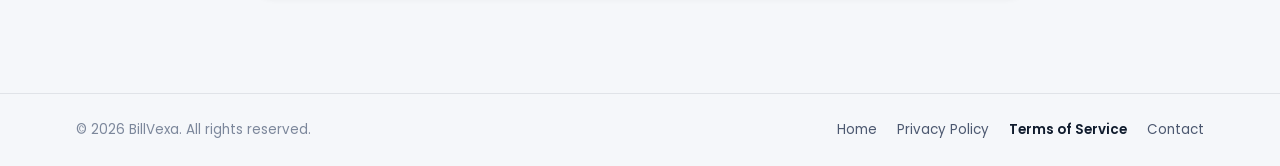
<file: terms.html>
<!doctype html>
<html lang="en-IN">
<head>
<meta charset="UTF-8" />
<meta name="viewport" content="width=device-width, initial-scale=1, viewport-fit=cover" />
<title>Terms of Service — BillVexa</title>
<meta name="description" content="The terms that apply when you use the BillVexa website or book a free demo." />
<meta name="robots" content="index, follow" />
<link rel="canonical" href="https://www.billvexa.in/terms.html" />
<link rel="icon" href="favicon.ico" sizes="48x48" />
<link rel="icon" type="image/svg+xml" href="favicon.svg" />
<link rel="apple-touch-icon" href="apple-touch-icon.png" />
<link rel="preconnect" href="https://fonts.googleapis.com" />
<link rel="preconnect" href="https://fonts.gstatic.com" crossorigin />
<link href="https://fonts.googleapis.com/css2?family=Poppins:wght@400;500;600;700;800&amp;display=swap" rel="stylesheet" />
<link href="https://fonts.googleapis.com/css2?family=Material+Symbols+Outlined:opsz,wght,FILL,GRAD@24,500,0,0&amp;icon_names=arrow_back,dark_mode,light_mode&amp;display=block" rel="stylesheet" />
<link rel="stylesheet" href="legal.css" />
<script>
/* Apply the saved theme before first paint (same key as index.html). */
(function () {
  try {
    var t = localStorage.getItem('billvexa-theme');
    if (t === 'light' || t === 'dark') document.documentElement.setAttribute('data-theme', t);
  } catch (e) { /* storage unavailable — fall back to the system theme */ }
})();
</script>
</head>
<body>
<header class="nav">
  <div class="container nav-inner">
    <a href="index.html" class="brand" aria-label="BillVexa home">
      <img class="brand-mark" src="logo.png" alt="" width="44" height="34" aria-hidden="true" />
      <span class="brand-name">Bill<span class="brand-accent">Vexa</span></span>
    </a>
    <div class="nav-actions">
      <button class="icon-btn" id="theme-toggle" type="button" aria-label="Toggle dark mode">
        <span class="material-symbols-outlined icon-light" aria-hidden="true">dark_mode</span>
        <span class="material-symbols-outlined icon-dark" aria-hidden="true">light_mode</span>
      </button>
      <a href="https://app.billvexa.in/auth/login" class="btn">Login</a>
    </div>
  </div>
</header>

<main class="legal">
  <div class="container">
    <article class="legal-doc">
      <a href="index.html" class="back-link"><span class="material-symbols-outlined" aria-hidden="true">arrow_back</span>Back to home</a>
      <h1>Terms of Service</h1>
      <p class="legal-meta">Last updated: 15 November 2026</p>
      <p class="legal-intro">Please read these terms before using this website or booking a free demo. They are written to be short and plain.</p>

      <div class="legal-body">
        <h2 id="about">1. About these terms</h2>
        <p>This website is operated by BillVexa, with its registered office at Deoghar, Jharkhand, India (&ldquo;BillVexa&rdquo;, &ldquo;we&rdquo;, &ldquo;us&rdquo;). These terms govern your use of this website and any demo request you send us through it. By using the website or submitting the demo form, you agree to them. If you do not agree, please do not use the website.</p>

        <h2 id="pre-launch">2. About BillVexa</h2>
        <p>BillVexa is a billing, inventory, and business management platform. This website describes the product, its plans and prices, and features we intend to add. Features marked &ldquo;coming soon&rdquo; or &ldquo;soon&rdquo; are plans, not commitments &mdash; they may change, be delayed, or be dropped. Prices and plan features shown on this website may change; the plan and price confirmed to you when you subscribe are the ones that apply to you.</p>

        <h2 id="demo">3. Demo requests</h2>
        <ul>
          <li>Booking a demo is free. We do not ask for any payment or card details, and a demo does not oblige you to buy anything.</li>
          <li>We will try to reach everyone who asks, but we cannot promise a demo, a particular time slot, or early access to every request.</li>
          <li>The details you give us must be accurate and your own &mdash; in particular, the mobile number must be one you are entitled to use.</li>
          <li>Only one request is recorded per mobile number. If you submit again, we will let you know we already have it.</li>
        </ul>

        <h2 id="contact-consent">4. Consent to be contacted</h2>
        <p>By submitting the demo form you ask us to contact you, and you agree that we may do so by phone call, SMS, WhatsApp, or email at the details you provided, about your demo and about BillVexa. You agree to this even if your number is registered on a Do-Not-Disturb or National Customer Preference Register list. You can ask us to stop at any time by writing to <a href="mailto:sales@billvexa.in">sales@billvexa.in</a>.</p>

        <h2 id="privacy">5. Your personal information</h2>
        <p>Our <a href="privacy.html">Privacy Policy</a> explains what we collect when you use this website, how we use it, and the choices you have. It forms part of these terms.</p>

        <h2 id="acceptable-use">6. Acceptable use</h2>
        <p>When using this website you agree not to:</p>
        <ul>
          <li>submit false information, or someone else&rsquo;s details without their permission;</li>
          <li>send automated, bulk, or repeated submissions, or otherwise try to overload or disrupt the website;</li>
          <li>attempt to gain unauthorised access to the website, our systems, or other people&rsquo;s data;</li>
          <li>copy, scrape, or reuse the website&rsquo;s content for commercial purposes without our written permission;</li>
          <li>use the website in any way that breaks the law.</li>
        </ul>

        <h2 id="ip">7. Intellectual property</h2>
        <p>The BillVexa name and logo, and the text, designs, graphics, and code on this website, belong to us or our licensors and are protected by law. You may view the website and share links to it. You may not otherwise reproduce, modify, or distribute its content without our written permission.</p>

        <h2 id="third-party">8. Third-party links and services</h2>
        <p>This website may link to, or load resources from, services run by others. We are not responsible for their content, availability, or practices, and your use of them is governed by their own terms.</p>

        <h2 id="disclaimer">9. Disclaimer</h2>
        <p>This website and everything on it are provided &ldquo;as is&rdquo; and &ldquo;as available&rdquo;, for general information. To the extent the law allows, we make no warranties, express or implied, about its accuracy, completeness, or uninterrupted availability. Sample figures, invoices, and screens shown on the website are illustrative only. Nothing here is tax, legal, or accounting advice.</p>

        <h2 id="liability">10. Limitation of liability</h2>
        <p>To the extent the law allows, we are not liable for any indirect, incidental, special, or consequential loss, or for any loss of profit, revenue, data, or business, arising from your use of, or inability to use, this website or from relying on its content. Nothing in these terms excludes or limits any liability that cannot be excluded or limited under applicable law.</p>

        <h2 id="product-terms">11. Terms for the BillVexa product</h2>
        <p>These terms cover this website and demo requests only. When BillVexa becomes available, your use of the product will be governed by a separate agreement that you will be asked to accept when you sign up, covering matters such as subscriptions, payments, your business data, and service levels.</p>

        <h2 id="law">12. Governing law and disputes</h2>
        <p>These terms are governed by the laws of India. Subject to applicable law, the courts at Deoghar, Jharkhand have exclusive jurisdiction over any dispute arising from them or from your use of this website. Please contact us first &mdash; most concerns can be resolved quickly and informally.</p>

        <h2 id="changes">13. Changes to these terms</h2>
        <p>We may update these terms from time to time. We will change the &ldquo;Last updated&rdquo; date above when we do. Continuing to use the website after a change means you accept the updated terms.</p>

        <h2 id="contact">14. Contact us</h2>
        <address>
          BillVexa<br />
          Deoghar, Jharkhand, India<br />
          Email: <a href="mailto:sales@billvexa.in">sales@billvexa.in</a>
        </address>
      </div>
    </article>
  </div>
</main>

<footer class="footer">
  <div class="container footer-inner">
    <span>© 2026 BillVexa. All rights reserved.</span>
    <nav class="footer-links" aria-label="Legal">
      <a href="index.html">Home</a>
      <a href="privacy.html">Privacy Policy</a>
      <a href="terms.html" aria-current="page">Terms of Service</a>
      <a href="mailto:sales@billvexa.in">Contact</a>
    </nav>
  </div>
</footer>

<script>
(function () {
  'use strict';
  var root = document.documentElement;
  document.getElementById('theme-toggle').addEventListener('click', function () {
    var systemDark = window.matchMedia('(prefers-color-scheme: dark)').matches;
    var current = root.getAttribute('data-theme') || (systemDark ? 'dark' : 'light');
    var next = current === 'dark' ? 'light' : 'dark';
    root.setAttribute('data-theme', next);
    try { localStorage.setItem('billvexa-theme', next); } catch (e) { /* ignore */ }
  });
})();
</script>
</body>
</html>
</file>
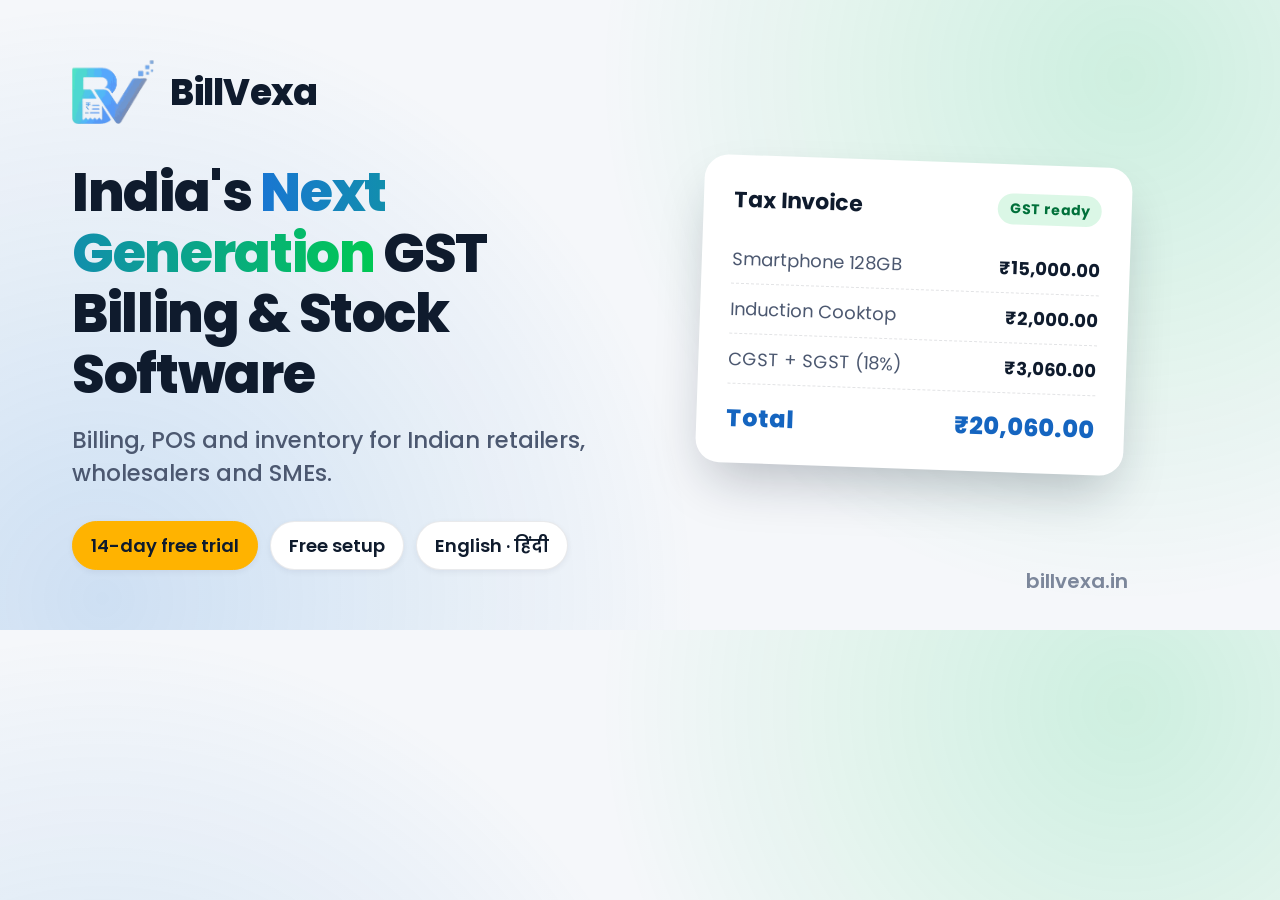
<file: brand/og-image.html>
<!-- Source for og-image.png (one folder up) (1200x630). Logo comes from ../logo.png (run make-icons.py first). Re-render: open in Chrome at 1200x630 and screenshot, or run Playwright: page.setViewportSize({width:1200,height:630}); page.screenshot(). -->
<!doctype html><html><head><meta charset="utf-8">
<link href="https://fonts.googleapis.com/css2?family=Poppins:wght@500;600;700;800&display=swap" rel="stylesheet">
<style>
*{box-sizing:border-box;margin:0;padding:0}
body{width:1200px;height:630px;font-family:Poppins,sans-serif;color:#0F1B2D;overflow:hidden;
 background:radial-gradient(circle at 88% 12%,rgba(0,200,83,.16),transparent 42%),radial-gradient(circle at 8% 95%,rgba(25,118,210,.18),transparent 45%),#F5F7FA;position:relative}
.wrap{display:flex;height:100%;padding:64px 72px;gap:48px;align-items:center}
.left{flex:1.15}
.brand{display:flex;align-items:center;gap:16px;margin-bottom:38px}
.mark{height:64px;width:auto;display:block}
.name{font-size:36px;font-weight:800;letter-spacing:-.02em}
h1{font-size:54px;line-height:1.12;font-weight:800;letter-spacing:-.025em}
h1 span{background:linear-gradient(90deg,#1976D2,#00C853);-webkit-background-clip:text;color:transparent}
p{margin-top:20px;font-size:23px;color:#4C5870;font-weight:500;line-height:1.45}
.chips{display:flex;gap:12px;margin-top:30px}
.chip{padding:10px 18px;border-radius:999px;font-size:18px;font-weight:600;background:#fff;border:1px solid rgba(16,24,43,.09);box-shadow:0 2px 6px rgba(16,24,43,.06)}
.chip.a{background:#FFB300;border-color:#FFB300}
.right{flex:.85}
.card{background:#fff;border-radius:24px;padding:28px 30px;box-shadow:0 26px 54px -14px rgba(16,24,43,.28);transform:rotate(2deg)}
.ch{display:flex;justify-content:space-between;align-items:center;margin-bottom:18px}
.ch b{font-size:22px}.tag{font-size:14px;font-weight:700;color:#00703A;background:rgba(0,200,83,.14);padding:5px 12px;border-radius:999px}
.row{display:flex;justify-content:space-between;font-size:18px;padding:11px 0;border-bottom:1px dashed rgba(16,24,43,.12);color:#4C5870}
.row b{color:#0F1B2D}
.tot{display:flex;justify-content:space-between;font-size:24px;font-weight:800;margin-top:16px;color:#1565C0}
.url{position:absolute;right:72px;bottom:34px;font-size:20px;font-weight:600;color:#7C879B}
</style></head><body><div class="wrap">
<div class="left">
 <div class="brand"><img class="mark" src="../logo.png" alt=""><div class="name">BillVexa</div></div>
 <h1>India's <span>Next Generation</span> GST Billing &amp; Stock Software</h1>
 <p>Billing, POS and inventory for Indian retailers, wholesalers and SMEs.</p>
 <div class="chips"><div class="chip a">14-day free trial</div><div class="chip">Free setup</div><div class="chip">English · हिंदी</div></div>
</div>
<div class="right"><div class="card">
 <div class="ch"><b>Tax Invoice</b><span class="tag">GST ready</span></div>
 <div class="row"><span>Smartphone 128GB</span><b>₹15,000.00</b></div>
 <div class="row"><span>Induction Cooktop</span><b>₹2,000.00</b></div>
 <div class="row"><span>CGST + SGST (18%)</span><b>₹3,060.00</b></div>
 <div class="tot"><span>Total</span><span>₹20,060.00</span></div>
</div></div>
</div><div class="url">billvexa.in</div></body></html>
</file>
<file: legal.css>
/* Shared styles for the legal pages (privacy.html, terms.html).
   Design tokens mirror index.html — keep the two in sync. */
*, *::before, *::after { box-sizing: border-box; }
body { margin: 0; }
ul { margin: 0; padding: 0; }
a { color: inherit; text-decoration: none; }
button { font: inherit; color: inherit; }
h1, h2, h3, p { margin: 0; }

:root {
  --primary: #1976D2;
  --primary-600: #1565C0;
  --primary-100: #E3F2FD;
  --secondary: #00C853;
  --secondary-700: #00873B;
  --accent-700: #C77E00;

  --bg: #F5F7FA;
  --bg-subtle: #ECF1F7;
  --bg-elevated: #FFFFFF;
  --card: #FFFFFF;
  --card-border: rgba(16, 24, 43, 0.07);
  --ink: #0F1B2D;
  --ink-soft: #4C5870;
  --ink-faint: #7C879B;
  --border: rgba(16, 24, 43, 0.09);
  --nav-bg: rgba(255, 255, 255, 0.72);
  --link: #1565C0;
  --todo-bg: rgba(255, 179, 0, 0.2);

  --shadow-1: 0 1px 2px rgba(16,24,43,.05), 0 2px 6px rgba(16,24,43,.06);
  --glow-primary: 0 0 0 1px rgba(25,118,210,.16), 0 18px 38px -12px rgba(25,118,210,.35);

  --radius-sm: 10px;
  --radius-lg: 24px;
  --font: 'Poppins', 'Segoe UI', sans-serif;
}

[data-theme="dark"] {
  --bg: #0B1220;
  --bg-subtle: #0F1A2E;
  --bg-elevated: #101B30;
  --card: #131F37;
  --card-border: rgba(233, 238, 247, 0.08);
  --ink: #EAEFF8;
  --ink-soft: #A9B4CB;
  --ink-faint: #78859E;
  --border: rgba(233, 238, 247, 0.1);
  --nav-bg: rgba(11, 18, 32, 0.68);
  --primary-100: rgba(25,118,210,0.16);
  --link: #7FB2F5;
  --shadow-1: 0 1px 2px rgba(0,0,0,.35);
  --glow-primary: 0 0 0 1px rgba(56,150,255,.25), 0 18px 38px -12px rgba(25,118,210,.5);
}

@media (prefers-color-scheme: dark) {
  :root:not([data-theme="light"]) {
    --bg: #0B1220;
    --bg-subtle: #0F1A2E;
    --bg-elevated: #101B30;
    --card: #131F37;
    --card-border: rgba(233, 238, 247, 0.08);
    --ink: #EAEFF8;
    --ink-soft: #A9B4CB;
    --ink-faint: #78859E;
    --border: rgba(233, 238, 247, 0.1);
    --nav-bg: rgba(11, 18, 32, 0.68);
    --primary-100: rgba(25,118,210,0.16);
    --link: #7FB2F5;
    --shadow-1: 0 1px 2px rgba(0,0,0,.35);
    --glow-primary: 0 0 0 1px rgba(56,150,255,.25), 0 18px 38px -12px rgba(25,118,210,.5);
  }
}

body {
  font-family: var(--font);
  background: var(--bg);
  color: var(--ink);
  -webkit-font-smoothing: antialiased;
}

.material-symbols-outlined {
  font-variation-settings: 'FILL' 0, 'wght' 500, 'GRAD' 0, 'opsz' 24;
  font-size: 1.25em;
  line-height: 1;
  vertical-align: middle;
}

:focus-visible { outline: 2.5px solid var(--primary); outline-offset: 3px; border-radius: 6px; }

.container { width: 100%; max-width: 1224px; margin-inline: auto; padding-inline: clamp(20px, 5vw, 48px); }

/* nav */
.nav {
  position: sticky; top: 0; z-index: 100;
  background: var(--nav-bg);
  backdrop-filter: blur(18px) saturate(160%);
  -webkit-backdrop-filter: blur(18px) saturate(160%);
  border-bottom: 1px solid var(--border);
}
.nav-inner { display: flex; align-items: center; justify-content: space-between; gap: 12px; padding-block: 14px; }
.brand { display: flex; align-items: center; gap: 10px; font-weight: 700; font-size: 1.65rem; letter-spacing: -.02em; }
.brand-mark { height: 40px; width: auto; display: block; }
.brand-accent { background: linear-gradient(100deg, var(--primary), var(--secondary-700)); -webkit-background-clip: text; background-clip: text; color: transparent; }
@media (max-width: 620px) { .brand { font-size: 1.35rem; gap: 8px; } .brand-mark { height: 34px; } }
.nav-actions { display: flex; align-items: center; gap: 10px; }
.icon-btn {
  width: 40px; height: 40px; border-radius: 50%;
  display: flex; align-items: center; justify-content: center;
  background: var(--bg-elevated); border: 1px solid var(--border);
  cursor: pointer; transition: border-color .2s ease, color .2s ease;
}
.icon-btn:hover { border-color: var(--primary); color: var(--primary); }
#theme-toggle .icon-dark { display: none; }
[data-theme="dark"] #theme-toggle .icon-light { display: none; }
[data-theme="dark"] #theme-toggle .icon-dark { display: inline; }
.btn {
  display: inline-flex; align-items: center; justify-content: center; gap: 8px;
  font-weight: 600; font-size: .88rem; padding: 10px 18px; border-radius: var(--radius-sm);
  color: #fff; white-space: nowrap;
  background: linear-gradient(100deg, var(--primary), var(--primary-600) 55%, var(--secondary-700));
  box-shadow: var(--glow-primary);
}

/* document */
.legal { padding-block: clamp(40px, 7vw, 72px) clamp(56px, 8vw, 96px); }
.legal-doc { max-width: 780px; margin-inline: auto; }
.back-link { display: inline-flex; align-items: center; gap: 6px; font-size: .88rem; font-weight: 600; color: var(--link); }
.back-link:hover { text-decoration: underline; }
.legal-doc h1 { margin-top: 18px; font-size: clamp(1.9rem, 1.5rem + 1.8vw, 2.7rem); font-weight: 800; letter-spacing: -.02em; line-height: 1.15; }
.legal-meta { margin-top: 10px; font-size: .88rem; color: var(--ink-faint); }
.legal-intro { margin-top: 22px; font-size: 1.02rem; line-height: 1.75; color: var(--ink-soft); }

.legal-body {
  margin-top: 28px;
  background: var(--card); border: 1px solid var(--card-border);
  border-radius: var(--radius-lg); box-shadow: var(--shadow-1);
  padding: clamp(22px, 4vw, 40px);
}
.legal-body h2 { font-size: 1.18rem; font-weight: 700; letter-spacing: -.01em; margin-top: 34px; scroll-margin-top: 90px; }
.legal-body h2:first-child { margin-top: 0; }
.legal-body p, .legal-body li { font-size: .95rem; line-height: 1.75; color: var(--ink-soft); }
.legal-body p { margin-top: 12px; }
.legal-body ul { margin-top: 10px; padding-left: 22px; list-style: disc; }
.legal-body li { margin-top: 6px; }
.legal-body li::marker { color: var(--primary); }
.legal-body strong { color: var(--ink); font-weight: 600; }
.legal-body a { color: var(--link); font-weight: 500; text-decoration: underline; text-underline-offset: 2px; }
.legal-body address { font-style: normal; margin-top: 12px; font-size: .95rem; line-height: 1.75; color: var(--ink-soft); }
/* Unfilled details the business still has to supply before go-live. */
.todo { background: var(--todo-bg); color: var(--ink); padding: 1px 6px; border-radius: 5px; font-weight: 500; }

/* footer */
.footer { border-top: 1px solid var(--border); padding-block: 26px; }
.footer-inner { display: flex; flex-wrap: wrap; gap: 12px 24px; align-items: center; justify-content: space-between; font-size: .84rem; color: var(--ink-faint); }
.footer-links { display: flex; flex-wrap: wrap; gap: 8px 20px; }
.footer-links a { color: var(--ink-soft); }
.footer-links a:hover { color: var(--primary); }
.footer-links a[aria-current="page"] { color: var(--ink); font-weight: 600; }
</file>
